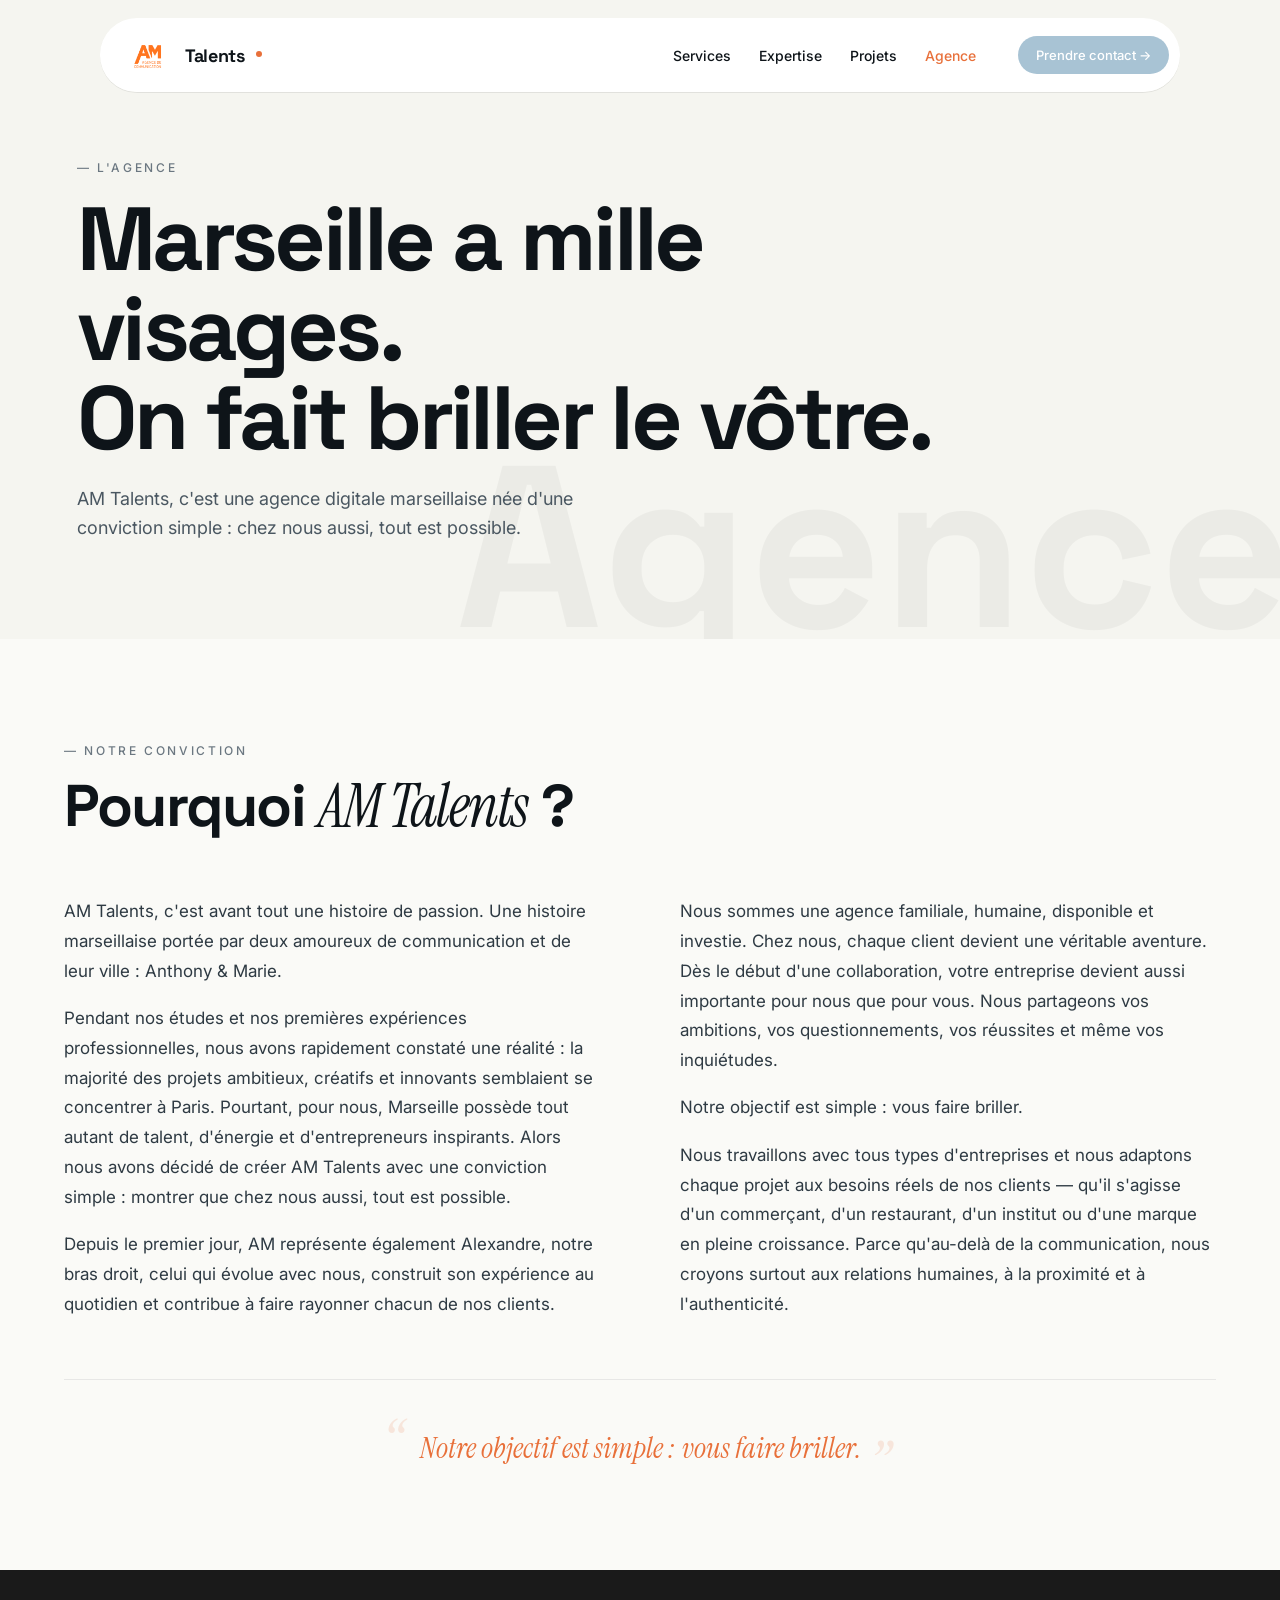
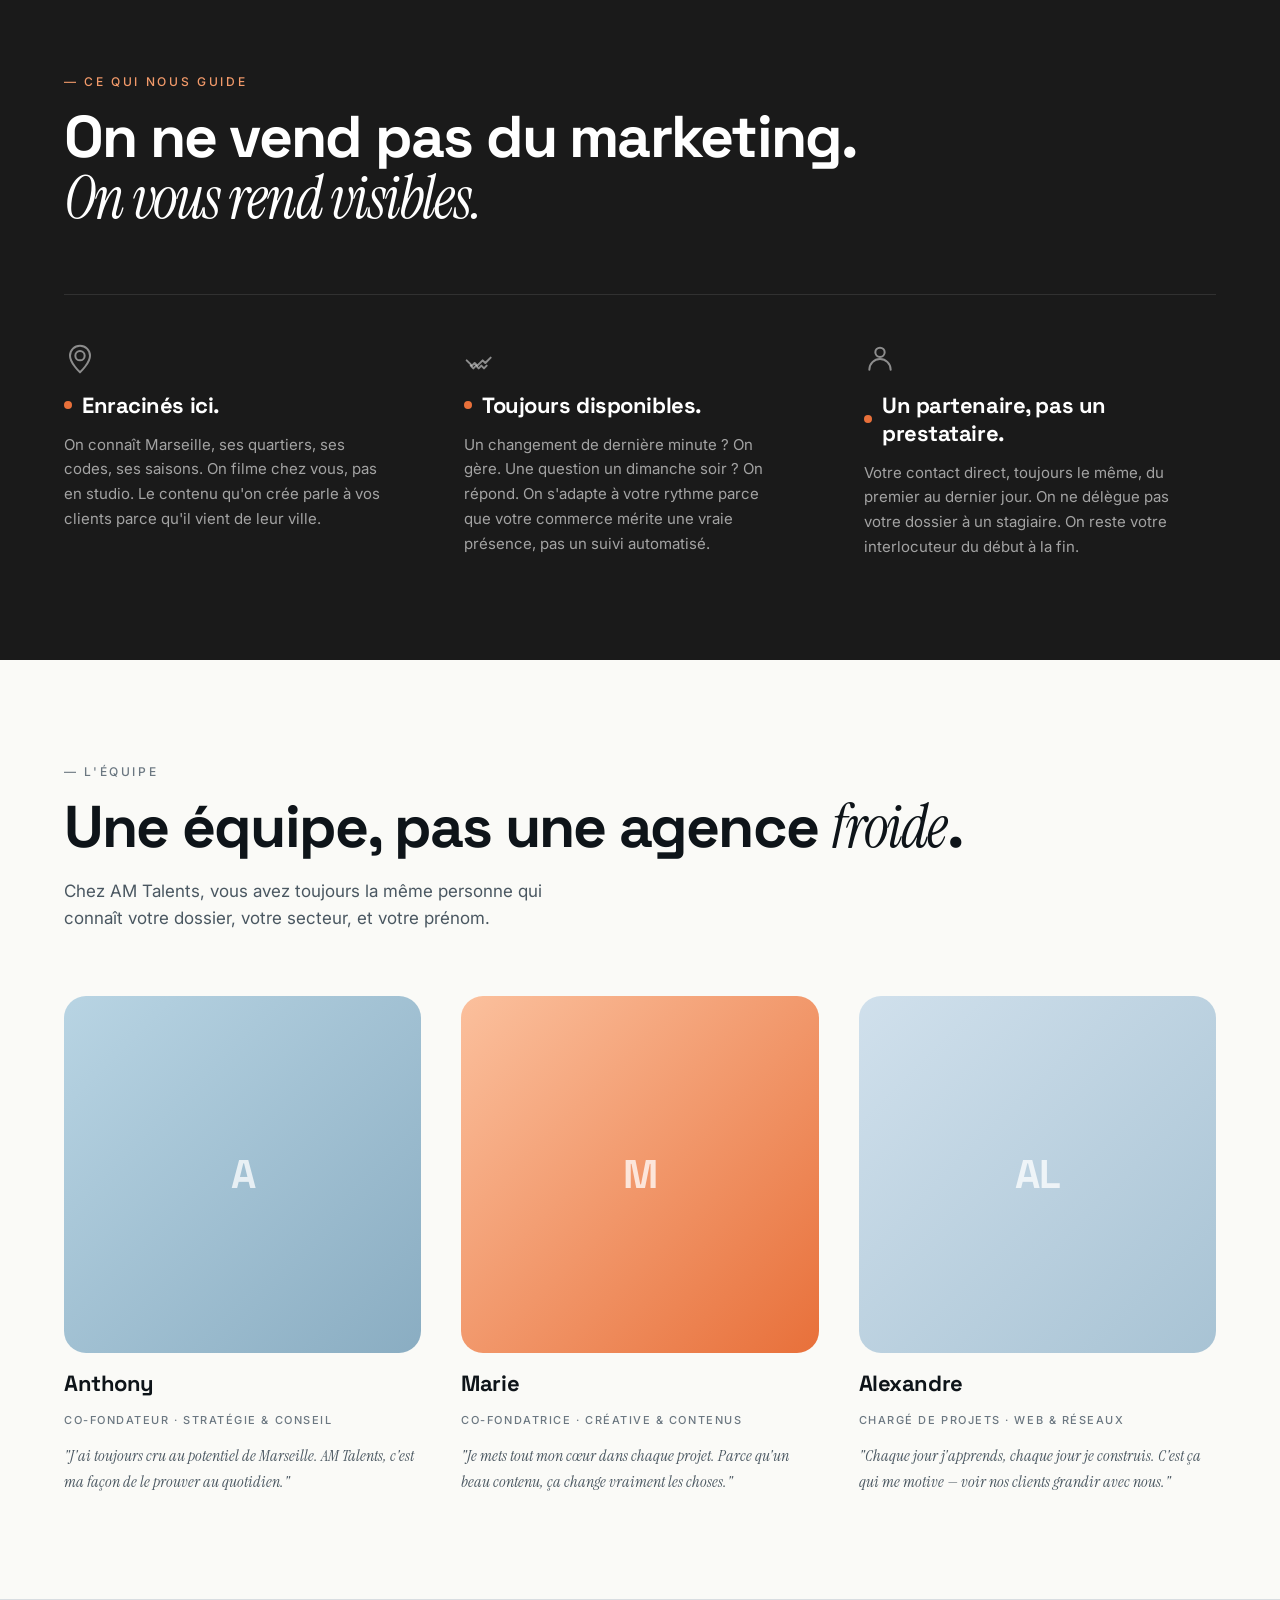
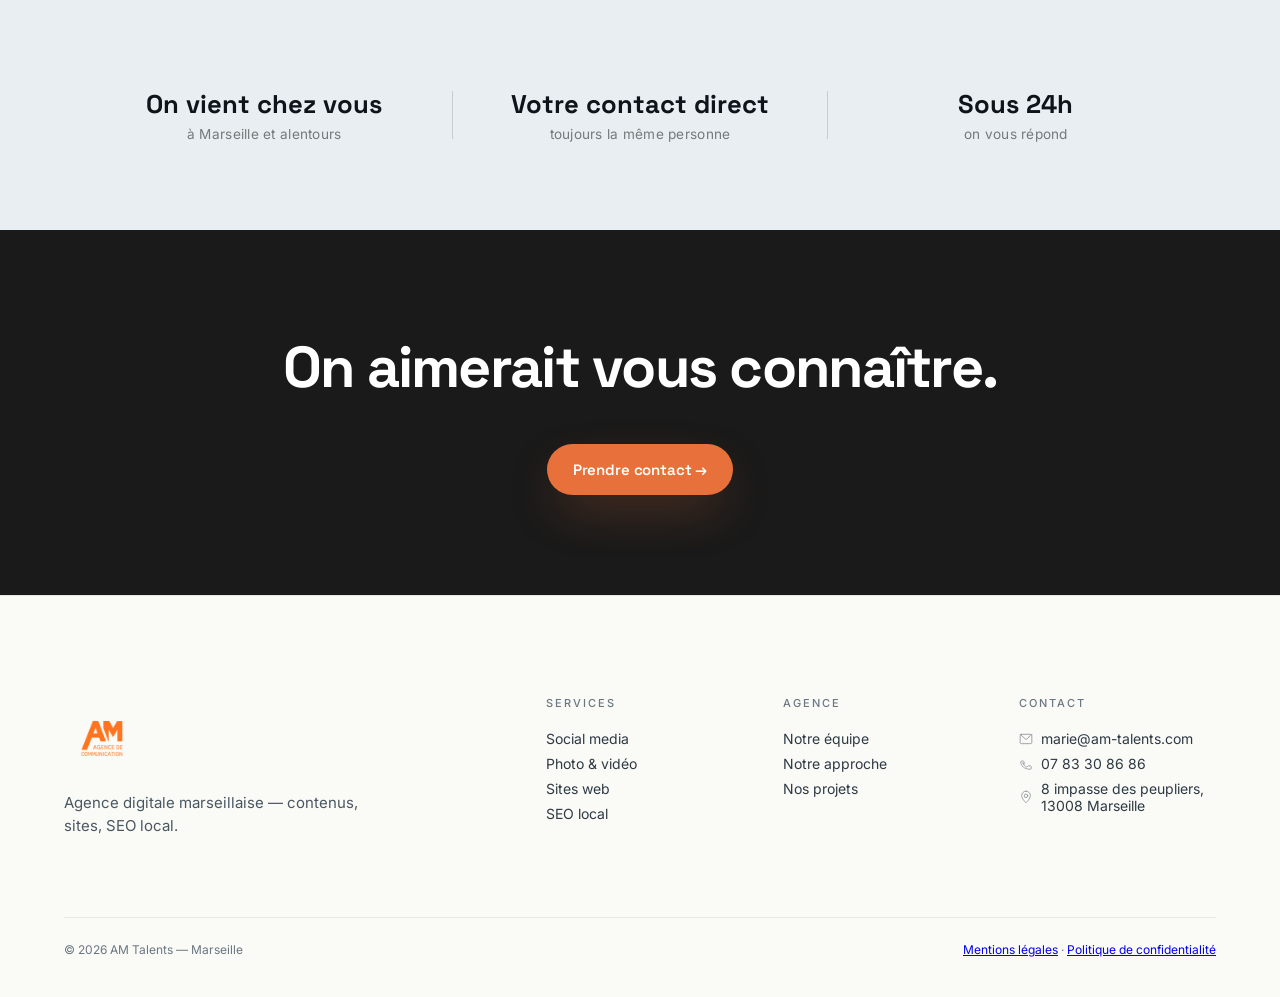
<file: agence.html>
<!DOCTYPE html>
<html lang="fr">
<head>
  <meta charset="UTF-8">
  <meta name="viewport" content="width=device-width, initial-scale=1.0">

  <!-- SEO -->
  <title>L'Agence — AM Talents | Qui sommes-nous ?</title>
  <meta name="description" content="AM Talents, agence digitale née à Marseille. Une équipe proche, investie, qui connaît votre ville et vos clients autant que vous.">
  <meta name="robots" content="index, follow">
  <link rel="canonical" href="https://amtalents.com/agence">
  <link rel="icon" type="image/png" href="./assets/logo_am.png">

  <!-- Open Graph -->
  <meta property="og:type"        content="website">
  <meta property="og:url"         content="https://amtalents.com/agence">
  <meta property="og:title"       content="L'Agence — AM Talents | Marseille">
  <meta property="og:description" content="Une équipe proche, investie, qui connaît votre ville et vos clients autant que vous.">
  <meta property="og:image"       content="https://amtalents.com/og-image.jpg">
  <meta property="og:locale"      content="fr_FR">
  <meta property="og:site_name"   content="AM Talents">

  <!-- Polices Google Fonts -->
  <link rel="preconnect" href="https://fonts.googleapis.com">
  <link rel="preconnect" href="https://fonts.gstatic.com" crossorigin>
  <link href="https://fonts.googleapis.com/css2?family=Space+Grotesk:wght@400;500;600;700&family=Inter:wght@300;400;500;600&family=Instrument+Serif:ital@0;1&display=swap" rel="stylesheet">

  <!-- Feuilles de style -->
  <link rel="stylesheet" href="./css/main.css">
  <link rel="stylesheet" href="./css/animations.css">
  <link rel="stylesheet" href="./css/layout.css">
  <link rel="stylesheet" href="./css/stats.css">
  <link rel="stylesheet" href="./css/pages.css">
</head>

<body>

  <!-- NAV -->
  <nav class="am-nav am-nav--static" id="am-nav" aria-label="Navigation principale">
    <a href="/" class="am-nav__brand" aria-label="AM Talents — accueil">
      <img src="./assets/logo_am.png" alt="AM Talents" class="am-nav__logo-img">
      <span class="am-nav__word">Talents</span>
      <span class="am-nav__dot" aria-hidden="true"></span>
    </a>
    <div class="am-nav__links">
      <a href="services">Services</a>
      <a href="expertise">Expertise</a>
      <a href="projets">Projets</a>
      <a href="agence" class="am-nav__link--active">Agence</a>
    </div>
    <a href="contact" class="am-nav__cta">Prendre contact →</a>
    <button class="am-nav__burger" aria-label="Menu" aria-expanded="false">
      <span></span>
      <span></span>
      <span></span>
    </button>
  </nav>

  <div class="am-nav__mobile" aria-hidden="true">
    <button class="am-nav__mobile-close" aria-label="Fermer le menu">✕</button>
    <div class="am-nav__mobile-links">
      <a href="/services">Services</a>
      <a href="/expertise">Expertise</a>
      <a href="/projets">Projets</a>
      <a href="/agence">Agence</a>
      <a href="/contact" class="am-nav__mobile-cta">Prendre contact →</a>
    </div>
  </div>

  <main>

    <!-- HERO SECONDAIRE -->
    <section class="am-page-hero" data-watermark="Agence" aria-labelledby="agence-hero-title">
      <span class="am-page-hero__badge">— L'agence</span>
      <h1 class="am-page-hero__title" id="agence-hero-title">
        Marseille a mille visages.<br>On fait briller le vôtre.
      </h1>
      <p class="am-page-hero__sub">
        AM Talents, c'est une agence digitale marseillaise née d'une conviction simple&nbsp;:
        chez nous aussi, tout est possible.
      </p>
    </section>

    <!-- MANIFESTE -->
    <section class="am-manifesto" aria-labelledby="manifesto-title">
      <div class="am-manifesto__head">
        <span class="am-eyebrow">— Notre conviction</span>
        <h2 class="am-h2" id="manifesto-title">
          Pourquoi <span class="am-serif-italic">AM Talents</span> ?
        </h2>
      </div>
      <div class="am-manifesto__grid" data-reveal>
        <div class="am-manifesto__col">
          <p>AM Talents, c'est avant tout une histoire de passion. Une histoire marseillaise
          portée par deux amoureux de communication et de leur ville&nbsp;: Anthony &amp; Marie.</p>
          <p>Pendant nos études et nos premières expériences professionnelles, nous avons rapidement
          constaté une réalité&nbsp;: la majorité des projets ambitieux, créatifs et innovants
          semblaient se concentrer à Paris. Pourtant, pour nous, Marseille possède tout autant
          de talent, d'énergie et d'entrepreneurs inspirants. Alors nous avons décidé de créer
          AM Talents avec une conviction simple&nbsp;: montrer que chez nous aussi, tout est possible.</p>
          <p>Depuis le premier jour, AM représente également Alexandre, notre bras droit, celui
          qui évolue avec nous, construit son expérience au quotidien et contribue à faire
          rayonner chacun de nos clients.</p>
        </div>
        <div class="am-manifesto__col">
          <p>Nous sommes une agence familiale, humaine, disponible et investie. Chez nous, chaque
          client devient une véritable aventure. Dès le début d'une collaboration, votre entreprise
          devient aussi importante pour nous que pour vous. Nous partageons vos ambitions, vos
          questionnements, vos réussites et même vos inquiétudes.</p>
          <p>Notre objectif est simple&nbsp;: vous faire briller.</p>
          <p>Nous travaillons avec tous types d'entreprises et nous adaptons chaque projet
          aux besoins réels de nos clients — qu'il s'agisse d'un commerçant, d'un restaurant,
          d'un institut ou d'une marque en pleine croissance. Parce qu'au-delà de la communication,
          nous croyons surtout aux relations humaines, à la proximité et à l'authenticité.</p>
        </div>
      </div>

      <figure class="am-manifesto__pull-quote" data-reveal>
        <blockquote>
          Notre objectif est simple&nbsp;: vous faire briller.
        </blockquote>
      </figure>
    </section>

    <!-- VALEURS — 3 piliers enrichis -->
    <section id="expertise" class="am-values am-values--dark" aria-labelledby="values-title">
      <div class="am-values__head">
        <span class="am-eyebrow">— Ce qui nous guide</span>
        <h2 class="am-h2" id="values-title">
          On ne vend pas du marketing.<br>
          <span class="am-serif-italic">On vous rend visibles.</span>
        </h2>
      </div>
      <div class="am-values__grid">

        <div class="am-value-card" data-reveal>
          <div class="am-value-card__icon" aria-hidden="true">
            <!-- Icône pin / local -->
            <svg width="32" height="32" viewBox="0 0 24 24" fill="none" stroke="currentColor" stroke-width="1.5" stroke-linecap="round" stroke-linejoin="round">
              <circle cx="12" cy="9.5" r="3.5"/>
              <path d="M12 2C7.86 2 4.5 5.36 4.5 9.5c0 5.5 7.5 12.5 7.5 12.5s7.5-7 7.5-12.5C19.5 5.36 16.14 2 12 2z"/>
            </svg>
          </div>
          <h3 class="am-value-card__title">
            <span class="am-value-card__dot" aria-hidden="true"></span>
            Enracinés ici.
          </h3>
          <p class="am-value-card__desc">
            On connaît Marseille, ses quartiers, ses codes, ses saisons. On filme chez vous,
            pas en studio. Le contenu qu'on crée parle à vos clients parce qu'il vient de leur ville.
          </p>
        </div>

        <div class="am-value-card" data-reveal data-reveal-delay="200">
          <div class="am-value-card__icon" aria-hidden="true">
            <!-- Icône proches / poignée de main simplifiée -->
            <svg width="32" height="32" viewBox="0 0 24 24" fill="none" stroke="currentColor" stroke-width="1.5" stroke-linecap="round" stroke-linejoin="round">
              <path d="M2 13l4 4 2-2m0 0l2 2 4-4m0 0l2 2 4-4"/>
              <path d="M5 17l2 2 2-2 2 2 2-2 2 2 2-2"/>
            </svg>
          </div>
          <h3 class="am-value-card__title">
            <span class="am-value-card__dot" aria-hidden="true"></span>
            Toujours disponibles.
          </h3>
          <p class="am-value-card__desc">
            Un changement de dernière minute&nbsp;? On gère. Une question un dimanche soir&nbsp;?
            On répond. On s'adapte à votre rythme parce que votre commerce mérite une vraie
            présence, pas un suivi automatisé.
          </p>
        </div>

        <div class="am-value-card" data-reveal data-reveal-delay="400">
          <div class="am-value-card__icon" aria-hidden="true">
            <!-- Icône personne / humain -->
            <svg width="32" height="32" viewBox="0 0 24 24" fill="none" stroke="currentColor" stroke-width="1.5" stroke-linecap="round" stroke-linejoin="round">
              <circle cx="12" cy="7" r="3.5"/>
              <path d="M4 20c0-4.42 3.58-8 8-8s8 3.58 8 8"/>
            </svg>
          </div>
          <h3 class="am-value-card__title">
            <span class="am-value-card__dot" aria-hidden="true"></span>
            Un partenaire, pas un prestataire.
          </h3>
          <p class="am-value-card__desc">
            Votre contact direct, toujours le même, du premier au dernier jour. On ne délègue
            pas votre dossier à un stagiaire. On reste votre interlocuteur du début à la fin.
          </p>
        </div>

      </div>
    </section>

    <!-- ÉQUIPE -->
    <section class="am-team" aria-labelledby="team-title">
      <div class="am-team__head">
        <span class="am-eyebrow">— L'équipe</span>
        <h2 class="am-h2" id="team-title">Une équipe, pas une agence <span class="am-serif-italic">froide</span>.</h2>
      </div>
      <p class="am-team__intro">
        Chez AM Talents, vous avez toujours la même personne qui connaît votre dossier,
        votre secteur, et votre prénom.
      </p>
      <div class="am-team__grid">

        <div class="am-team-card" data-reveal>
          <div class="am-team-card__photo am-team-card__photo--a" aria-hidden="true">A</div>
          <h3 class="am-team-card__name">Anthony</h3>
          <p class="am-team-card__role">Co-fondateur · Stratégie &amp; Conseil</p>
          <p class="am-team-card__bio">
            "J'ai toujours cru au potentiel de Marseille. AM Talents, c'est ma façon
            de le prouver au quotidien."
          </p>
        </div>

        <div class="am-team-card" data-reveal>
          <div class="am-team-card__photo am-team-card__photo--b" aria-hidden="true">M</div>
          <h3 class="am-team-card__name">Marie</h3>
          <p class="am-team-card__role">Co-fondatrice · Créative &amp; Contenus</p>
          <p class="am-team-card__bio">
            "Je mets tout mon cœur dans chaque projet. Parce qu'un beau contenu,
            ça change vraiment les choses."
          </p>
        </div>

        <div class="am-team-card" data-reveal>
          <div class="am-team-card__photo am-team-card__photo--c" aria-hidden="true">AL</div>
          <h3 class="am-team-card__name">Alexandre</h3>
          <p class="am-team-card__role">Chargé de projets · Web &amp; Réseaux</p>
          <p class="am-team-card__bio">
            "Chaque jour j'apprends, chaque jour je construis. C'est ça qui me motive —
            voir nos clients grandir avec nous."
          </p>
        </div>

      </div>
    </section>

    <!-- ENGAGEMENTS -->
    <div class="am-engagements">
      <div class="am-engagement">
        <div class="am-engagement__title">On vient chez vous</div>
        <div class="am-engagement__sub">à Marseille et alentours</div>
      </div>
      <div class="am-engagement__sep" aria-hidden="true"></div>
      <div class="am-engagement">
        <div class="am-engagement__title">Votre contact direct</div>
        <div class="am-engagement__sub">toujours la même personne</div>
      </div>
      <div class="am-engagement__sep" aria-hidden="true"></div>
      <div class="am-engagement">
        <div class="am-engagement__title">Sous 24h</div>
        <div class="am-engagement__sub">on vous répond</div>
      </div>
    </div>

    <!-- CTA FINAL -->
    <section class="am-cta-dark" aria-label="Prendre contact">
      <h2 class="am-cta-dark__title">On aimerait vous connaître.</h2>
      <a href="contact" class="am-btn am-btn--primary">Prendre contact →</a>
    </section>

  </main>

  <!-- FOOTER -->
  <footer class="am-footer" aria-label="Pied de page AM Talents">
    <div class="am-footer__top">
      <div class="am-footer__brand">
        <img src="./assets/logo_am.png" alt="AM Talents" class="am-footer__logo-img">
        <p>Agence digitale marseillaise — contenus, sites, SEO local.</p>
      </div>
      <div class="am-footer__cols">
        <div>
          <div class="am-footer__h">Services</div>
          <a href="services#social-media">Social media</a>
          <a href="services#photo-video">Photo &amp; vidéo</a>
          <a href="services#sites-web">Sites web</a>
          <a href="services#seo-local">SEO local</a>
        </div>
        <div>
          <div class="am-footer__h">Agence</div>
          <a href="agence">Notre équipe</a>
          <a href="expertise">Notre approche</a>
          <a href="projets">Nos projets</a>
        </div>
        <div>
          <div class="am-footer__h">Contact</div>
          <a href="mailto:marie@am-talents.com" class="am-footer__contact-link"><svg width="14" height="14" viewBox="0 0 24 24" fill="none" stroke="currentColor" stroke-width="1.5" stroke-linecap="round" stroke-linejoin="round" aria-hidden="true"><rect x="2" y="4" width="20" height="16" rx="2"/><polyline points="2,4 12,13 22,4"/></svg>marie@am-talents.com</a>
          <a href="tel:0783308686" class="am-footer__contact-link"><svg width="14" height="14" viewBox="0 0 24 24" fill="none" stroke="currentColor" stroke-width="1.5" stroke-linecap="round" stroke-linejoin="round" aria-hidden="true"><path d="M6.6 10.8c1.4 2.8 3.8 5.1 6.6 6.6l2.2-2.2c.27-.27.68-.35 1.02-.22 1.09.4 2.27.62 3.52.62.55 0 1 .45 1 1V20c0 .55-.45 1-1 1C8.82 21 3 15.18 3 8c0-.55.45-1 1-1h3.5c.55 0 1 .45 1 1 0 1.25.2 2.45.57 3.57.11.35.03.74-.22 1.01L6.6 10.8z"/></svg>07 83 30 86 86</a>
          <a href="contact" class="am-footer__contact-link"><svg width="14" height="14" viewBox="0 0 24 24" fill="none" stroke="currentColor" stroke-width="1.5" stroke-linecap="round" stroke-linejoin="round" aria-hidden="true"><circle cx="12" cy="10" r="3"/><path d="M12 2C7.86 2 4.5 5.36 4.5 9.5c0 5.5 7.5 12.5 7.5 12.5s7.5-7 7.5-12.5C19.5 5.36 16.14 2 12 2z"/></svg>8 impasse des peupliers, 13008 Marseille</a>
        </div>
      </div>
    </div>
    <div class="am-footer__bottom">
      <span>© 2026 AM Talents — Marseille</span>
      <span><a href="/mentions-legales">Mentions légales</a> · <a href="/politique-de-confidentialite">Politique de confidentialité</a></span>
    </div>
  </footer>

  <!-- JS -->
  <script type="module" src="./js/main.js"></script>

</body>
</html>
</file>
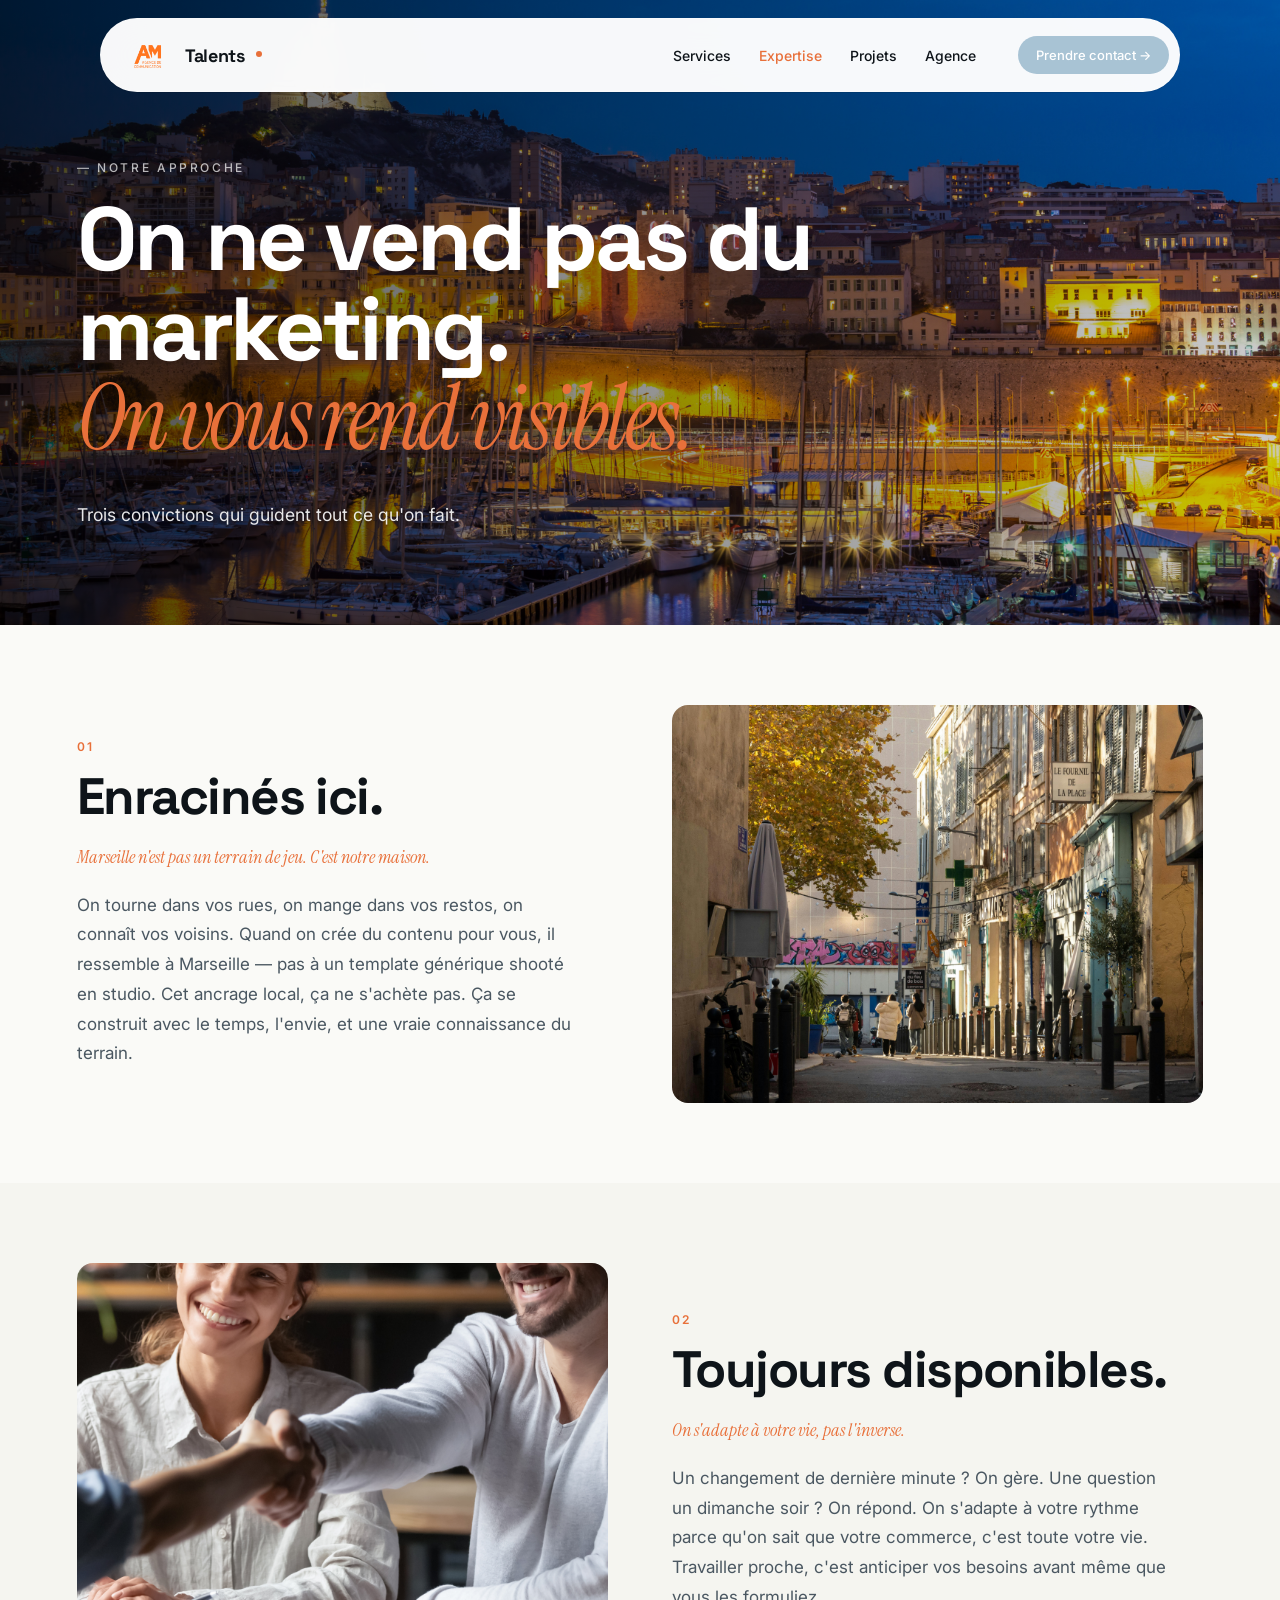
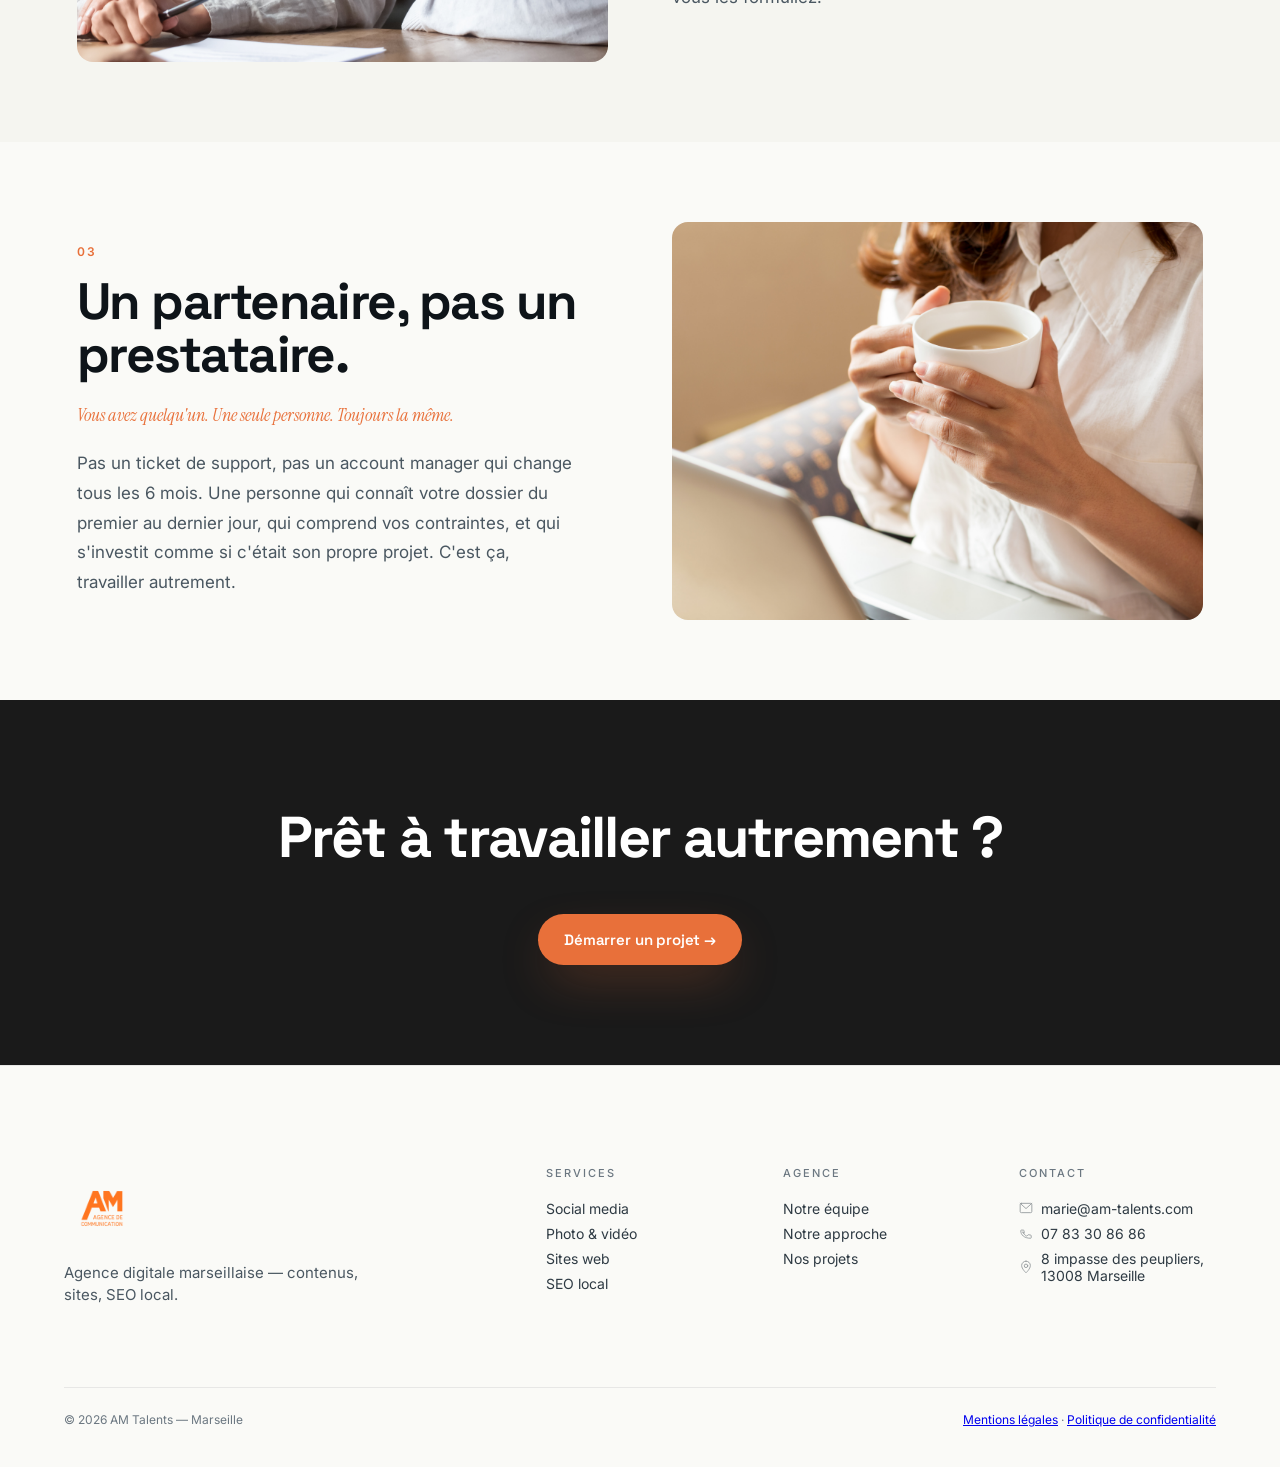
<file: expertise.html>
<!DOCTYPE html>
<html lang="fr">
<head>
  <meta charset="UTF-8">
  <meta name="viewport" content="width=device-width, initial-scale=1.0">

  <!-- SEO -->
  <title>Notre Approche — AM Talents | Agence Digitale Marseille</title>
  <meta name="description" content="Local, proches, humains. AM Talents accompagne les commerces marseillais avec une approche de proximité unique. Trois convictions qui guident tout ce qu'on fait.">
  <meta name="robots" content="index, follow">
  <link rel="canonical" href="https://amtalents.com/expertise">
  <link rel="icon" type="image/png" href="./assets/logo_am.png">

  <!-- Open Graph -->
  <meta property="og:type"        content="website">
  <meta property="og:url"         content="https://amtalents.com/expertise">
  <meta property="og:title"       content="Notre Approche — AM Talents | Marseille">
  <meta property="og:description" content="Local, proches, humains. Trois convictions qui guident chaque projet qu'on accompagne.">
  <meta property="og:image"       content="https://amtalents.com/og-image.jpg">
  <meta property="og:locale"      content="fr_FR">
  <meta property="og:site_name"   content="AM Talents">

  <!-- Polices Google Fonts -->
  <link rel="preconnect" href="https://fonts.googleapis.com">
  <link rel="preconnect" href="https://fonts.gstatic.com" crossorigin>
  <link href="https://fonts.googleapis.com/css2?family=Space+Grotesk:wght@400;500;600;700&family=Inter:wght@300;400;500;600&family=Instrument+Serif:ital@0;1&display=swap" rel="stylesheet">

  <!-- Feuilles de style -->
  <link rel="stylesheet" href="./css/main.css">
  <link rel="stylesheet" href="./css/animations.css">
  <link rel="stylesheet" href="./css/layout.css">
  <link rel="stylesheet" href="./css/pages.css">
</head>

<body>

  <!-- NAV -->
  <nav class="am-nav am-nav--static" id="am-nav" aria-label="Navigation principale">
    <a href="/" class="am-nav__brand" aria-label="AM Talents — accueil">
      <img src="./assets/logo_am.png" alt="AM Talents" class="am-nav__logo-img">
      <span class="am-nav__word">Talents</span>
      <span class="am-nav__dot" aria-hidden="true"></span>
    </a>
    <div class="am-nav__links">
      <a href="services">Services</a>
      <a href="expertise" class="am-nav__link--active">Expertise</a>
      <a href="projets">Projets</a>
      <a href="agence">Agence</a>
    </div>
    <a href="contact" class="am-nav__cta">Prendre contact →</a>
    <button class="am-nav__burger" aria-label="Menu" aria-expanded="false">
      <span></span>
      <span></span>
      <span></span>
    </button>
  </nav>

  <div class="am-nav__mobile" aria-hidden="true">
    <button class="am-nav__mobile-close" aria-label="Fermer le menu">✕</button>
    <div class="am-nav__mobile-links">
      <a href="/services">Services</a>
      <a href="/expertise">Expertise</a>
      <a href="/projets">Projets</a>
      <a href="/agence">Agence</a>
      <a href="/contact" class="am-nav__mobile-cta">Prendre contact →</a>
    </div>
  </div>

  <main>

    <!-- HERO SECONDAIRE -->
    <section class="am-page-hero am-page-hero--photo" data-watermark="Approche" aria-labelledby="expertise-hero-title">
      <img src="./assets/header_expertise.png" alt="Marseille — AM Talents" class="am-page-hero__bg">
      <span class="am-page-hero__badge">— Notre approche</span>
      <h1 class="am-page-hero__title" id="expertise-hero-title">
        On ne vend pas du marketing.<br>
        <span class="am-serif-italic">On vous rend visibles.</span>
      </h1>
      <p class="am-page-hero__sub">
        Trois convictions qui guident tout ce qu'on fait.
      </p>
    </section>

    <!-- PILIERS ALTERNÉS -->
    <section class="am-expertise-detail" aria-label="Nos trois piliers">

      <!-- 01 — LOCAL -->
      <div class="am-expertise-detail__row am-expertise-block" data-num="01" data-reveal>
        <div class="am-expertise-detail__content">
          <span class="am-expertise-detail__num">01</span>
          <h2 class="am-expertise-detail__title">Enracinés ici.</h2>
          <p class="am-expertise-detail__tagline">
            Marseille n'est pas un terrain de jeu. C'est notre maison.
          </p>
          <p class="am-expertise-detail__text">
            On tourne dans vos rues, on mange dans vos restos, on connaît vos voisins.
            Quand on crée du contenu pour vous, il ressemble à Marseille —
            pas à un template générique shooté en studio.
            Cet ancrage local, ça ne s'achète pas.
            Ça se construit avec le temps, l'envie, et une vraie connaissance du terrain.
          </p>
        </div>
        <div class="am-expertise-block__visual">
          <img src="./assets/photo_expertise_1.png" alt="Marseille locale — AM Talents">
        </div>
      </div>

      <!-- 02 — PROCHES -->
      <div class="am-expertise-detail__row am-expertise-block" data-num="02" data-reveal>
        <div class="am-expertise-block__visual">
          <img src="./assets/photo_expertise_2.png" alt="Proximité client — AM Talents">
        </div>
        <div class="am-expertise-detail__content">
          <span class="am-expertise-detail__num">02</span>
          <h2 class="am-expertise-detail__title">Toujours disponibles.</h2>
          <p class="am-expertise-detail__tagline">
            On s'adapte à votre vie, pas l'inverse.
          </p>
          <p class="am-expertise-detail__text">
            Un changement de dernière minute&nbsp;? On gère.
            Une question un dimanche soir&nbsp;? On répond.
            On s'adapte à votre rythme parce qu'on sait que votre commerce, c'est toute votre vie.
            Travailler proche, c'est anticiper vos besoins avant même que vous les formuliez.
          </p>
        </div>
      </div>

      <!-- 03 — HUMAIN -->
      <div class="am-expertise-detail__row am-expertise-block" data-num="03" data-reveal>
        <div class="am-expertise-detail__content">
          <span class="am-expertise-detail__num">03</span>
          <h2 class="am-expertise-detail__title">Un partenaire, pas un prestataire.</h2>
          <p class="am-expertise-detail__tagline">
            Vous avez quelqu'un. Une seule personne. Toujours la même.
          </p>
          <p class="am-expertise-detail__text">
            Pas un ticket de support, pas un account manager qui change tous les 6&nbsp;mois.
            Une personne qui connaît votre dossier du premier au dernier jour,
            qui comprend vos contraintes, et qui s'investit comme si c'était son propre projet.
            C'est ça, travailler autrement.
          </p>
        </div>
        <div class="am-expertise-block__visual">
          <img src="./assets/photo_expertise_3.png" alt="Équipe AM Talents">
        </div>
      </div>

    </section>

    <!-- CTA FINAL -->
    <section class="am-cta-dark" aria-label="Démarrer un projet">
      <h2 class="am-cta-dark__title">Prêt à travailler autrement&nbsp;?</h2>
      <a href="contact" class="am-btn am-btn--primary">Démarrer un projet →</a>
    </section>

  </main>

  <!-- FOOTER -->
  <footer class="am-footer" aria-label="Pied de page AM Talents">
    <div class="am-footer__top">
      <div class="am-footer__brand">
        <img src="./assets/logo_am.png" alt="AM Talents" class="am-footer__logo-img">
        <p>Agence digitale marseillaise — contenus, sites, SEO local.</p>
      </div>
      <div class="am-footer__cols">
        <div>
          <div class="am-footer__h">Services</div>
          <a href="services#social-media">Social media</a>
          <a href="services#photo-video">Photo &amp; vidéo</a>
          <a href="services#sites-web">Sites web</a>
          <a href="services#seo-local">SEO local</a>
        </div>
        <div>
          <div class="am-footer__h">Agence</div>
          <a href="agence">Notre équipe</a>
          <a href="expertise">Notre approche</a>
          <a href="projets">Nos projets</a>
        </div>
        <div>
          <div class="am-footer__h">Contact</div>
          <a href="mailto:marie@am-talents.com" class="am-footer__contact-link"><svg width="14" height="14" viewBox="0 0 24 24" fill="none" stroke="currentColor" stroke-width="1.5" stroke-linecap="round" stroke-linejoin="round" aria-hidden="true"><rect x="2" y="4" width="20" height="16" rx="2"/><polyline points="2,4 12,13 22,4"/></svg>marie@am-talents.com</a>
          <a href="tel:0783308686" class="am-footer__contact-link"><svg width="14" height="14" viewBox="0 0 24 24" fill="none" stroke="currentColor" stroke-width="1.5" stroke-linecap="round" stroke-linejoin="round" aria-hidden="true"><path d="M6.6 10.8c1.4 2.8 3.8 5.1 6.6 6.6l2.2-2.2c.27-.27.68-.35 1.02-.22 1.09.4 2.27.62 3.52.62.55 0 1 .45 1 1V20c0 .55-.45 1-1 1C8.82 21 3 15.18 3 8c0-.55.45-1 1-1h3.5c.55 0 1 .45 1 1 0 1.25.2 2.45.57 3.57.11.35.03.74-.22 1.01L6.6 10.8z"/></svg>07 83 30 86 86</a>
          <a href="contact" class="am-footer__contact-link"><svg width="14" height="14" viewBox="0 0 24 24" fill="none" stroke="currentColor" stroke-width="1.5" stroke-linecap="round" stroke-linejoin="round" aria-hidden="true"><circle cx="12" cy="10" r="3"/><path d="M12 2C7.86 2 4.5 5.36 4.5 9.5c0 5.5 7.5 12.5 7.5 12.5s7.5-7 7.5-12.5C19.5 5.36 16.14 2 12 2z"/></svg>8 impasse des peupliers, 13008 Marseille</a>
        </div>
      </div>
    </div>
    <div class="am-footer__bottom">
      <span>© 2026 AM Talents — Marseille</span>
      <span><a href="/mentions-legales">Mentions légales</a> · <a href="/politique-de-confidentialite">Politique de confidentialité</a></span>
    </div>
  </footer>

  <!-- JS -->
  <script type="module" src="./js/main.js"></script>

</body>
</html>
</file>
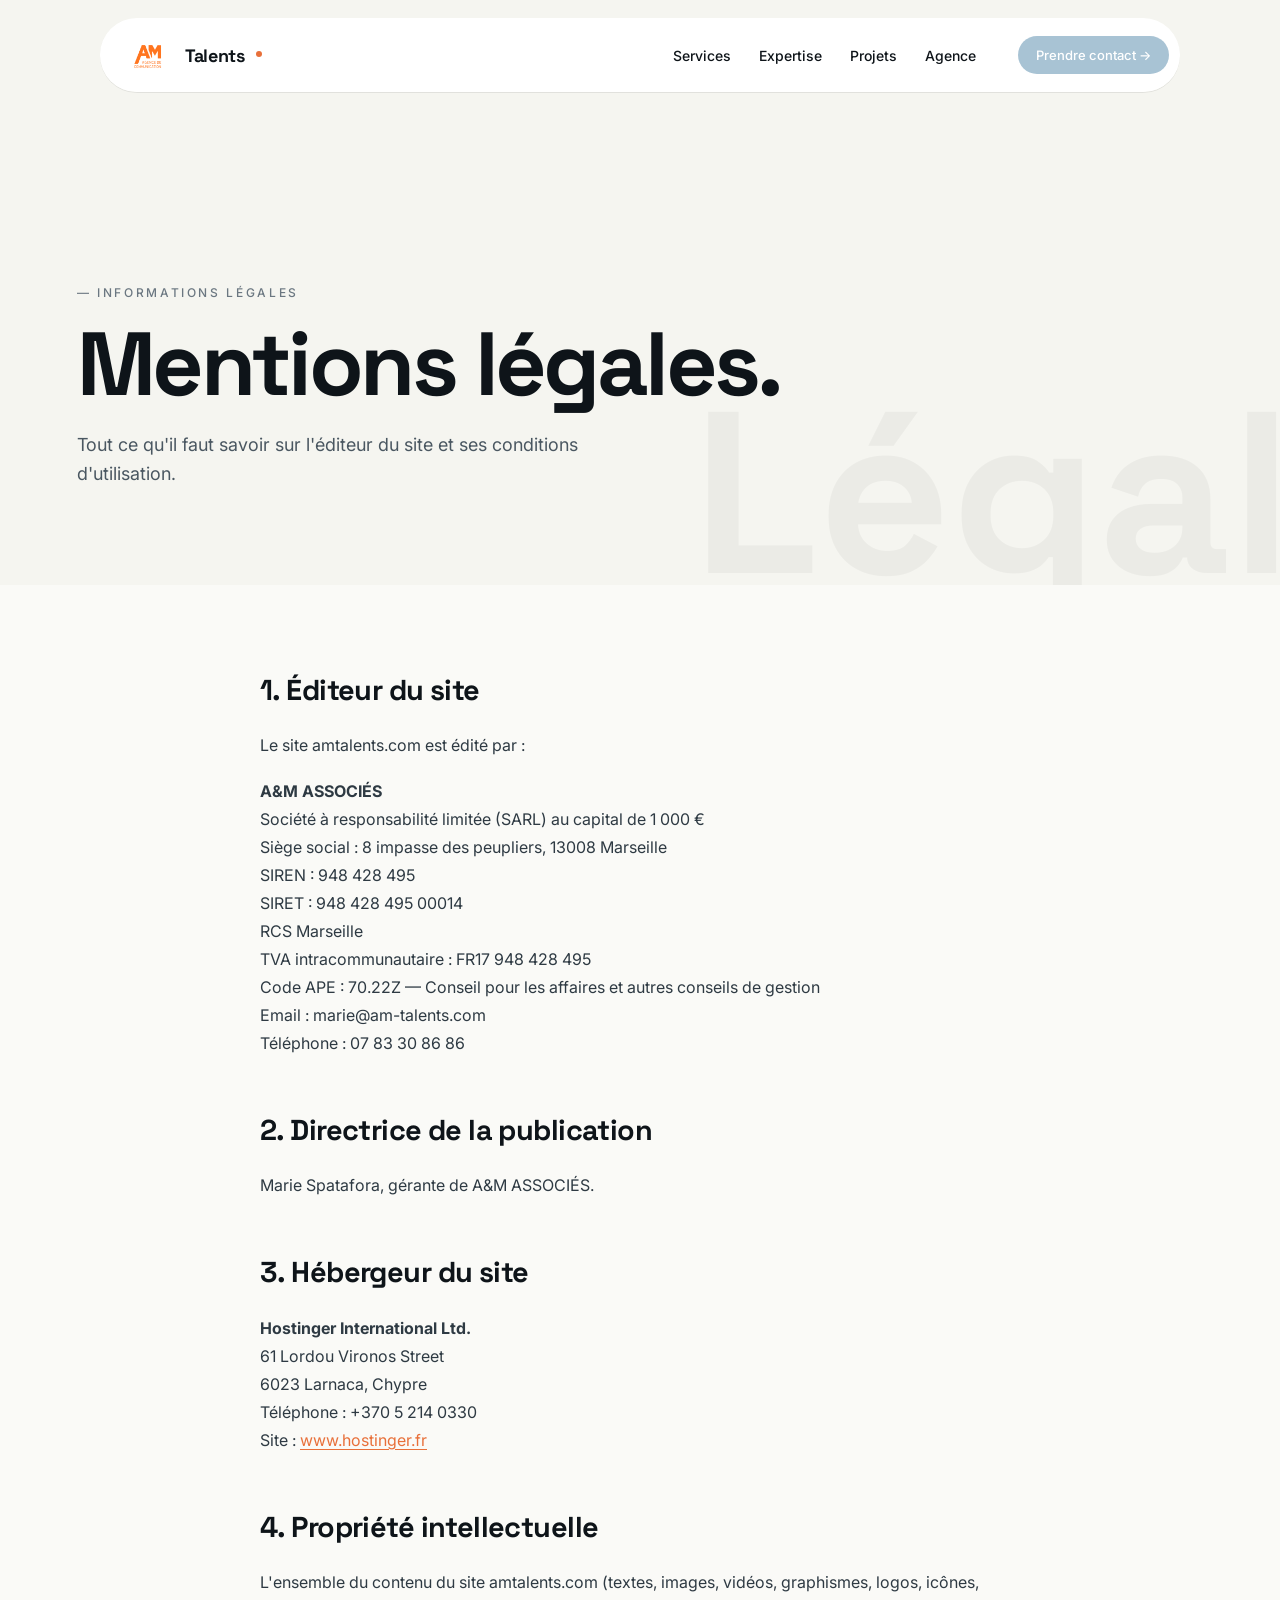
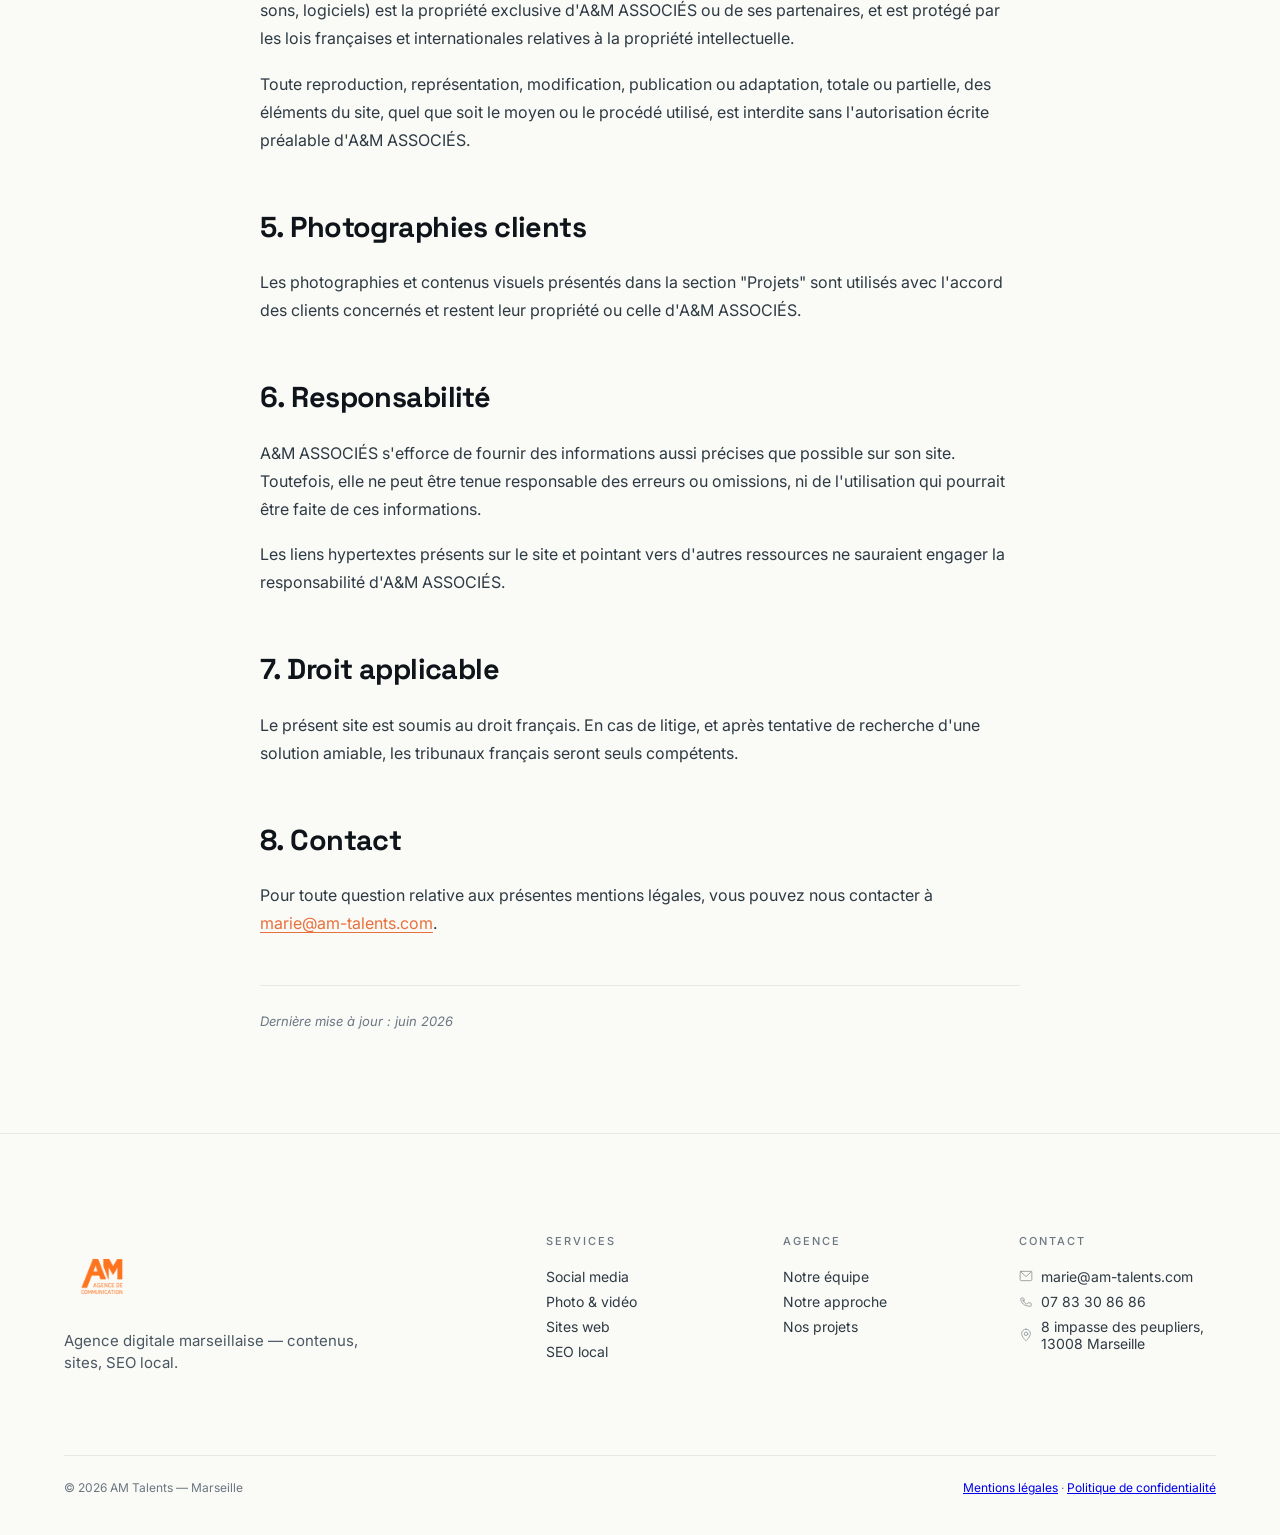
<file: mentions-legales.html>
<!DOCTYPE html>
<html lang="fr">
<head>
  <meta charset="UTF-8">
  <meta name="viewport" content="width=device-width, initial-scale=1.0">

  <!-- SEO -->
  <title>Mentions légales — AM Talents</title>
  <meta name="description" content="Mentions légales du site AM Talents, agence digitale marseillaise. Éditeur, hébergeur et informations légales.">
  <meta name="robots" content="index, follow">
  <link rel="canonical" href="https://amtalents.com/mentions-legales">
  <link rel="icon" type="image/png" href="./assets/logo_am.png">

  <!-- Open Graph -->
  <meta property="og:type"        content="website">
  <meta property="og:url"         content="https://amtalents.com/mentions-legales">
  <meta property="og:title"       content="Mentions légales — AM Talents">
  <meta property="og:description" content="Mentions légales du site AM Talents, agence digitale marseillaise.">
  <meta property="og:image"       content="https://amtalents.com/og-image.jpg">
  <meta property="og:locale"      content="fr_FR">
  <meta property="og:site_name"   content="AM Talents">

  <!-- Polices Google Fonts -->
  <link rel="preconnect" href="https://fonts.googleapis.com">
  <link rel="preconnect" href="https://fonts.gstatic.com" crossorigin>
  <link href="https://fonts.googleapis.com/css2?family=Space+Grotesk:wght@400;500;600;700&family=Inter:wght@300;400;500;600&family=Instrument+Serif:ital@0;1&display=swap" rel="stylesheet">

  <!-- Feuilles de style -->
  <link rel="stylesheet" href="./css/main.css">
  <link rel="stylesheet" href="./css/animations.css">
  <link rel="stylesheet" href="./css/layout.css">
  <link rel="stylesheet" href="./css/pages.css">
</head>

<body>

  <!-- NAV -->
  <nav class="am-nav am-nav--static" id="am-nav" aria-label="Navigation principale">
    <a href="/" class="am-nav__brand" aria-label="AM Talents — accueil">
      <img src="./assets/logo_am.png" alt="AM Talents" class="am-nav__logo-img">
      <span class="am-nav__word">Talents</span>
      <span class="am-nav__dot" aria-hidden="true"></span>
    </a>
    <div class="am-nav__links">
      <a href="services">Services</a>
      <a href="expertise">Expertise</a>
      <a href="projets">Projets</a>
      <a href="agence">Agence</a>
    </div>
    <a href="contact" class="am-nav__cta">Prendre contact →</a>
    <button class="am-nav__burger" aria-label="Menu" aria-expanded="false">
      <span></span>
      <span></span>
      <span></span>
    </button>
  </nav>

  <div class="am-nav__mobile" aria-hidden="true">
    <button class="am-nav__mobile-close" aria-label="Fermer le menu">✕</button>
    <div class="am-nav__mobile-links">
      <a href="/services">Services</a>
      <a href="/expertise">Expertise</a>
      <a href="/projets">Projets</a>
      <a href="/agence">Agence</a>
      <a href="/contact" class="am-nav__mobile-cta">Prendre contact →</a>
    </div>
  </div>

  <main>

    <!-- HERO SECONDAIRE -->
    <section class="am-page-hero" data-watermark="Légal" aria-labelledby="legal-hero-title">
      <span class="am-page-hero__badge">— Informations légales</span>
      <h1 class="am-page-hero__title" id="legal-hero-title">
        Mentions légales.
      </h1>
      <p class="am-page-hero__sub">
        Tout ce qu'il faut savoir sur l'éditeur du site et ses conditions d'utilisation.
      </p>
    </section>

    <!-- CONTENU LÉGAL -->
    <section class="am-legal" aria-labelledby="legal-hero-title">
      <div class="am-legal__inner">

        <h2>1. Éditeur du site</h2>
        <p>Le site amtalents.com est édité par :</p>
        <p>
          <strong>A&amp;M ASSOCIÉS</strong><br>
          Société à responsabilité limitée (SARL) au capital de 1 000 €<br>
          Siège social : 8 impasse des peupliers, 13008 Marseille<br>
          SIREN : 948 428 495<br>
          SIRET : 948 428 495 00014<br>
          RCS Marseille<br>
          TVA intracommunautaire : FR17 948 428 495<br>
          Code APE : 70.22Z — Conseil pour les affaires et autres conseils de gestion<br>
          Email : marie@am-talents.com<br>
          Téléphone : 07 83 30 86 86
        </p>

        <h2>2. Directrice de la publication</h2>
        <p>Marie Spatafora, gérante de A&amp;M ASSOCIÉS.</p>

        <h2>3. Hébergeur du site</h2>
        <p>
          <strong>Hostinger International Ltd.</strong><br>
          61 Lordou Vironos Street<br>
          6023 Larnaca, Chypre<br>
          Téléphone : +370 5 214 0330<br>
          Site : <a href="https://www.hostinger.fr" target="_blank" rel="noopener">www.hostinger.fr</a>
        </p>

        <h2>4. Propriété intellectuelle</h2>
        <p>L'ensemble du contenu du site amtalents.com (textes, images, vidéos, graphismes, logos, icônes,
        sons, logiciels) est la propriété exclusive d'A&amp;M ASSOCIÉS ou de ses partenaires, et est protégé
        par les lois françaises et internationales relatives à la propriété intellectuelle.</p>
        <p>Toute reproduction, représentation, modification, publication ou adaptation, totale ou partielle,
        des éléments du site, quel que soit le moyen ou le procédé utilisé, est interdite sans l'autorisation
        écrite préalable d'A&amp;M ASSOCIÉS.</p>

        <h2>5. Photographies clients</h2>
        <p>Les photographies et contenus visuels présentés dans la section "Projets" sont utilisés avec
        l'accord des clients concernés et restent leur propriété ou celle d'A&amp;M ASSOCIÉS.</p>

        <h2>6. Responsabilité</h2>
        <p>A&amp;M ASSOCIÉS s'efforce de fournir des informations aussi précises que possible sur son site.
        Toutefois, elle ne peut être tenue responsable des erreurs ou omissions, ni de l'utilisation qui
        pourrait être faite de ces informations.</p>
        <p>Les liens hypertextes présents sur le site et pointant vers d'autres ressources ne sauraient
        engager la responsabilité d'A&amp;M ASSOCIÉS.</p>

        <h2>7. Droit applicable</h2>
        <p>Le présent site est soumis au droit français. En cas de litige, et après tentative de recherche
        d'une solution amiable, les tribunaux français seront seuls compétents.</p>

        <h2>8. Contact</h2>
        <p>Pour toute question relative aux présentes mentions légales, vous pouvez nous contacter à
        <a href="mailto:marie@am-talents.com">marie@am-talents.com</a>.</p>

        <span class="am-legal__updated">
          Dernière mise à jour : juin 2026
        </span>

      </div>
    </section>

  </main>

  <!-- FOOTER -->
  <footer class="am-footer" aria-label="Pied de page AM Talents">
    <div class="am-footer__top">
      <div class="am-footer__brand">
        <img src="./assets/logo_am.png" alt="AM Talents" class="am-footer__logo-img">
        <p>Agence digitale marseillaise — contenus, sites, SEO local.</p>
      </div>
      <div class="am-footer__cols">
        <div>
          <div class="am-footer__h">Services</div>
          <a href="services#social-media">Social media</a>
          <a href="services#photo-video">Photo &amp; vidéo</a>
          <a href="services#sites-web">Sites web</a>
          <a href="services#seo-local">SEO local</a>
        </div>
        <div>
          <div class="am-footer__h">Agence</div>
          <a href="agence">Notre équipe</a>
          <a href="expertise">Notre approche</a>
          <a href="projets">Nos projets</a>
        </div>
        <div>
          <div class="am-footer__h">Contact</div>
          <a href="mailto:marie@am-talents.com" class="am-footer__contact-link"><svg width="14" height="14" viewBox="0 0 24 24" fill="none" stroke="currentColor" stroke-width="1.5" stroke-linecap="round" stroke-linejoin="round" aria-hidden="true"><rect x="2" y="4" width="20" height="16" rx="2"/><polyline points="2,4 12,13 22,4"/></svg>marie@am-talents.com</a>
          <a href="tel:0783308686" class="am-footer__contact-link"><svg width="14" height="14" viewBox="0 0 24 24" fill="none" stroke="currentColor" stroke-width="1.5" stroke-linecap="round" stroke-linejoin="round" aria-hidden="true"><path d="M6.6 10.8c1.4 2.8 3.8 5.1 6.6 6.6l2.2-2.2c.27-.27.68-.35 1.02-.22 1.09.4 2.27.62 3.52.62.55 0 1 .45 1 1V20c0 .55-.45 1-1 1C8.82 21 3 15.18 3 8c0-.55.45-1 1-1h3.5c.55 0 1 .45 1 1 0 1.25.2 2.45.57 3.57.11.35.03.74-.22 1.01L6.6 10.8z"/></svg>07 83 30 86 86</a>
          <a href="contact" class="am-footer__contact-link"><svg width="14" height="14" viewBox="0 0 24 24" fill="none" stroke="currentColor" stroke-width="1.5" stroke-linecap="round" stroke-linejoin="round" aria-hidden="true"><circle cx="12" cy="10" r="3"/><path d="M12 2C7.86 2 4.5 5.36 4.5 9.5c0 5.5 7.5 12.5 7.5 12.5s7.5-7 7.5-12.5C19.5 5.36 16.14 2 12 2z"/></svg>8 impasse des peupliers, 13008 Marseille</a>
        </div>
      </div>
    </div>
    <div class="am-footer__bottom">
      <span>© 2026 AM Talents — Marseille</span>
      <span><a href="/mentions-legales">Mentions légales</a> · <a href="/politique-de-confidentialite">Politique de confidentialité</a></span>
    </div>
  </footer>

  <!-- JS -->
  <script type="module" src="./js/main.js"></script>

</body>
</html>
</file>
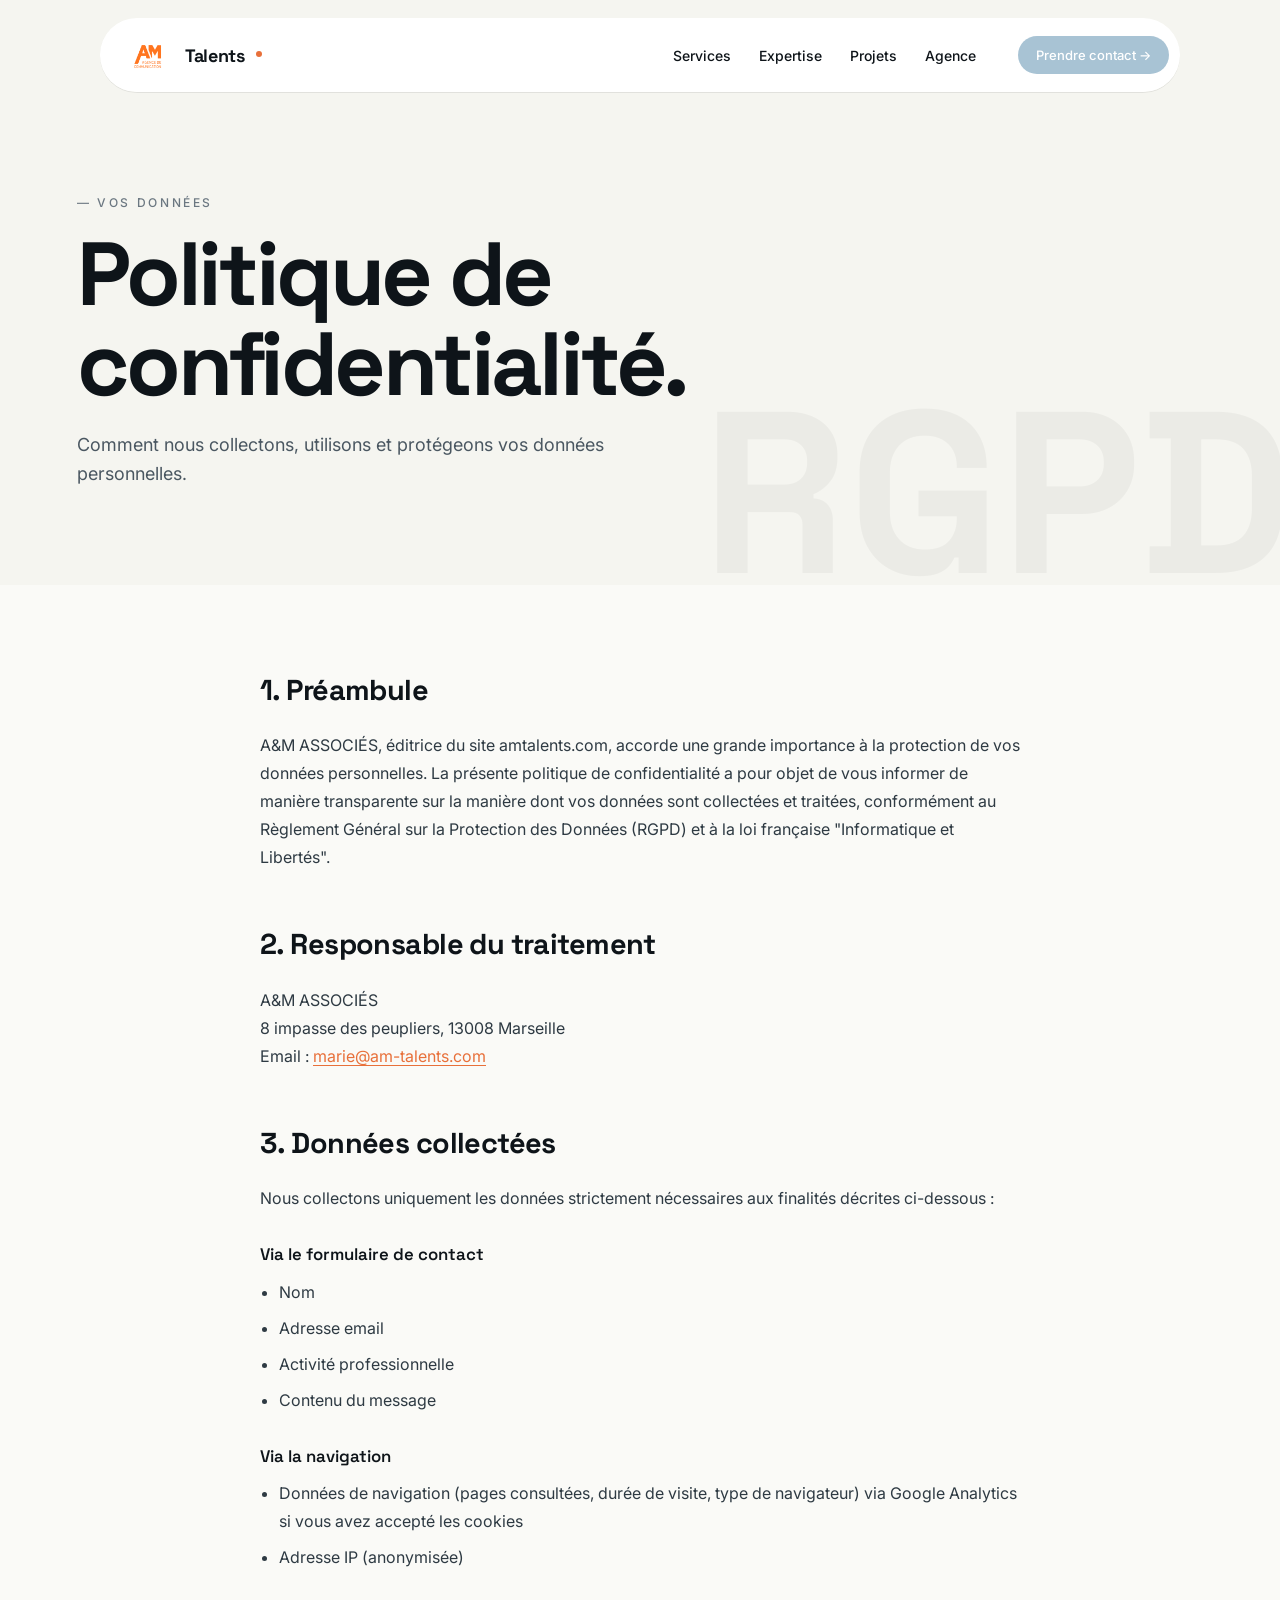
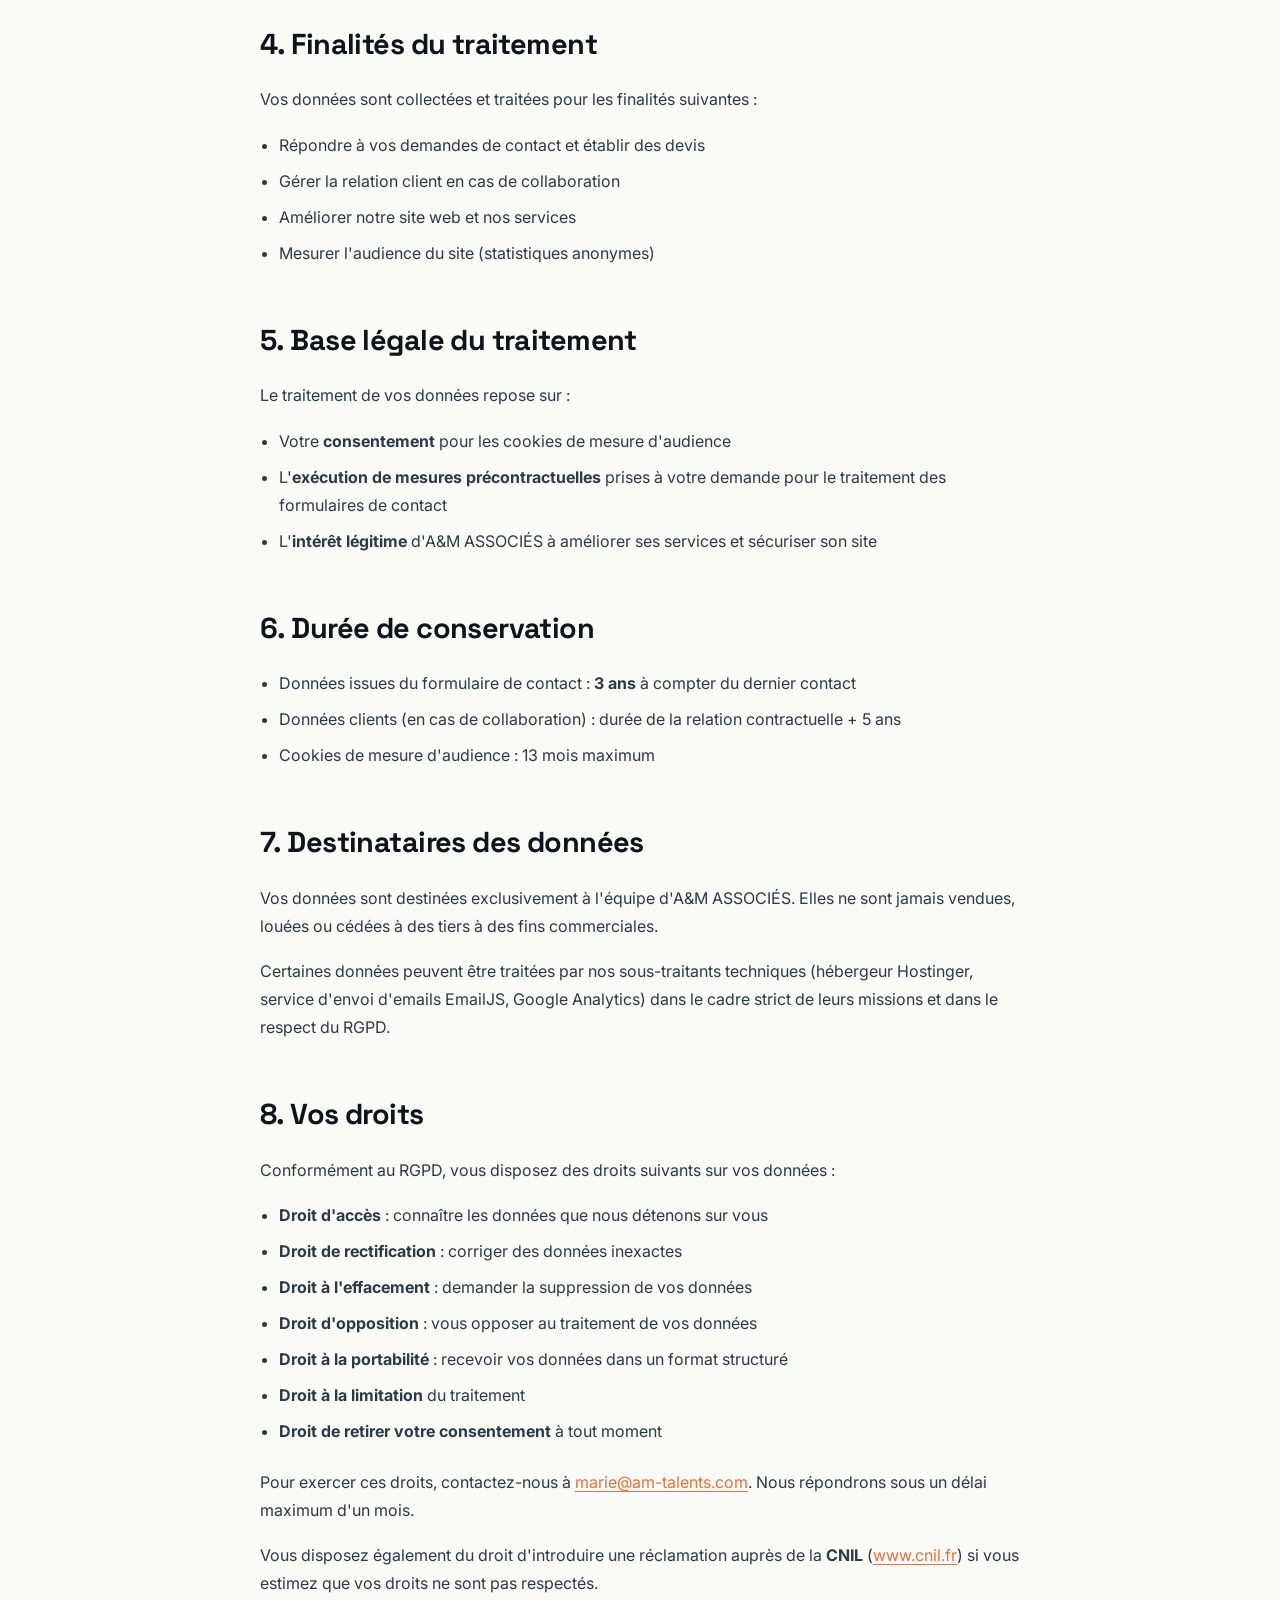
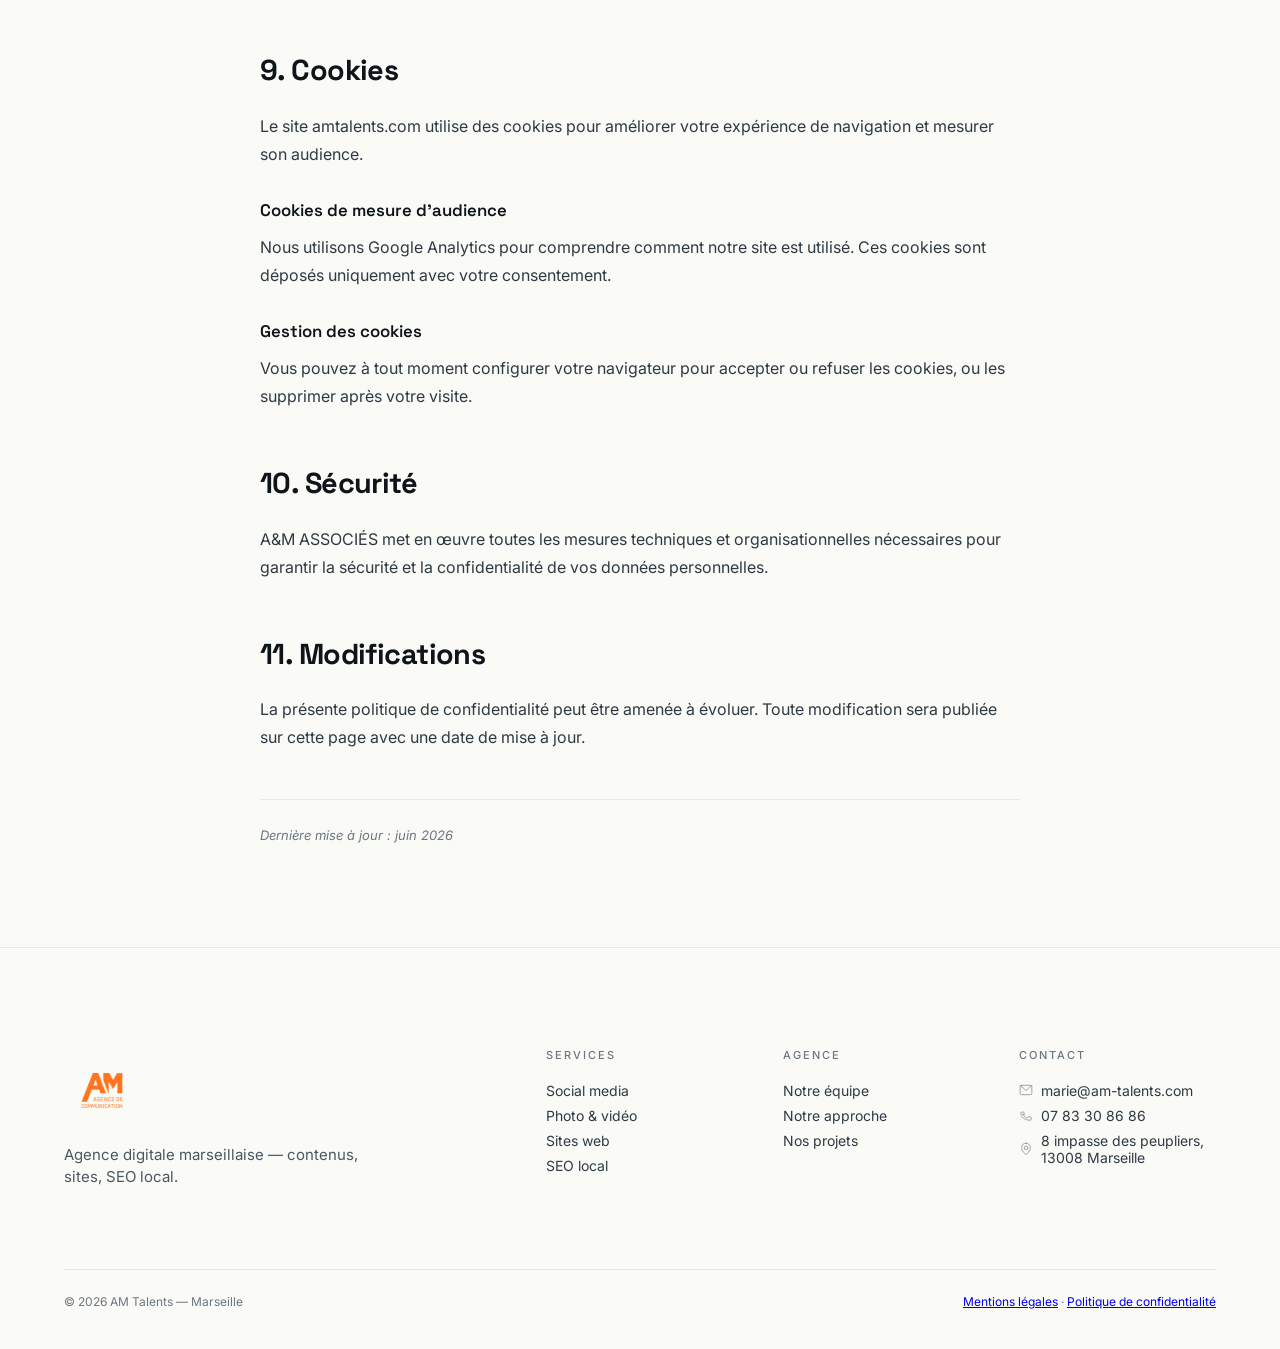
<file: politique-de-confidentialite.html>
<!DOCTYPE html>
<html lang="fr">
<head>
  <meta charset="UTF-8">
  <meta name="viewport" content="width=device-width, initial-scale=1.0">

  <!-- SEO -->
  <title>Politique de confidentialité — AM Talents</title>
  <meta name="description" content="Politique de confidentialité et de traitement des données personnelles d'AM Talents, agence digitale marseillaise.">
  <meta name="robots" content="index, follow">
  <link rel="canonical" href="https://amtalents.com/politique-de-confidentialite">
  <link rel="icon" type="image/png" href="./assets/logo_am.png">

  <!-- Open Graph -->
  <meta property="og:type"        content="website">
  <meta property="og:url"         content="https://amtalents.com/politique-de-confidentialite">
  <meta property="og:title"       content="Politique de confidentialité — AM Talents">
  <meta property="og:description" content="Politique de confidentialité et de traitement des données personnelles d'AM Talents.">
  <meta property="og:image"       content="https://amtalents.com/og-image.jpg">
  <meta property="og:locale"      content="fr_FR">
  <meta property="og:site_name"   content="AM Talents">

  <!-- Polices Google Fonts -->
  <link rel="preconnect" href="https://fonts.googleapis.com">
  <link rel="preconnect" href="https://fonts.gstatic.com" crossorigin>
  <link href="https://fonts.googleapis.com/css2?family=Space+Grotesk:wght@400;500;600;700&family=Inter:wght@300;400;500;600&family=Instrument+Serif:ital@0;1&display=swap" rel="stylesheet">

  <!-- Feuilles de style -->
  <link rel="stylesheet" href="./css/main.css">
  <link rel="stylesheet" href="./css/animations.css">
  <link rel="stylesheet" href="./css/layout.css">
  <link rel="stylesheet" href="./css/pages.css">
</head>

<body>

  <!-- NAV -->
  <nav class="am-nav am-nav--static" id="am-nav" aria-label="Navigation principale">
    <a href="/" class="am-nav__brand" aria-label="AM Talents — accueil">
      <img src="./assets/logo_am.png" alt="AM Talents" class="am-nav__logo-img">
      <span class="am-nav__word">Talents</span>
      <span class="am-nav__dot" aria-hidden="true"></span>
    </a>
    <div class="am-nav__links">
      <a href="services">Services</a>
      <a href="expertise">Expertise</a>
      <a href="projets">Projets</a>
      <a href="agence">Agence</a>
    </div>
    <a href="contact" class="am-nav__cta">Prendre contact →</a>
    <button class="am-nav__burger" aria-label="Menu" aria-expanded="false">
      <span></span>
      <span></span>
      <span></span>
    </button>
  </nav>

  <div class="am-nav__mobile" aria-hidden="true">
    <button class="am-nav__mobile-close" aria-label="Fermer le menu">✕</button>
    <div class="am-nav__mobile-links">
      <a href="/services">Services</a>
      <a href="/expertise">Expertise</a>
      <a href="/projets">Projets</a>
      <a href="/agence">Agence</a>
      <a href="/contact" class="am-nav__mobile-cta">Prendre contact →</a>
    </div>
  </div>

  <main>

    <!-- HERO SECONDAIRE -->
    <section class="am-page-hero" data-watermark="RGPD" aria-labelledby="rgpd-hero-title">
      <span class="am-page-hero__badge">— Vos données</span>
      <h1 class="am-page-hero__title" id="rgpd-hero-title">
        Politique de confidentialité.
      </h1>
      <p class="am-page-hero__sub">
        Comment nous collectons, utilisons et protégeons vos données personnelles.
      </p>
    </section>

    <!-- CONTENU LÉGAL -->
    <section class="am-legal" aria-labelledby="rgpd-hero-title">
      <div class="am-legal__inner">

        <h2>1. Préambule</h2>
        <p>A&amp;M ASSOCIÉS, éditrice du site amtalents.com, accorde une grande importance à la protection
        de vos données personnelles. La présente politique de confidentialité a pour objet de vous informer
        de manière transparente sur la manière dont vos données sont collectées et traitées, conformément au
        Règlement Général sur la Protection des Données (RGPD) et à la loi française "Informatique et Libertés".</p>

        <h2>2. Responsable du traitement</h2>
        <p>
          A&amp;M ASSOCIÉS<br>
          8 impasse des peupliers, 13008 Marseille<br>
          Email : <a href="mailto:marie@am-talents.com">marie@am-talents.com</a>
        </p>

        <h2>3. Données collectées</h2>
        <p>Nous collectons uniquement les données strictement nécessaires aux finalités décrites ci-dessous :</p>

        <h3>Via le formulaire de contact</h3>
        <ul>
          <li>Nom</li>
          <li>Adresse email</li>
          <li>Activité professionnelle</li>
          <li>Contenu du message</li>
        </ul>

        <h3>Via la navigation</h3>
        <ul>
          <li>Données de navigation (pages consultées, durée de visite, type de navigateur) via Google Analytics
          si vous avez accepté les cookies</li>
          <li>Adresse IP (anonymisée)</li>
        </ul>

        <h2>4. Finalités du traitement</h2>
        <p>Vos données sont collectées et traitées pour les finalités suivantes :</p>
        <ul>
          <li>Répondre à vos demandes de contact et établir des devis</li>
          <li>Gérer la relation client en cas de collaboration</li>
          <li>Améliorer notre site web et nos services</li>
          <li>Mesurer l'audience du site (statistiques anonymes)</li>
        </ul>

        <h2>5. Base légale du traitement</h2>
        <p>Le traitement de vos données repose sur :</p>
        <ul>
          <li>Votre <strong>consentement</strong> pour les cookies de mesure d'audience</li>
          <li>L'<strong>exécution de mesures précontractuelles</strong> prises à votre demande pour le
          traitement des formulaires de contact</li>
          <li>L'<strong>intérêt légitime</strong> d'A&amp;M ASSOCIÉS à améliorer ses services et sécuriser son site</li>
        </ul>

        <h2>6. Durée de conservation</h2>
        <ul>
          <li>Données issues du formulaire de contact : <strong>3 ans</strong> à compter du dernier contact</li>
          <li>Données clients (en cas de collaboration) : durée de la relation contractuelle + 5 ans</li>
          <li>Cookies de mesure d'audience : 13 mois maximum</li>
        </ul>

        <h2>7. Destinataires des données</h2>
        <p>Vos données sont destinées exclusivement à l'équipe d'A&amp;M ASSOCIÉS. Elles ne sont jamais
        vendues, louées ou cédées à des tiers à des fins commerciales.</p>
        <p>Certaines données peuvent être traitées par nos sous-traitants techniques (hébergeur Hostinger,
        service d'envoi d'emails EmailJS, Google Analytics) dans le cadre strict de leurs missions et dans
        le respect du RGPD.</p>

        <h2>8. Vos droits</h2>
        <p>Conformément au RGPD, vous disposez des droits suivants sur vos données :</p>
        <ul>
          <li><strong>Droit d'accès</strong> : connaître les données que nous détenons sur vous</li>
          <li><strong>Droit de rectification</strong> : corriger des données inexactes</li>
          <li><strong>Droit à l'effacement</strong> : demander la suppression de vos données</li>
          <li><strong>Droit d'opposition</strong> : vous opposer au traitement de vos données</li>
          <li><strong>Droit à la portabilité</strong> : recevoir vos données dans un format structuré</li>
          <li><strong>Droit à la limitation</strong> du traitement</li>
          <li><strong>Droit de retirer votre consentement</strong> à tout moment</li>
        </ul>
        <p>Pour exercer ces droits, contactez-nous à
        <a href="mailto:marie@am-talents.com">marie@am-talents.com</a>.
        Nous répondrons sous un délai maximum d'un mois.</p>
        <p>Vous disposez également du droit d'introduire une réclamation auprès de la <strong>CNIL</strong>
        (<a href="https://www.cnil.fr" target="_blank" rel="noopener">www.cnil.fr</a>)
        si vous estimez que vos droits ne sont pas respectés.</p>

        <h2>9. Cookies</h2>
        <p>Le site amtalents.com utilise des cookies pour améliorer votre expérience de navigation et
        mesurer son audience.</p>

        <h3>Cookies de mesure d'audience</h3>
        <p>Nous utilisons Google Analytics pour comprendre comment notre site est utilisé. Ces cookies sont
        déposés uniquement avec votre consentement.</p>

        <h3>Gestion des cookies</h3>
        <p>Vous pouvez à tout moment configurer votre navigateur pour accepter ou refuser les cookies,
        ou les supprimer après votre visite.</p>

        <h2>10. Sécurité</h2>
        <p>A&amp;M ASSOCIÉS met en œuvre toutes les mesures techniques et organisationnelles nécessaires
        pour garantir la sécurité et la confidentialité de vos données personnelles.</p>

        <h2>11. Modifications</h2>
        <p>La présente politique de confidentialité peut être amenée à évoluer. Toute modification sera
        publiée sur cette page avec une date de mise à jour.</p>

        <span class="am-legal__updated">
          Dernière mise à jour : juin 2026
        </span>

      </div>
    </section>

  </main>

  <!-- FOOTER -->
  <footer class="am-footer" aria-label="Pied de page AM Talents">
    <div class="am-footer__top">
      <div class="am-footer__brand">
        <img src="./assets/logo_am.png" alt="AM Talents" class="am-footer__logo-img">
        <p>Agence digitale marseillaise — contenus, sites, SEO local.</p>
      </div>
      <div class="am-footer__cols">
        <div>
          <div class="am-footer__h">Services</div>
          <a href="services#social-media">Social media</a>
          <a href="services#photo-video">Photo &amp; vidéo</a>
          <a href="services#sites-web">Sites web</a>
          <a href="services#seo-local">SEO local</a>
        </div>
        <div>
          <div class="am-footer__h">Agence</div>
          <a href="agence">Notre équipe</a>
          <a href="expertise">Notre approche</a>
          <a href="projets">Nos projets</a>
        </div>
        <div>
          <div class="am-footer__h">Contact</div>
          <a href="mailto:marie@am-talents.com" class="am-footer__contact-link"><svg width="14" height="14" viewBox="0 0 24 24" fill="none" stroke="currentColor" stroke-width="1.5" stroke-linecap="round" stroke-linejoin="round" aria-hidden="true"><rect x="2" y="4" width="20" height="16" rx="2"/><polyline points="2,4 12,13 22,4"/></svg>marie@am-talents.com</a>
          <a href="tel:0783308686" class="am-footer__contact-link"><svg width="14" height="14" viewBox="0 0 24 24" fill="none" stroke="currentColor" stroke-width="1.5" stroke-linecap="round" stroke-linejoin="round" aria-hidden="true"><path d="M6.6 10.8c1.4 2.8 3.8 5.1 6.6 6.6l2.2-2.2c.27-.27.68-.35 1.02-.22 1.09.4 2.27.62 3.52.62.55 0 1 .45 1 1V20c0 .55-.45 1-1 1C8.82 21 3 15.18 3 8c0-.55.45-1 1-1h3.5c.55 0 1 .45 1 1 0 1.25.2 2.45.57 3.57.11.35.03.74-.22 1.01L6.6 10.8z"/></svg>07 83 30 86 86</a>
          <a href="contact" class="am-footer__contact-link"><svg width="14" height="14" viewBox="0 0 24 24" fill="none" stroke="currentColor" stroke-width="1.5" stroke-linecap="round" stroke-linejoin="round" aria-hidden="true"><circle cx="12" cy="10" r="3"/><path d="M12 2C7.86 2 4.5 5.36 4.5 9.5c0 5.5 7.5 12.5 7.5 12.5s7.5-7 7.5-12.5C19.5 5.36 16.14 2 12 2z"/></svg>8 impasse des peupliers, 13008 Marseille</a>
        </div>
      </div>
    </div>
    <div class="am-footer__bottom">
      <span>© 2026 AM Talents — Marseille</span>
      <span><a href="/mentions-legales">Mentions légales</a> · <a href="/politique-de-confidentialite">Politique de confidentialité</a></span>
    </div>
  </footer>

  <!-- JS -->
  <script type="module" src="./js/main.js"></script>

</body>
</html>
</file>
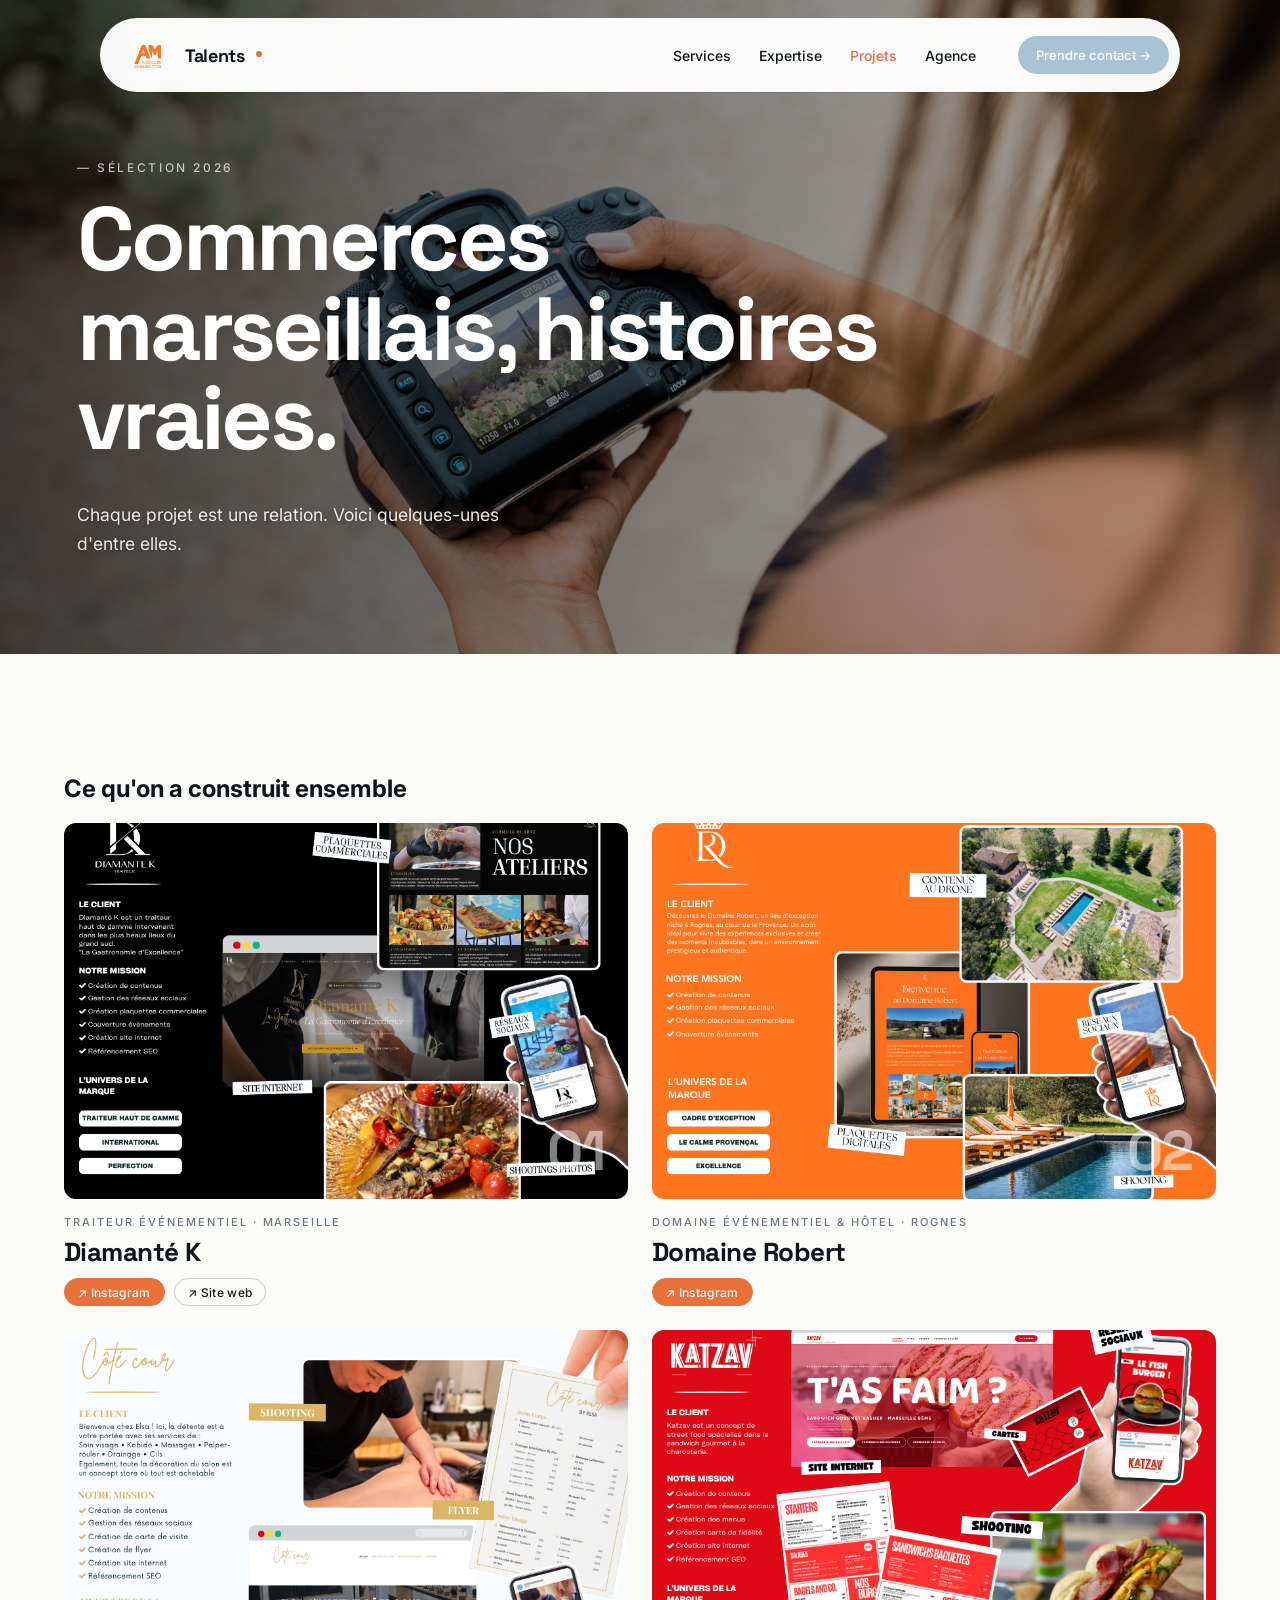
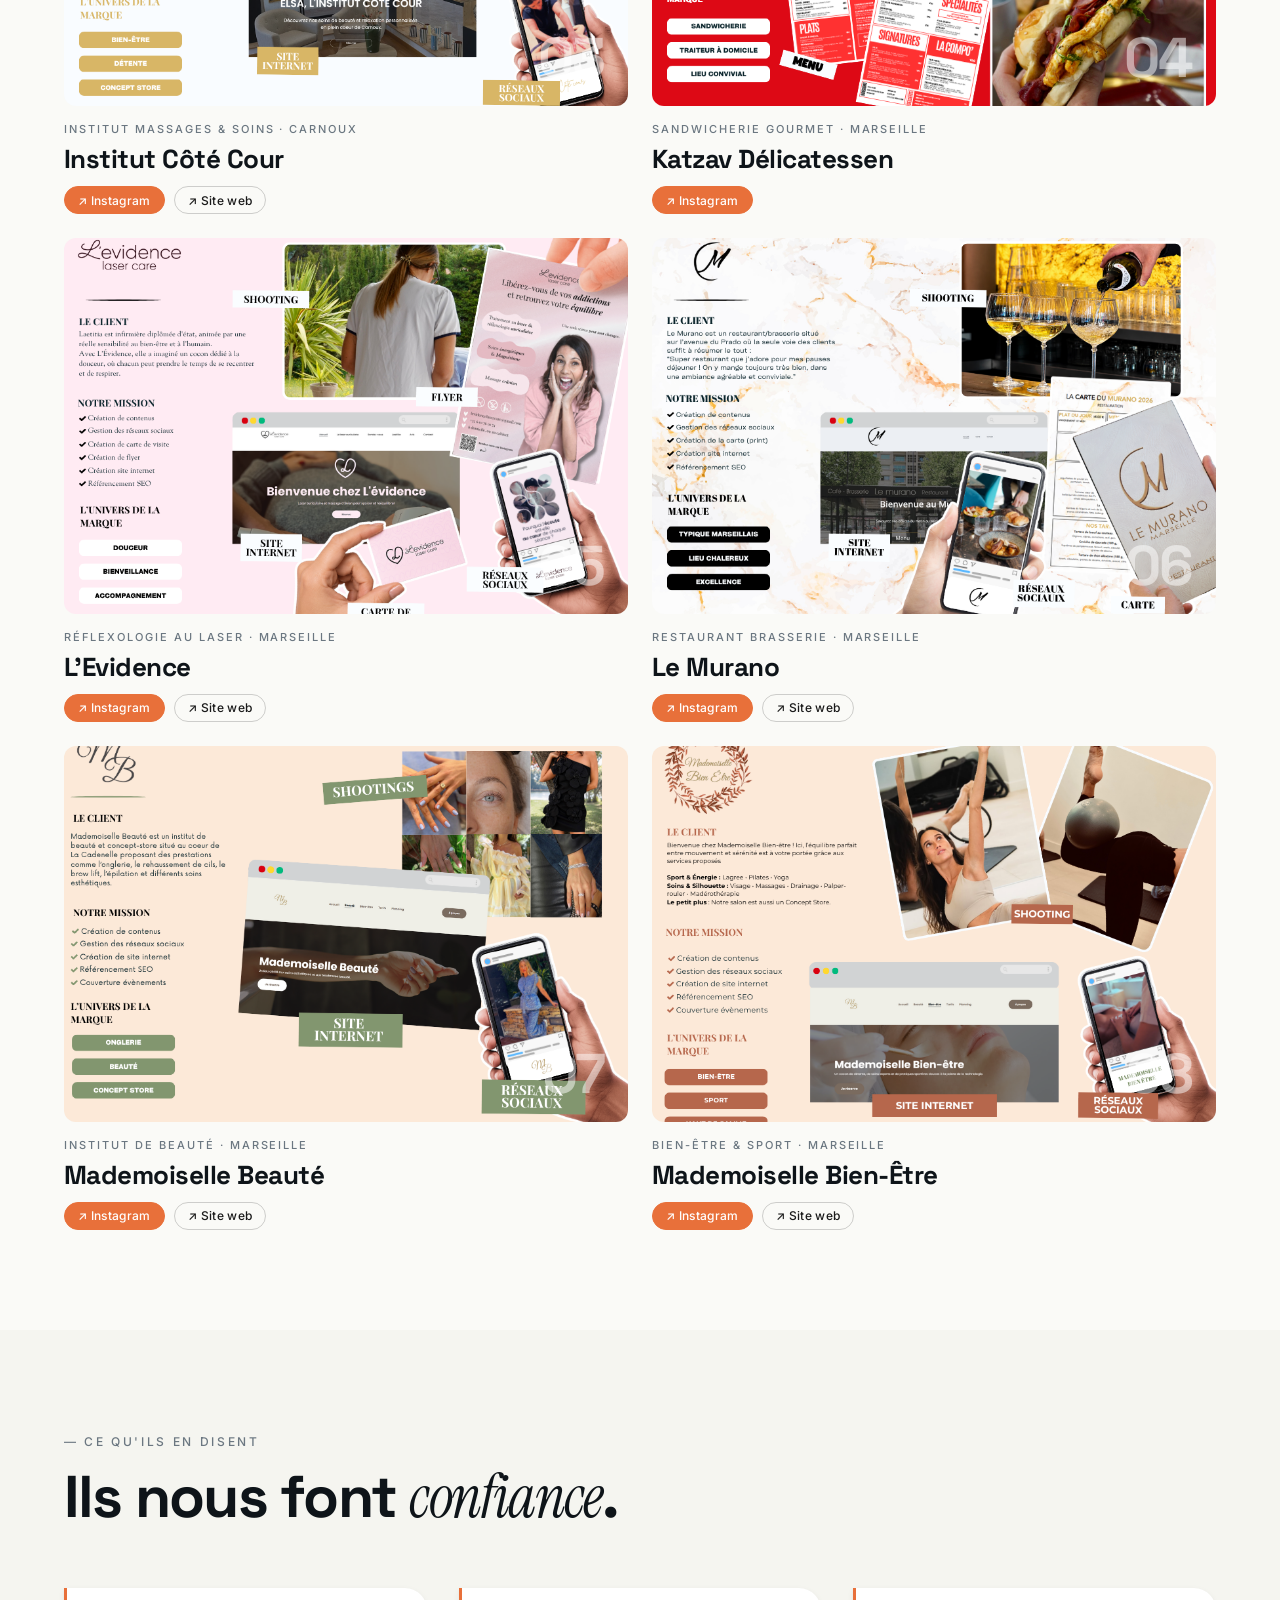
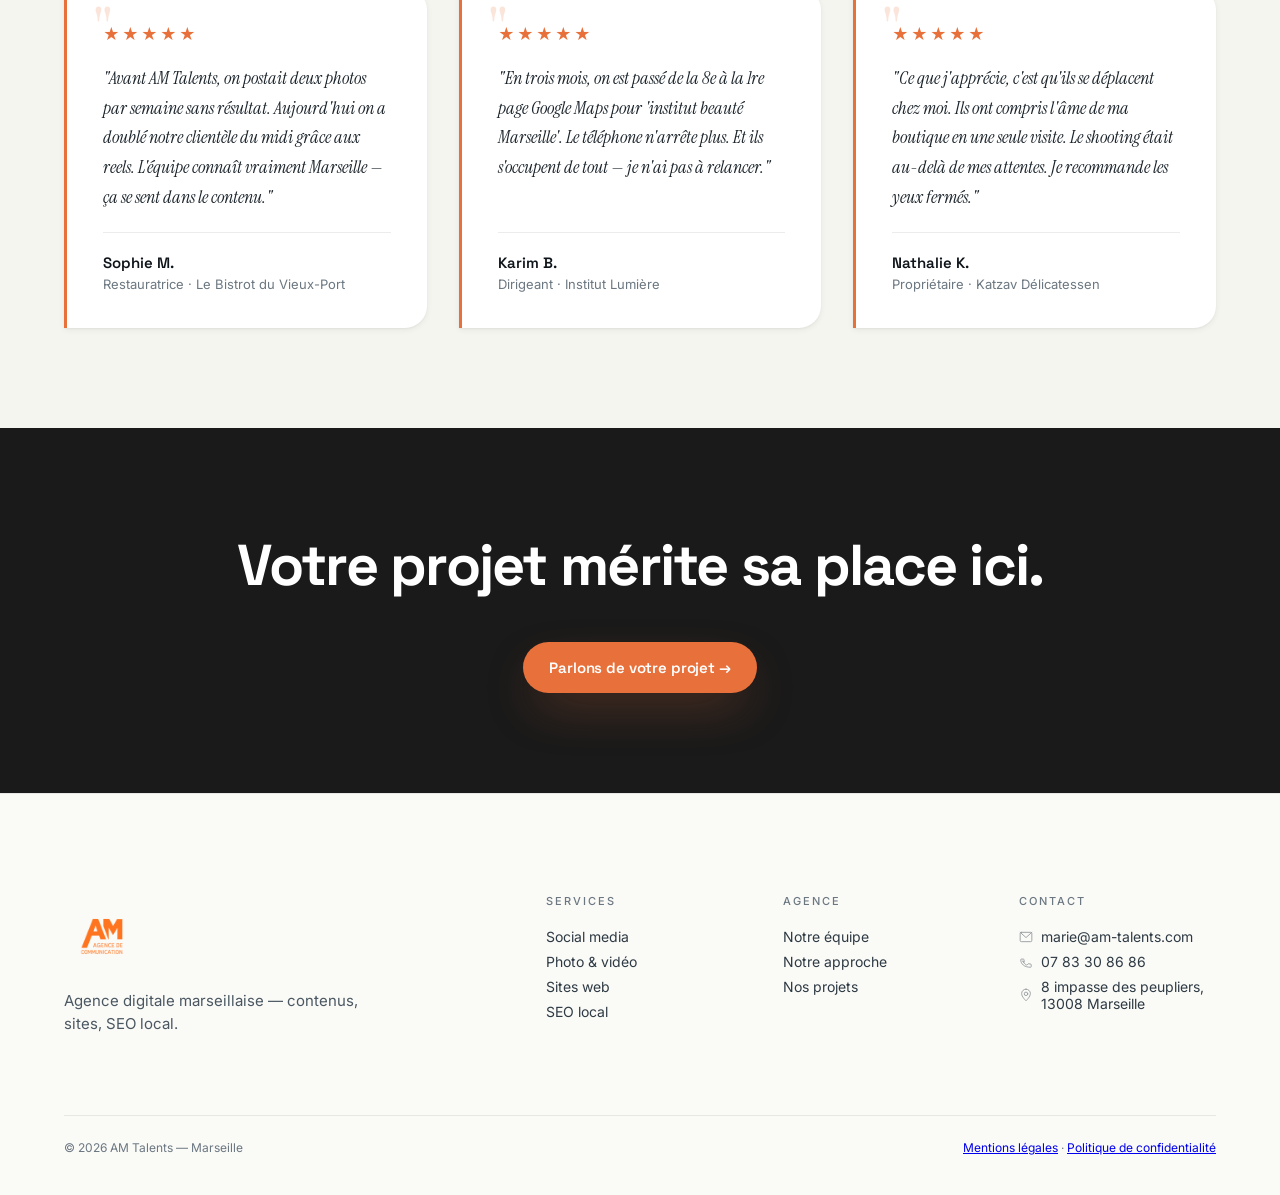
<file: projets.html>
<!DOCTYPE html>
<html lang="fr">
<head>
  <meta charset="UTF-8">
  <meta name="viewport" content="width=device-width, initial-scale=1.0">

  <!-- SEO -->
  <title>Nos Projets — AM Talents | Commerces Marseillais</title>
  <meta name="description" content="Découvrez les projets AM Talents : restaurants, instituts, traiteurs, commerces marseillais accompagnés avec proximité et créativité. Des histoires vraies.">
  <meta name="robots" content="index, follow">
  <link rel="canonical" href="https://amtalents.com/projets">
  <link rel="icon" type="image/png" href="./assets/logo_am.png">

  <!-- Open Graph -->
  <meta property="og:type"        content="website">
  <meta property="og:url"         content="https://amtalents.com/projets">
  <meta property="og:title"       content="Nos Projets — AM Talents | Commerces Marseillais">
  <meta property="og:description" content="Restaurants, instituts, traiteurs, commerces marseillais. Des histoires vraies, une relation humaine.">
  <meta property="og:image"       content="https://amtalents.com/og-image.jpg">
  <meta property="og:locale"      content="fr_FR">
  <meta property="og:site_name"   content="AM Talents">

  <!-- Polices Google Fonts -->
  <link rel="preconnect" href="https://fonts.googleapis.com">
  <link rel="preconnect" href="https://fonts.gstatic.com" crossorigin>
  <link href="https://fonts.googleapis.com/css2?family=Space+Grotesk:wght@400;500;600;700&family=Inter:wght@300;400;500;600&family=Instrument+Serif:ital@0;1&display=swap" rel="stylesheet">

  <!-- Feuilles de style -->
  <link rel="stylesheet" href="./css/main.css">
  <link rel="stylesheet" href="./css/animations.css">
  <link rel="stylesheet" href="./css/layout.css">
  <link rel="stylesheet" href="./css/pages.css">
</head>

<body>

  <!-- NAV -->
  <nav class="am-nav am-nav--static" id="am-nav" aria-label="Navigation principale">
    <a href="/" class="am-nav__brand" aria-label="AM Talents — accueil">
      <img src="./assets/logo_am.png" alt="AM Talents" class="am-nav__logo-img">
      <span class="am-nav__word">Talents</span>
      <span class="am-nav__dot" aria-hidden="true"></span>
    </a>
    <div class="am-nav__links">
      <a href="services">Services</a>
      <a href="expertise">Expertise</a>
      <a href="projets" class="am-nav__link--active">Projets</a>
      <a href="agence">Agence</a>
    </div>
    <a href="contact" class="am-nav__cta">Prendre contact →</a>
    <button class="am-nav__burger" aria-label="Menu" aria-expanded="false">
      <span></span>
      <span></span>
      <span></span>
    </button>
  </nav>

  <div class="am-nav__mobile" aria-hidden="true">
    <button class="am-nav__mobile-close" aria-label="Fermer le menu">✕</button>
    <div class="am-nav__mobile-links">
      <a href="/services">Services</a>
      <a href="/expertise">Expertise</a>
      <a href="/projets">Projets</a>
      <a href="/agence">Agence</a>
      <a href="/contact" class="am-nav__mobile-cta">Prendre contact →</a>
    </div>
  </div>

  <main>

    <!-- HERO SECONDAIRE -->
    <section class="am-page-hero am-page-hero--photo" aria-labelledby="projets-hero-title">
      <img src="./assets/header_projet.png" alt="Projets AM Talents — Marseille" class="am-page-hero__bg">
      <span class="am-page-hero__badge">— Sélection 2026</span>
      <h1 class="am-page-hero__title" id="projets-hero-title">
        Commerces marseillais, histoires vraies.
      </h1>
      <p class="am-page-hero__sub">
        Chaque projet est une relation. Voici quelques-unes d'entre elles.
      </p>
    </section>

    <!-- GRILLE PROJETS COMPLÈTE -->
    <section class="am-projects-page" aria-labelledby="projets-grid-title">
      <h2 class="u-sr-only" id="projets-grid-title">Ce qu'on a construit ensemble</h2>

      <div class="am-portfolio__grid">

        <!-- 01 — Diamanté K -->
        <article class="am-project" data-reveal>
          <div class="am-project__cover am-project__cover--diamantek">
            <img src="./assets/diamanték_card.png" alt="Diamanté K" class="am-project__cover-img">
            <div class="am-project__num" aria-hidden="true">01</div>
            <div class="am-project__hover-overlay">
              <div class="am-project__hover-name">Diamanté K</div>
              <div class="am-project__hover-services">Shooting · Social media · Web · Print</div>
            </div>
          </div>
          <div>
            <div class="am-project__cat">Traiteur événementiel · Marseille</div>
            <h3 class="am-project__title">Diamanté K</h3>
            <div class="am-project__links">
              <a href="https://www.instagram.com/diamantek.traiteur/" target="_blank" rel="noopener" class="am-project__link am-project__link--ig">↗ Instagram</a>
              <a href="https://www.diamantek-traiteur.com/" target="_blank" rel="noopener" class="am-project__link am-project__link--web">↗ Site web</a>
            </div>
          </div>
        </article>

        <!-- 02 — Domaine Robert -->
        <article class="am-project" data-reveal>
          <div class="am-project__cover am-project__cover--domainerobert">
            <img src="./assets/domainerobert_card.png" alt="Domaine Robert" class="am-project__cover-img">
            <div class="am-project__num" aria-hidden="true">02</div>
            <div class="am-project__hover-overlay">
              <div class="am-project__hover-name">Domaine Robert</div>
              <div class="am-project__hover-services">Shooting · Social media · Print</div>
            </div>
          </div>
          <div>
            <div class="am-project__cat">Domaine événementiel &amp; hôtel · Rognes</div>
            <h3 class="am-project__title">Domaine Robert</h3>
            <div class="am-project__links">
              <a href="https://www.instagram.com/domaine_robert/" target="_blank" rel="noopener" class="am-project__link am-project__link--ig">↗ Instagram</a>
            </div>
          </div>
        </article>

        <!-- 03 — Institut Côté Cour -->
        <article class="am-project" data-reveal>
          <div class="am-project__cover am-project__cover--cotecour">
            <img src="./assets/cotécour_card.png" alt="Institut Côté Cour" class="am-project__cover-img">
            <div class="am-project__num" aria-hidden="true">03</div>
            <div class="am-project__hover-overlay">
              <div class="am-project__hover-name">Institut Côté Cour</div>
              <div class="am-project__hover-services">Social media · Web · Shooting</div>
            </div>
          </div>
          <div>
            <div class="am-project__cat">Institut massages &amp; soins · Carnoux</div>
            <h3 class="am-project__title">Institut Côté Cour</h3>
            <div class="am-project__links">
              <a href="https://www.instagram.com/institut.cotecour/" target="_blank" rel="noopener" class="am-project__link am-project__link--ig">↗ Instagram</a>
              <a href="https://institutcotecour.fr/" target="_blank" rel="noopener" class="am-project__link am-project__link--web">↗ Site web</a>
            </div>
          </div>
        </article>

        <!-- 04 — Katzav Délicatessen -->
        <article class="am-project" data-reveal>
          <div class="am-project__cover am-project__cover--katzav">
            <img src="./assets/katzav_card.png" alt="Katzav Délicatessen" class="am-project__cover-img">
            <div class="am-project__num" aria-hidden="true">04</div>
            <div class="am-project__hover-overlay">
              <div class="am-project__hover-name">Katzav Délicatessen</div>
              <div class="am-project__hover-services">Photo/Vidéo · Social media · Web · Print · SEO</div>
            </div>
          </div>
          <div>
            <div class="am-project__cat">Sandwicherie gourmet · Marseille</div>
            <h3 class="am-project__title">Katzav Délicatessen</h3>
            <div class="am-project__links">
              <a href="https://www.instagram.com/katzav_delicatessen/" target="_blank" rel="noopener" class="am-project__link am-project__link--ig">↗ Instagram</a>
            </div>
          </div>
        </article>

        <!-- 05 — L'Evidence -->
        <article class="am-project" data-reveal>
          <div class="am-project__cover am-project__cover--levidence">
            <img src="./assets/LEVIDENCE_card.png" alt="L'Evidence" class="am-project__cover-img">
            <div class="am-project__num" aria-hidden="true">05</div>
            <div class="am-project__hover-overlay">
              <div class="am-project__hover-name">L'Evidence</div>
              <div class="am-project__hover-services">Social media · Web · Shooting · Print · SEO</div>
            </div>
          </div>
          <div>
            <div class="am-project__cat">Réflexologie au laser · Marseille</div>
            <h3 class="am-project__title">L'Evidence</h3>
            <div class="am-project__links">
              <a href="https://www.instagram.com/levidencelasercare/" target="_blank" rel="noopener" class="am-project__link am-project__link--ig">↗ Instagram</a>
              <a href="https://levidence-lasercare.fr/" target="_blank" rel="noopener" class="am-project__link am-project__link--web">↗ Site web</a>
            </div>
          </div>
        </article>

        <!-- 06 — Le Murano -->
        <article class="am-project" data-reveal>
          <div class="am-project__cover am-project__cover--lemurano">
            <img src="./assets/lemurano_card.png" alt="Le Murano" class="am-project__cover-img">
            <div class="am-project__num" aria-hidden="true">06</div>
            <div class="am-project__hover-overlay">
              <div class="am-project__hover-name">Le Murano</div>
              <div class="am-project__hover-services">Social media · Web · Shooting · SEO</div>
            </div>
          </div>
          <div>
            <div class="am-project__cat">Restaurant brasserie · Marseille</div>
            <h3 class="am-project__title">Le Murano</h3>
            <div class="am-project__links">
              <a href="https://www.instagram.com/le.murano/" target="_blank" rel="noopener" class="am-project__link am-project__link--ig">↗ Instagram</a>
              <a href="https://lemurano.fr/" target="_blank" rel="noopener" class="am-project__link am-project__link--web">↗ Site web</a>
            </div>
          </div>
        </article>

        <!-- 07 — Mademoiselle Beauté -->
        <article class="am-project" data-reveal>
          <div class="am-project__cover am-project__cover--mllbeaute">
            <img src="./assets/mademoisellebeaute_card.png" alt="Mademoiselle Beauté" class="am-project__cover-img">
            <div class="am-project__num" aria-hidden="true">07</div>
            <div class="am-project__hover-overlay">
              <div class="am-project__hover-name">Mademoiselle Beauté</div>
              <div class="am-project__hover-services">Social media · Web</div>
            </div>
          </div>
          <div>
            <div class="am-project__cat">Institut de beauté · Marseille</div>
            <h3 class="am-project__title">Mademoiselle Beauté</h3>
            <div class="am-project__links">
              <a href="https://www.instagram.com/mademoiselle__beaute/" target="_blank" rel="noopener" class="am-project__link am-project__link--ig">↗ Instagram</a>
              <a href="https://mlle-b.fr/" target="_blank" rel="noopener" class="am-project__link am-project__link--web">↗ Site web</a>
            </div>
          </div>
        </article>

        <!-- 08 — Mademoiselle Bien-Être -->
        <article class="am-project" data-reveal>
          <div class="am-project__cover am-project__cover--mllbienetre">
            <img src="./assets/mademoisellebienetre_card.png" alt="Mademoiselle Bien-Être" class="am-project__cover-img">
            <div class="am-project__num" aria-hidden="true">08</div>
            <div class="am-project__hover-overlay">
              <div class="am-project__hover-name">Mademoiselle Bien-Être</div>
              <div class="am-project__hover-services">Social media · Web</div>
            </div>
          </div>
          <div>
            <div class="am-project__cat">Bien-être &amp; sport · Marseille</div>
            <h3 class="am-project__title">Mademoiselle Bien-Être</h3>
            <div class="am-project__links">
              <a href="https://www.instagram.com/mademoiselle__bienetre/" target="_blank" rel="noopener" class="am-project__link am-project__link--ig">↗ Instagram</a>
              <a href="https://mlle-b.fr/" target="_blank" rel="noopener" class="am-project__link am-project__link--web">↗ Site web</a>
            </div>
          </div>
        </article>

        <!-- Pharmacie Paradis — card à réintégrer ultérieurement -->
        <!--
        <article class="am-project" data-reveal>
          <div class="am-project__cover am-project__cover--pharmacie">
            <div class="am-project__num" aria-hidden="true">09</div>
            <div class="am-project__hover-overlay">
              <div class="am-project__hover-name">Pharmacie Paradis</div>
              <div class="am-project__hover-services">Social media</div>
            </div>
          </div>
          <div>
            <div class="am-project__cat">Pharmacie · Marseille</div>
            <h3 class="am-project__title">Pharmacie Paradis</h3>
            <div class="am-project__links">
              <a href="https://www.instagram.com/pharmacieparadis/" target="_blank" rel="noopener" class="am-project__link am-project__link--ig">↗ Instagram</a>
            </div>
          </div>
        </article>
        -->

      </div><!-- /.am-portfolio__grid -->
    </section>

    <!-- TÉMOIGNAGES -->
    <section class="am-testimonials" aria-labelledby="testimonials-title">
      <div class="am-testimonials__head">
        <span class="am-eyebrow">— Ce qu'ils en disent</span>
        <h2 class="am-h2" id="testimonials-title">Ils nous font <span class="am-serif-italic">confiance</span>.</h2>
      </div>
      <div class="am-testimonials__grid">

        <article class="am-testimonial-card" data-reveal>
          <div class="am-testimonial-card__stars" aria-label="5 étoiles">★★★★★</div>
          <p class="am-testimonial-card__quote">
            "Avant AM Talents, on postait deux photos par semaine sans résultat. Aujourd'hui
            on a doublé notre clientèle du midi grâce aux reels. L'équipe connaît vraiment
            Marseille — ça se sent dans le contenu."
          </p>
          <div class="am-testimonial-card__author">
            <div class="am-testimonial-card__name">Sophie M.</div>
            <div class="am-testimonial-card__role">Restauratrice · Le Bistrot du Vieux-Port</div>
          </div>
        </article>

        <article class="am-testimonial-card" data-reveal>
          <div class="am-testimonial-card__stars" aria-label="5 étoiles">★★★★★</div>
          <p class="am-testimonial-card__quote">
            "En trois mois, on est passé de la 8e à la 1re page Google Maps pour 'institut
            beauté Marseille'. Le téléphone n'arrête plus. Et ils s'occupent de tout — je
            n'ai pas à relancer."
          </p>
          <div class="am-testimonial-card__author">
            <div class="am-testimonial-card__name">Karim B.</div>
            <div class="am-testimonial-card__role">Dirigeant · Institut Lumière</div>
          </div>
        </article>

        <article class="am-testimonial-card" data-reveal>
          <div class="am-testimonial-card__stars" aria-label="5 étoiles">★★★★★</div>
          <p class="am-testimonial-card__quote">
            "Ce que j'apprécie, c'est qu'ils se déplacent chez moi. Ils ont compris l'âme de
            ma boutique en une seule visite. Le shooting était au-delà de mes attentes. Je
            recommande les yeux fermés."
          </p>
          <div class="am-testimonial-card__author">
            <div class="am-testimonial-card__name">Nathalie K.</div>
            <div class="am-testimonial-card__role">Propriétaire · Katzav Délicatessen</div>
          </div>
        </article>

      </div>
    </section>

    <!-- LIGHTBOX -->
    <div id="am-lightbox" class="am-lightbox" role="dialog" aria-modal="true" aria-label="Détail projet">
      <div class="am-lightbox__inner">
        <div class="am-lightbox__cover"></div>
        <div class="am-lightbox__info">
          <button class="am-lightbox__close" aria-label="Fermer">
            <svg width="14" height="14" viewBox="0 0 14 14" fill="none" stroke="currentColor" stroke-width="2" stroke-linecap="round">
              <path d="M1 1l12 12M13 1L1 13"/>
            </svg>
          </button>
          <div class="am-lightbox__num"></div>
          <div class="am-lightbox__cat"></div>
          <h2 class="am-lightbox__title"></h2>
        </div>
      </div>
    </div>

    <!-- CTA FINAL -->
    <section class="am-cta-dark" aria-label="Démarrer un projet">
      <h2 class="am-cta-dark__title">Votre projet mérite sa place ici.</h2>
      <a href="contact" class="am-btn am-btn--primary">Parlons de votre projet →</a>
    </section>

  </main>

  <!-- FOOTER -->
  <footer class="am-footer" aria-label="Pied de page AM Talents">
    <div class="am-footer__top">
      <div class="am-footer__brand">
        <img src="./assets/logo_am.png" alt="AM Talents" class="am-footer__logo-img">
        <p>Agence digitale marseillaise — contenus, sites, SEO local.</p>
      </div>
      <div class="am-footer__cols">
        <div>
          <div class="am-footer__h">Services</div>
          <a href="services#social-media">Social media</a>
          <a href="services#photo-video">Photo &amp; vidéo</a>
          <a href="services#sites-web">Sites web</a>
          <a href="services#seo-local">SEO local</a>
        </div>
        <div>
          <div class="am-footer__h">Agence</div>
          <a href="agence">Notre équipe</a>
          <a href="expertise">Notre approche</a>
          <a href="projets">Nos projets</a>
        </div>
        <div>
          <div class="am-footer__h">Contact</div>
          <a href="mailto:marie@am-talents.com" class="am-footer__contact-link"><svg width="14" height="14" viewBox="0 0 24 24" fill="none" stroke="currentColor" stroke-width="1.5" stroke-linecap="round" stroke-linejoin="round" aria-hidden="true"><rect x="2" y="4" width="20" height="16" rx="2"/><polyline points="2,4 12,13 22,4"/></svg>marie@am-talents.com</a>
          <a href="tel:0783308686" class="am-footer__contact-link"><svg width="14" height="14" viewBox="0 0 24 24" fill="none" stroke="currentColor" stroke-width="1.5" stroke-linecap="round" stroke-linejoin="round" aria-hidden="true"><path d="M6.6 10.8c1.4 2.8 3.8 5.1 6.6 6.6l2.2-2.2c.27-.27.68-.35 1.02-.22 1.09.4 2.27.62 3.52.62.55 0 1 .45 1 1V20c0 .55-.45 1-1 1C8.82 21 3 15.18 3 8c0-.55.45-1 1-1h3.5c.55 0 1 .45 1 1 0 1.25.2 2.45.57 3.57.11.35.03.74-.22 1.01L6.6 10.8z"/></svg>07 83 30 86 86</a>
          <a href="contact" class="am-footer__contact-link"><svg width="14" height="14" viewBox="0 0 24 24" fill="none" stroke="currentColor" stroke-width="1.5" stroke-linecap="round" stroke-linejoin="round" aria-hidden="true"><circle cx="12" cy="10" r="3"/><path d="M12 2C7.86 2 4.5 5.36 4.5 9.5c0 5.5 7.5 12.5 7.5 12.5s7.5-7 7.5-12.5C19.5 5.36 16.14 2 12 2z"/></svg>8 impasse des peupliers, 13008 Marseille</a>
        </div>
      </div>
    </div>
    <div class="am-footer__bottom">
      <span>© 2026 AM Talents — Marseille</span>
      <span><a href="/mentions-legales">Mentions légales</a> · <a href="/politique-de-confidentialite">Politique de confidentialité</a></span>
    </div>
  </footer>

  <!-- JS -->
  <script type="module" src="./js/main.js"></script>

</body>
</html>
</file>
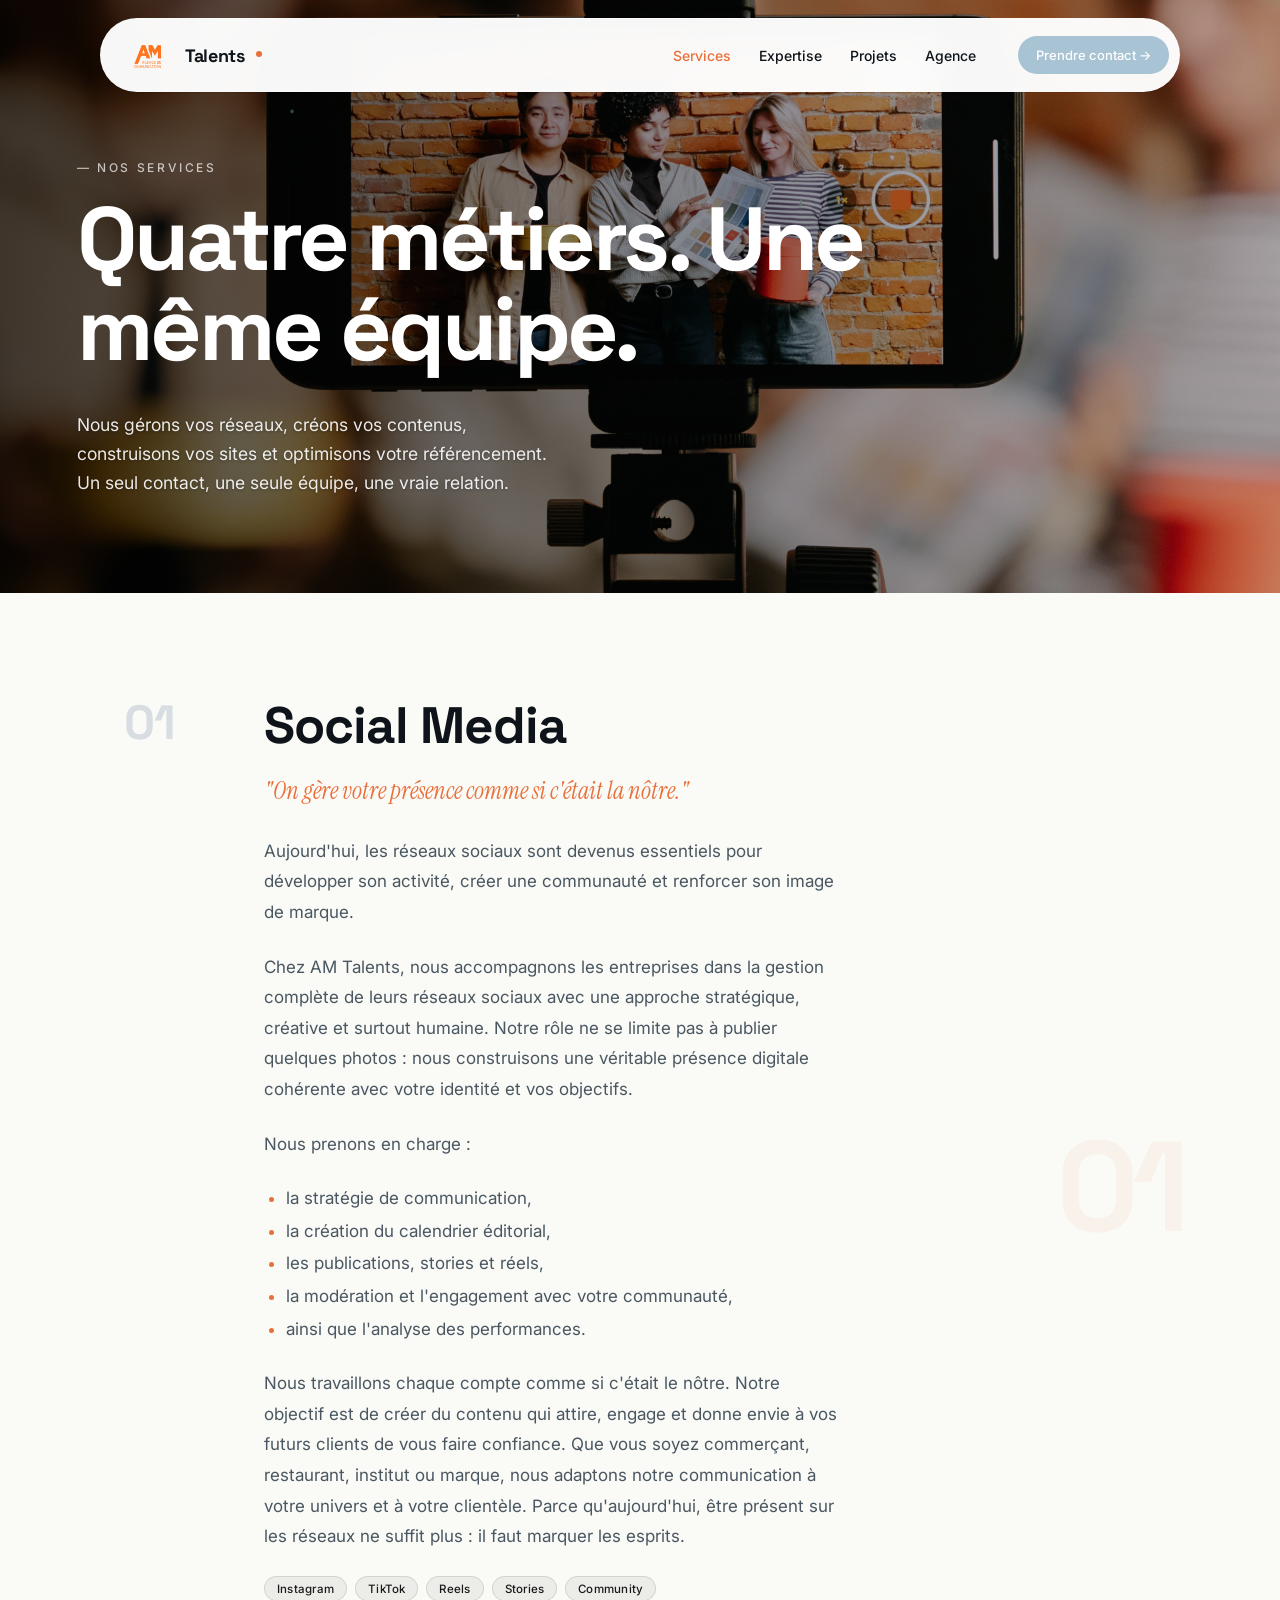
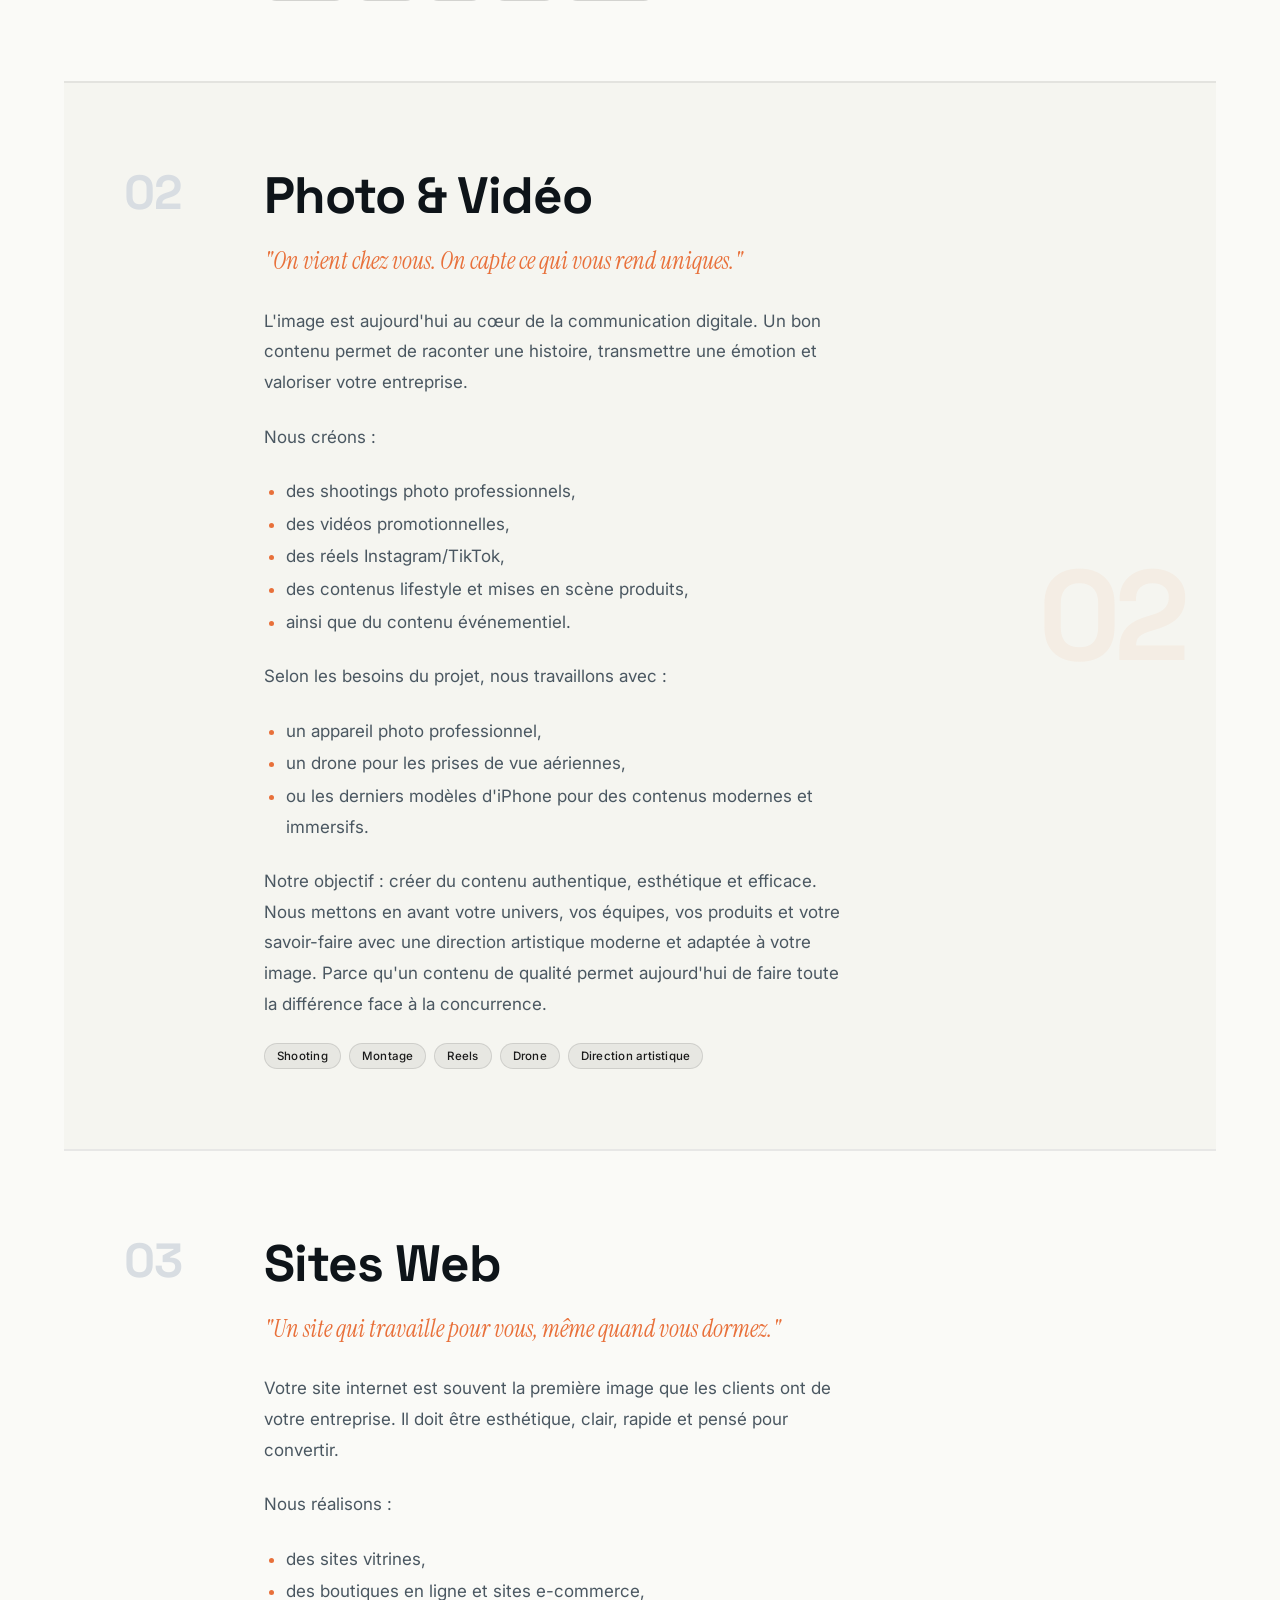
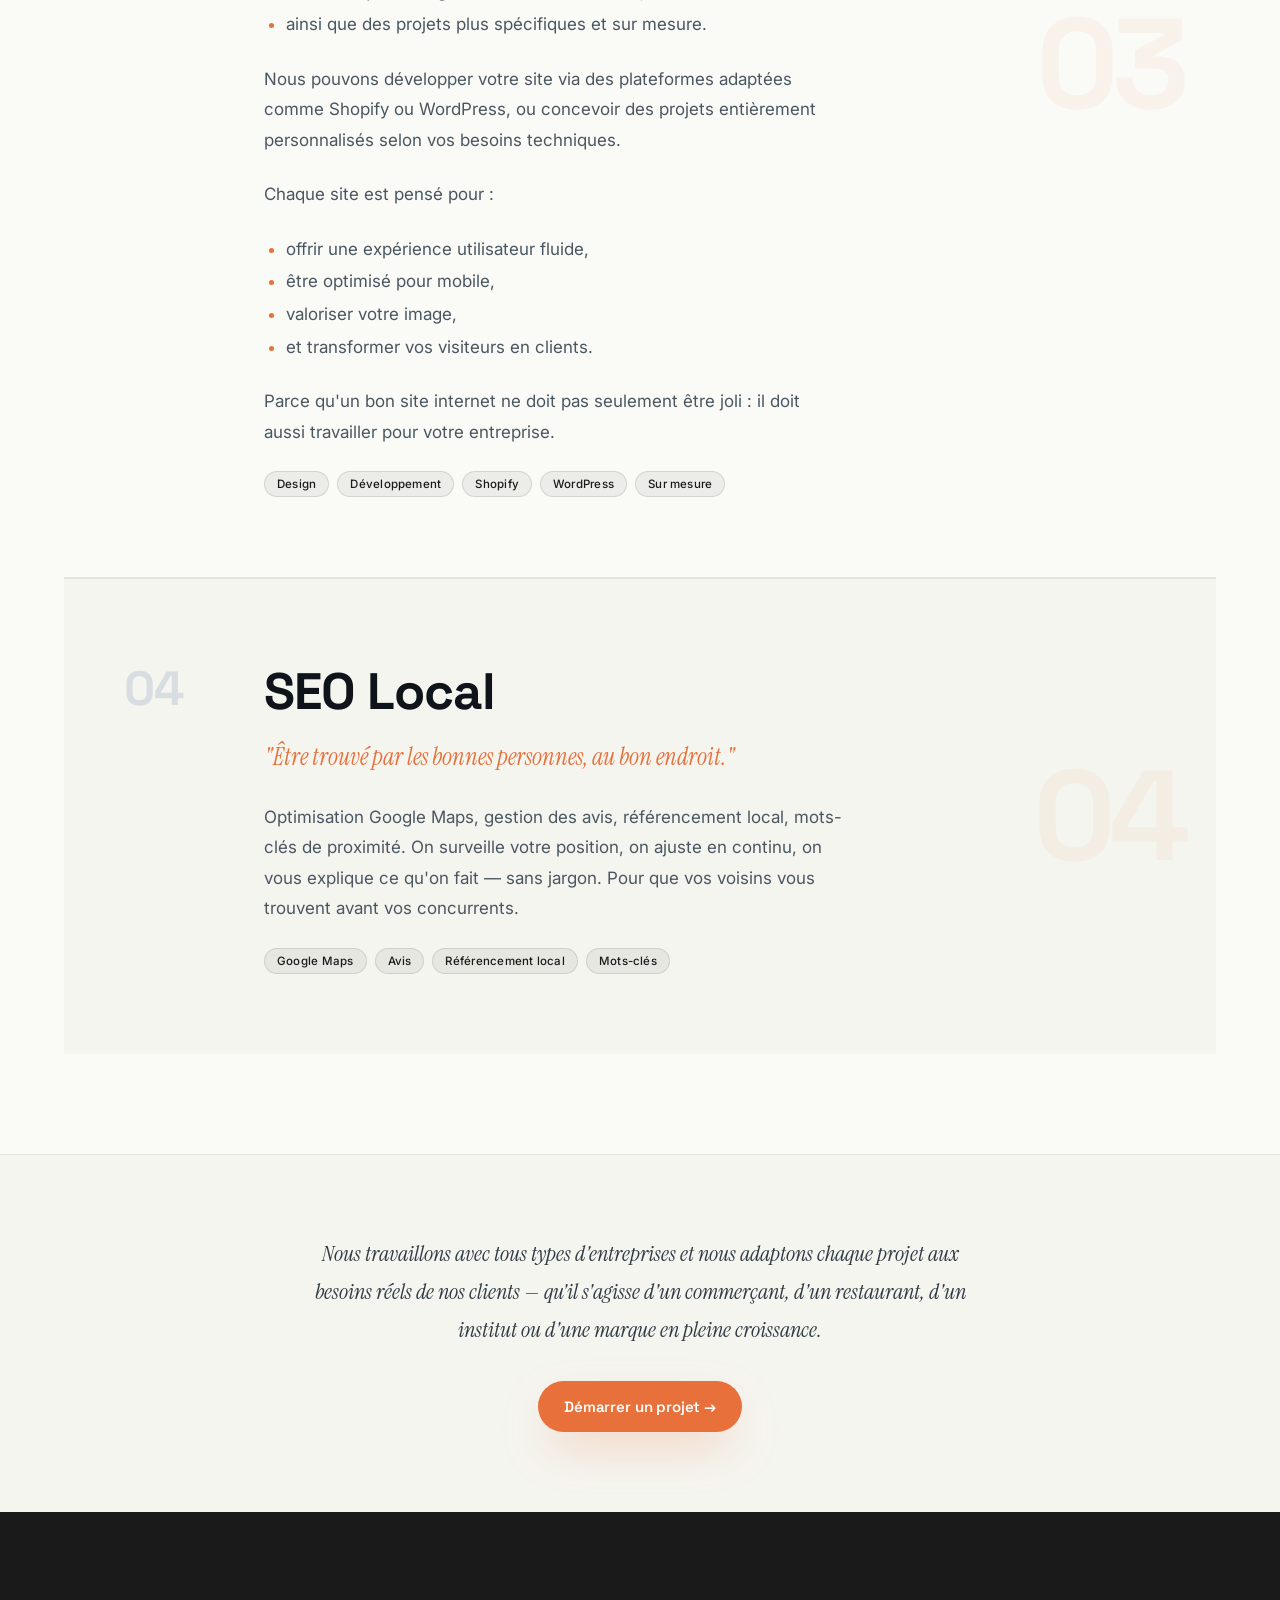
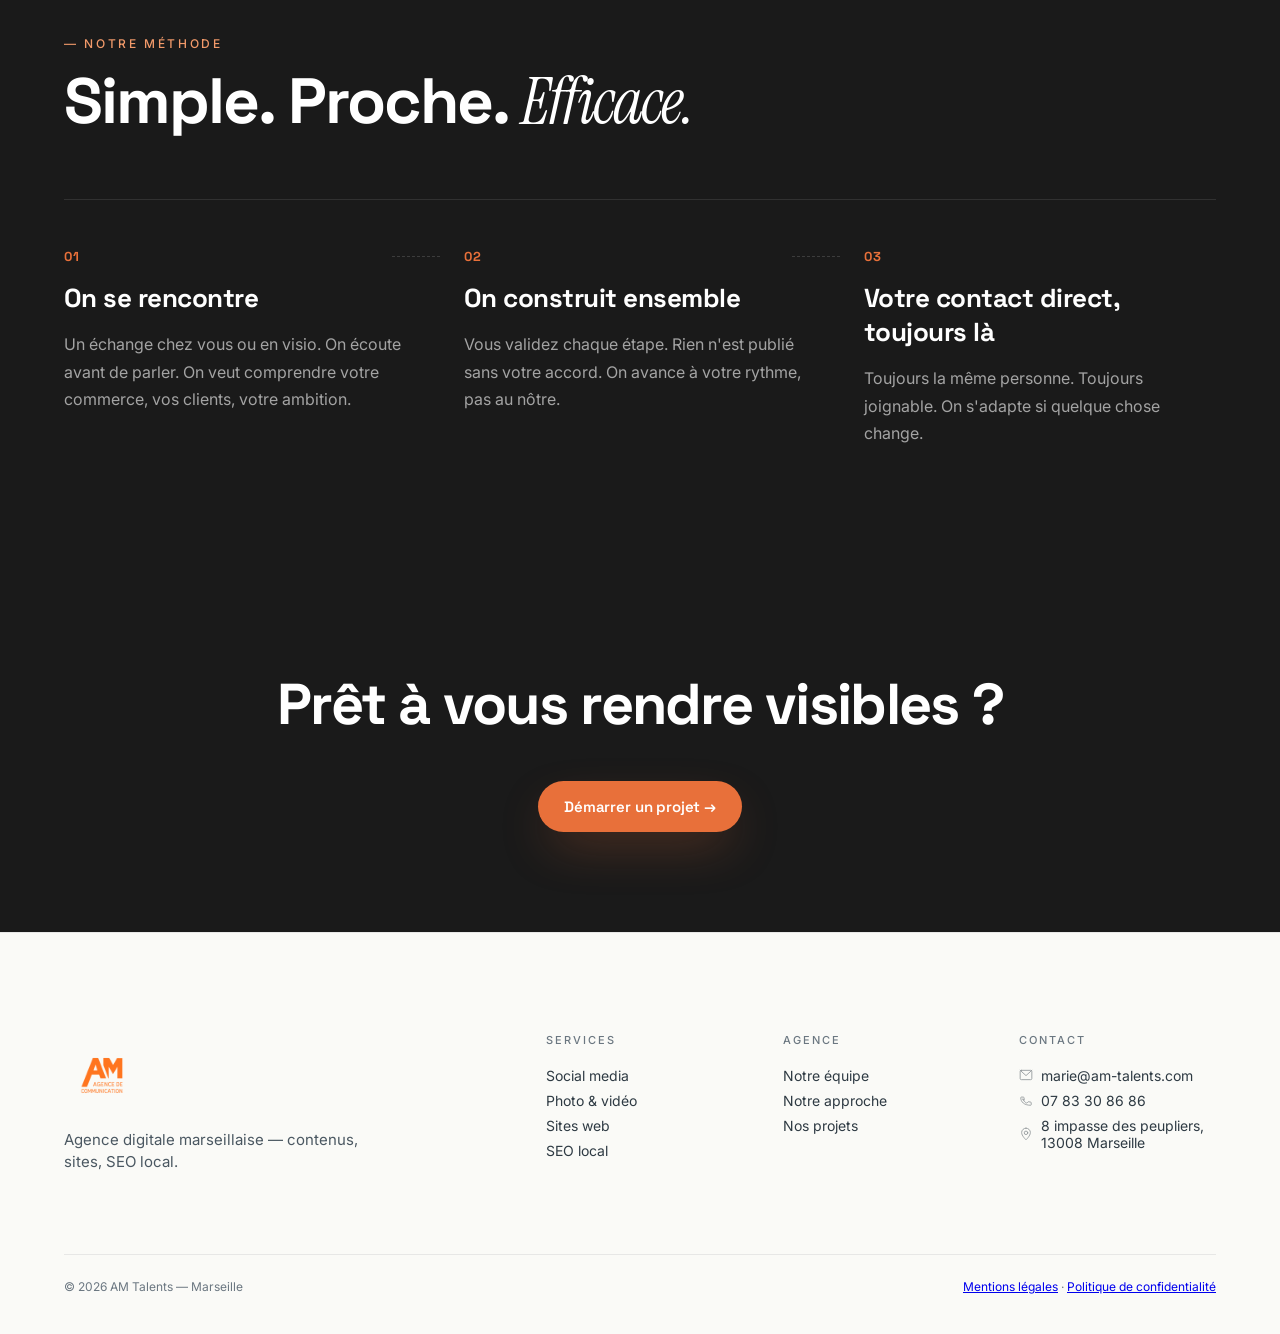
<file: services.html>
<!DOCTYPE html>
<html lang="fr">
<head>
  <meta charset="UTF-8">
  <meta name="viewport" content="width=device-width, initial-scale=1.0">

  <!-- SEO -->
  <title>Nos Services — AM Talents | Social Media, Photo, Web, SEO Marseille</title>
  <meta name="description" content="Social media, photo & vidéo, création de sites web, SEO local. AM Talents accompagne les commerces marseillais avec une approche humaine et sur-mesure.">
  <meta name="robots" content="index, follow">
  <link rel="canonical" href="https://amtalents.com/services">
  <link rel="icon" type="image/png" href="./assets/logo_am.png">

  <!-- Open Graph -->
  <meta property="og:type"        content="website">
  <meta property="og:url"         content="https://amtalents.com/services">
  <meta property="og:title"       content="Nos Services — AM Talents | Marseille">
  <meta property="og:description" content="Social media, photo & vidéo, création de sites web, SEO local. Une approche humaine et sur-mesure.">
  <meta property="og:image"       content="https://amtalents.com/og-image.jpg">
  <meta property="og:locale"      content="fr_FR">
  <meta property="og:site_name"   content="AM Talents">

  <!-- Polices Google Fonts -->
  <link rel="preconnect" href="https://fonts.googleapis.com">
  <link rel="preconnect" href="https://fonts.gstatic.com" crossorigin>
  <link href="https://fonts.googleapis.com/css2?family=Space+Grotesk:wght@400;500;600;700&family=Inter:wght@300;400;500;600&family=Instrument+Serif:ital@0;1&display=swap" rel="stylesheet">

  <!-- Feuilles de style -->
  <link rel="stylesheet" href="./css/main.css">
  <link rel="stylesheet" href="./css/animations.css">
  <link rel="stylesheet" href="./css/layout.css">
  <link rel="stylesheet" href="./css/pages.css">
</head>

<body>

  <!-- NAV — classe scrolled dès le chargement (pas de hero vidéo sombre) -->
  <nav class="am-nav am-nav--static" id="am-nav" aria-label="Navigation principale">
    <a href="/" class="am-nav__brand" aria-label="AM Talents — accueil">
      <img src="./assets/logo_am.png" alt="AM Talents" class="am-nav__logo-img">
      <span class="am-nav__word">Talents</span>
      <span class="am-nav__dot" aria-hidden="true"></span>
    </a>
    <div class="am-nav__links">
      <a href="services" class="am-nav__link--active">Services</a>
      <a href="expertise">Expertise</a>
      <a href="projets">Projets</a>
      <a href="agence">Agence</a>
    </div>
    <a href="contact" class="am-nav__cta">Prendre contact →</a>
    <button class="am-nav__burger" aria-label="Menu" aria-expanded="false">
      <span></span>
      <span></span>
      <span></span>
    </button>
  </nav>

  <div class="am-nav__mobile" aria-hidden="true">
    <button class="am-nav__mobile-close" aria-label="Fermer le menu">✕</button>
    <div class="am-nav__mobile-links">
      <a href="/services">Services</a>
      <a href="/expertise">Expertise</a>
      <a href="/projets">Projets</a>
      <a href="/agence">Agence</a>
      <a href="/contact" class="am-nav__mobile-cta">Prendre contact →</a>
    </div>
  </div>

  <main>

    <!-- HERO SECONDAIRE -->
    <section class="am-page-hero am-page-hero--photo" aria-labelledby="services-hero-title">
      <img src="./assets/hero_nosservices.png" alt="Nos services — AM Talents" class="am-page-hero__bg">
      <span class="am-page-hero__badge">— Nos services</span>
      <h1 class="am-page-hero__title" id="services-hero-title">
        Quatre métiers. Une même équipe.
      </h1>
      <p class="am-page-hero__sub">
        Nous gérons vos réseaux, créons vos contenus, construisons vos sites
        et optimisons votre référencement. Un seul contact, une seule équipe,
        une vraie relation.
      </p>
    </section>

    <!-- SERVICES DÉTAILLÉS -->
    <section class="am-services-detail" aria-labelledby="services-detail-title">

      <!-- SERVICE 01 — Social Media -->
      <article class="am-service-block" id="social-media" data-num="01" data-reveal>
        <div class="am-service-block__num" aria-hidden="true">01</div>
        <div>
          <h2 class="am-service-block__title">Social Media</h2>
          <p class="am-service-block__tagline">"On gère votre présence comme si c'était la nôtre."</p>
          <p class="am-service-block__desc">
            Aujourd'hui, les réseaux sociaux sont devenus essentiels pour développer son activité,
            créer une communauté et renforcer son image de marque.
          </p>
          <p class="am-service-block__desc">
            Chez AM Talents, nous accompagnons les entreprises dans la gestion complète de leurs
            réseaux sociaux avec une approche stratégique, créative et surtout humaine. Notre rôle
            ne se limite pas à publier quelques photos : nous construisons une véritable présence
            digitale cohérente avec votre identité et vos objectifs.
          </p>
          <p class="am-service-block__desc">Nous prenons en charge :</p>
          <ul class="am-service-block__list">
            <li>la stratégie de communication,</li>
            <li>la création du calendrier éditorial,</li>
            <li>les publications, stories et réels,</li>
            <li>la modération et l'engagement avec votre communauté,</li>
            <li>ainsi que l'analyse des performances.</li>
          </ul>
          <p class="am-service-block__desc">
            Nous travaillons chaque compte comme si c'était le nôtre. Notre objectif est de créer
            du contenu qui attire, engage et donne envie à vos futurs clients de vous faire confiance.
            Que vous soyez commerçant, restaurant, institut ou marque, nous adaptons notre
            communication à votre univers et à votre clientèle.
            Parce qu'aujourd'hui, être présent sur les réseaux ne suffit plus&nbsp;: il faut marquer les esprits.
          </p>
          <div class="am-service-block__tags">
            <span class="am-tag">Instagram</span>
            <span class="am-tag">TikTok</span>
            <span class="am-tag">Reels</span>
            <span class="am-tag">Stories</span>
            <span class="am-tag">Community</span>
          </div>
        </div>
      </article>

      <!-- SERVICE 02 — Photo & Vidéo -->
      <article class="am-service-block" id="photo-video" data-num="02" data-reveal data-reveal-delay="100">
        <div class="am-service-block__num" aria-hidden="true">02</div>
        <div>
          <h2 class="am-service-block__title">Photo &amp; Vidéo</h2>
          <p class="am-service-block__tagline">"On vient chez vous. On capte ce qui vous rend uniques."</p>
          <p class="am-service-block__desc">
            L'image est aujourd'hui au cœur de la communication digitale. Un bon contenu permet
            de raconter une histoire, transmettre une émotion et valoriser votre entreprise.
          </p>
          <p class="am-service-block__desc">Nous créons :</p>
          <ul class="am-service-block__list">
            <li>des shootings photo professionnels,</li>
            <li>des vidéos promotionnelles,</li>
            <li>des réels Instagram/TikTok,</li>
            <li>des contenus lifestyle et mises en scène produits,</li>
            <li>ainsi que du contenu événementiel.</li>
          </ul>
          <p class="am-service-block__desc">Selon les besoins du projet, nous travaillons avec :</p>
          <ul class="am-service-block__list">
            <li>un appareil photo professionnel,</li>
            <li>un drone pour les prises de vue aériennes,</li>
            <li>ou les derniers modèles d'iPhone pour des contenus modernes et immersifs.</li>
          </ul>
          <p class="am-service-block__desc">
            Notre objectif&nbsp;: créer du contenu authentique, esthétique et efficace. Nous mettons
            en avant votre univers, vos équipes, vos produits et votre savoir-faire avec une
            direction artistique moderne et adaptée à votre image. Parce qu'un contenu de qualité
            permet aujourd'hui de faire toute la différence face à la concurrence.
          </p>
          <div class="am-service-block__tags">
            <span class="am-tag">Shooting</span>
            <span class="am-tag">Montage</span>
            <span class="am-tag">Reels</span>
            <span class="am-tag">Drone</span>
            <span class="am-tag">Direction artistique</span>
          </div>
        </div>
      </article>

      <!-- SERVICE 03 — Sites Web -->
      <article class="am-service-block" id="sites-web" data-num="03" data-reveal data-reveal-delay="100">
        <div class="am-service-block__num" aria-hidden="true">03</div>
        <div>
          <h2 class="am-service-block__title">Sites Web</h2>
          <p class="am-service-block__tagline">"Un site qui travaille pour vous, même quand vous dormez."</p>
          <p class="am-service-block__desc">
            Votre site internet est souvent la première image que les clients ont de votre
            entreprise. Il doit être esthétique, clair, rapide et pensé pour convertir.
          </p>
          <p class="am-service-block__desc">Nous réalisons :</p>
          <ul class="am-service-block__list">
            <li>des sites vitrines,</li>
            <li>des boutiques en ligne et sites e-commerce,</li>
            <li>ainsi que des projets plus spécifiques et sur mesure.</li>
          </ul>
          <p class="am-service-block__desc">
            Nous pouvons développer votre site via des plateformes adaptées comme Shopify ou
            WordPress, ou concevoir des projets entièrement personnalisés selon vos besoins techniques.
          </p>
          <p class="am-service-block__desc">Chaque site est pensé pour :</p>
          <ul class="am-service-block__list">
            <li>offrir une expérience utilisateur fluide,</li>
            <li>être optimisé pour mobile,</li>
            <li>valoriser votre image,</li>
            <li>et transformer vos visiteurs en clients.</li>
          </ul>
          <p class="am-service-block__desc">
            Parce qu'un bon site internet ne doit pas seulement être joli&nbsp;:
            il doit aussi travailler pour votre entreprise.
          </p>
          <div class="am-service-block__tags">
            <span class="am-tag">Design</span>
            <span class="am-tag">Développement</span>
            <span class="am-tag">Shopify</span>
            <span class="am-tag">WordPress</span>
            <span class="am-tag">Sur mesure</span>
          </div>
        </div>
      </article>

      <!-- SERVICE 04 — SEO Local -->
      <article class="am-service-block" id="seo-local" data-num="04" data-reveal data-reveal-delay="100">
        <div class="am-service-block__num" aria-hidden="true">04</div>
        <div>
          <h2 class="am-service-block__title">SEO Local</h2>
          <p class="am-service-block__tagline">"Être trouvé par les bonnes personnes, au bon endroit."</p>
          <p class="am-service-block__desc">
            Optimisation Google Maps, gestion des avis, référencement local, mots-clés de proximité.
            On surveille votre position, on ajuste en continu, on vous explique ce qu'on fait —
            sans jargon. Pour que vos voisins vous trouvent avant vos concurrents.
          </p>
          <div class="am-service-block__tags">
            <span class="am-tag">Google Maps</span>
            <span class="am-tag">Avis</span>
            <span class="am-tag">Référencement local</span>
            <span class="am-tag">Mots-clés</span>
          </div>
        </div>
      </article>

    </section>

    <!-- NOTE ÉDITORIALE -->
    <section class="am-services-note">
      <div class="am-services-note__inner">
        <p class="am-services-note__text">
          Nous travaillons avec tous types d'entreprises et nous adaptons chaque projet
          aux besoins réels de nos clients — qu'il s'agisse d'un commerçant, d'un restaurant,
          d'un institut ou d'une marque en pleine croissance.
        </p>
        <a href="contact" class="am-btn am-btn--primary">Démarrer un projet →</a>
      </div>
    </section>

    <!-- COMMENT ON TRAVAILLE -->
    <section class="am-process am-process--dark" aria-labelledby="process-title">
      <div class="am-process__head">
        <span class="am-eyebrow">— Notre méthode</span>
        <h2 class="am-h2" id="process-title">
          Simple. Proche. <span class="am-serif-italic">Efficace.</span>
        </h2>
      </div>
      <div class="am-process__steps">
        <div class="am-process__step">
          <div class="am-process__step-num">01</div>
          <h3 class="am-process__step-title">On se rencontre</h3>
          <p class="am-process__step-desc">
            Un échange chez vous ou en visio. On écoute avant de parler.
            On veut comprendre votre commerce, vos clients, votre ambition.
          </p>
        </div>
        <div class="am-process__step">
          <div class="am-process__step-num">02</div>
          <h3 class="am-process__step-title">On construit ensemble</h3>
          <p class="am-process__step-desc">
            Vous validez chaque étape. Rien n'est publié sans votre accord.
            On avance à votre rythme, pas au nôtre.
          </p>
        </div>
        <div class="am-process__step">
          <div class="am-process__step-num">03</div>
          <h3 class="am-process__step-title">Votre contact direct, toujours là</h3>
          <p class="am-process__step-desc">
            Toujours la même personne. Toujours joignable.
            On s'adapte si quelque chose change.
          </p>
        </div>
      </div>
    </section>

    <!-- CTA FINAL -->
    <section class="am-cta-dark" aria-label="Démarrer un projet">
      <h2 class="am-cta-dark__title">Prêt à vous rendre visibles ?</h2>
      <a href="contact" class="am-btn am-btn--primary">Démarrer un projet →</a>
    </section>

  </main>

  <!-- FOOTER -->
  <footer class="am-footer" aria-label="Pied de page AM Talents">
    <div class="am-footer__top">
      <div class="am-footer__brand">
        <img src="./assets/logo_am.png" alt="AM Talents" class="am-footer__logo-img">
        <p>Agence digitale marseillaise — contenus, sites, SEO local.</p>
      </div>
      <div class="am-footer__cols">
        <div>
          <div class="am-footer__h">Services</div>
          <a href="services#social-media">Social media</a>
          <a href="services#photo-video">Photo &amp; vidéo</a>
          <a href="services#sites-web">Sites web</a>
          <a href="services#seo-local">SEO local</a>
        </div>
        <div>
          <div class="am-footer__h">Agence</div>
          <a href="agence">Notre équipe</a>
          <a href="expertise">Notre approche</a>
          <a href="projets">Nos projets</a>
        </div>
        <div>
          <div class="am-footer__h">Contact</div>
          <a href="mailto:marie@am-talents.com" class="am-footer__contact-link"><svg width="14" height="14" viewBox="0 0 24 24" fill="none" stroke="currentColor" stroke-width="1.5" stroke-linecap="round" stroke-linejoin="round" aria-hidden="true"><rect x="2" y="4" width="20" height="16" rx="2"/><polyline points="2,4 12,13 22,4"/></svg>marie@am-talents.com</a>
          <a href="tel:0783308686" class="am-footer__contact-link"><svg width="14" height="14" viewBox="0 0 24 24" fill="none" stroke="currentColor" stroke-width="1.5" stroke-linecap="round" stroke-linejoin="round" aria-hidden="true"><path d="M6.6 10.8c1.4 2.8 3.8 5.1 6.6 6.6l2.2-2.2c.27-.27.68-.35 1.02-.22 1.09.4 2.27.62 3.52.62.55 0 1 .45 1 1V20c0 .55-.45 1-1 1C8.82 21 3 15.18 3 8c0-.55.45-1 1-1h3.5c.55 0 1 .45 1 1 0 1.25.2 2.45.57 3.57.11.35.03.74-.22 1.01L6.6 10.8z"/></svg>07 83 30 86 86</a>
          <a href="contact" class="am-footer__contact-link"><svg width="14" height="14" viewBox="0 0 24 24" fill="none" stroke="currentColor" stroke-width="1.5" stroke-linecap="round" stroke-linejoin="round" aria-hidden="true"><circle cx="12" cy="10" r="3"/><path d="M12 2C7.86 2 4.5 5.36 4.5 9.5c0 5.5 7.5 12.5 7.5 12.5s7.5-7 7.5-12.5C19.5 5.36 16.14 2 12 2z"/></svg>8 impasse des peupliers, 13008 Marseille</a>
        </div>
      </div>
    </div>
    <div class="am-footer__bottom">
      <span>© 2026 AM Talents — Marseille</span>
      <span><a href="/mentions-legales">Mentions légales</a> · <a href="/politique-de-confidentialite">Politique de confidentialité</a></span>
    </div>
  </footer>

  <!-- JS -->
  <script type="module" src="./js/main.js"></script>

</body>
</html>
</file>
<file: css/main.css>
/* =========================================================
   AM TALENTS — main.css
   Variables CSS, reset, base, utilitaires partagés
========================================================= */

/* --- Tokens de design --- */
:root {
  /* Palette steel */
  --am-steel-50:  #F2F7FB;
  --am-steel-100: #E4EEF5;
  --am-steel-200: #D0E0EC;
  --am-steel-300: #B8D4E3;
  --am-steel-400: #A8C3D4;
  --am-steel-500: #8AADC2;
  --am-steel-600: #5C8AA5;
  --am-steel-700: #3E6884;

  /* Palette orange */
  --am-orange-50:  #FFF3EC;
  --am-orange-100: #FFE0CD;
  --am-orange-200: #FBC09D;
  --am-orange-300: #F29A6A;
  --am-orange-400: #E8703A;
  --am-orange-500: #D25A24;
  --am-orange-600: #B0441A;

  /* Palette ink */
  --am-ink-900: #0E1419;
  --am-ink-800: #1B242B;
  --am-ink-700: #2E3A43;
  --am-ink-600: #4A5761;
  --am-ink-500: #6B7781;
  --am-ink-400: #8D98A1;
  --am-ink-300: #B6BEC5;
  --am-ink-200: #D8DDE2;
  --am-ink-100: #ECEFF2;
  --am-ink-50:  #F6F8FA;
  --am-white:   #FFFFFF;
  --am-paper:   #FAFAF7;

  /* Couleurs sémantiques */
  --am-bg:        var(--am-paper);
  --am-bg-alt:    var(--am-white);
  --am-bg-soft:   var(--am-steel-50);
  --am-bg-invert: var(--am-ink-900);

  --am-fg:        var(--am-ink-900);
  --am-fg-muted:  var(--am-ink-600);
  --am-fg-soft:   var(--am-ink-400);
  --am-fg-invert: var(--am-white);

  --am-border:        rgba(14, 20, 25, 0.08);
  --am-border-strong: rgba(14, 20, 25, 0.16);

  --am-accent:       var(--am-orange-400);
  --am-accent-hover: var(--am-orange-500);
  --am-primary:      var(--am-steel-400);
  --am-primary-soft: var(--am-steel-100);

  /* Typographies — NE JAMAIS MODIFIER */
  --am-font-display: 'Space Grotesk', ui-sans-serif, system-ui, sans-serif;
  --am-font-body:    'Inter', ui-sans-serif, system-ui, sans-serif;
  --am-font-serif:   'Instrument Serif', ui-serif, Georgia, serif;

  /* Échelle typographique */
  --am-text-xs:   12px;
  --am-text-sm:   14px;
  --am-text-base: 16px;
  --am-text-md:   18px;
  --am-text-lg:   22px;
  --am-text-xl:   28px;
  --am-text-2xl:  36px;
  --am-text-3xl:  48px;
  --am-text-4xl:  64px;

  /* Interlignage */
  --am-leading-tight:   1.02;
  --am-leading-snug:    1.15;
  --am-leading-normal:  1.45;
  --am-leading-relaxed: 1.6;

  /* Espacement des lettres */
  --am-tracking-tight: -0.03em;
  --am-tracking-mega:   0.22em;

  /* Bordures arrondies */
  --am-radius-sm:  8px;
  --am-radius-md:  14px;
  --am-radius-lg:  22px;
  --am-radius-xl:  32px;
  --am-radius-pill: 999px;

  /* Ombres */
  --am-shadow-xs: 0 1px 2px rgba(14,20,25,.05);
  --am-shadow-sm: 0 2px 6px rgba(14,20,25,.06), 0 1px 2px rgba(14,20,25,.04);
  --am-shadow-md: 0 10px 24px -8px rgba(14,20,25,.14), 0 2px 6px rgba(14,20,25,.05);
  --am-shadow-lg: 0 28px 60px -20px rgba(14,20,25,.22), 0 6px 14px -6px rgba(14,20,25,.08);
  --am-shadow-glow: 0 20px 50px -12px rgba(232,112,58,.35);

  /* Courbes d'animation */
  --am-ease-out:    cubic-bezier(0.22, 1, 0.36, 1);
  --am-ease-spring: cubic-bezier(0.34, 1.56, 0.64, 1);
  --am-dur-fast:    160ms;
  --am-dur-base:    280ms;
}

/* --- Reset --- */
*, *::before, *::after { box-sizing: border-box; }

html, body {
  margin: 0;
  padding: 0;
  scroll-behavior: smooth;
}

body {
  font-family: var(--am-font-body);
  color: var(--am-fg);
  background: var(--am-bg);
  -webkit-font-smoothing: antialiased;
  text-rendering: optimizeLegibility;
}

/* --- Utilitaires partagés --- */

.am-eyebrow {
  font-size: 12px;
  letter-spacing: 0.22em;
  text-transform: uppercase;
  color: var(--am-ink-500);
  font-weight: 500;
  font-family: var(--am-font-body);
}

.am-h2 {
  font-family: var(--am-font-display);
  font-weight: 700;
  font-size: clamp(36px, 4.6vw, 68px);
  line-height: 1.04;
  letter-spacing: -0.03em;
  color: var(--am-ink-900);
  margin: 16px 0 0;
  text-wrap: balance;
}

.am-serif-italic {
  font-family: var(--am-font-serif);
  font-style: italic;
  font-weight: 400;
}

/* --- Boutons --- */

.am-btn {
  display: inline-flex;
  align-items: center;
  gap: 8px;
  font-family: var(--am-font-display);
  font-weight: 600;
  font-size: 15px;
  letter-spacing: -0.01em;
  text-decoration: none;
  cursor: pointer;
  border: 0;
  border-radius: 999px;
  padding: 16px 26px;
  transition: all var(--am-dur-base) var(--am-ease-out);
}

.am-btn--primary {
  background: var(--am-orange-400);
  color: #fff;
  box-shadow: var(--am-shadow-glow);
}

.am-btn--primary:hover {
  background: var(--am-orange-500);
  transform: translateY(-2px);
}

.am-btn--outline {
  background: transparent;
  color: var(--am-ink-900);
  border: 1.5px solid var(--am-ink-900);
}

.am-btn--outline:hover {
  background: var(--am-ink-900);
  color: var(--am-paper);
}

.am-btn--ghost {
  background: transparent;
  color: var(--am-ink-900);
  padding: 14px 4px;
}

.am-btn--ghost:hover {
  color: var(--am-orange-400);
}

/* --- Tag --- */

.am-tag {
  display: inline-flex;
  align-items: center;
  background: rgba(26,26,26,0.06);
  color: #1a1a1a;
  border: 1px solid rgba(26,26,26,0.12);
  font-size: 0.72rem;
  font-weight: 500;
  padding: 0.3rem 0.75rem;
  border-radius: 99px;
  letter-spacing: 0.02em;
}

/* =========================================================
   RÈGLES GLOBALES ANTI-DÉBORDEMENT MOBILE
========================================================= */

html, body { overflow-x: hidden; }

img, video { max-width: 100%; height: auto; }

@media (max-width: 640px) {
  body { font-size: 15px; }

  input, textarea, select { font-size: 16px !important; }

  .am-h2 {
    font-size: clamp(1.8rem, 7vw, 2.5rem) !important;
    line-height: 1.15;
  }

  .am-eyebrow { font-size: 11px; }

  .am-btn {
    padding: 14px 24px;
    font-size: 15px;
    min-height: 44px;
  }
}
</file>
<file: css/animations.css>
/* =========================================================
   AM TALENTS — animations.css
   Toutes les keyframes et transitions CSS du site
========================================================= */

/* --- Pulsation orange (eyebrow hero) --- */
@keyframes am-pulse {
  0%   { box-shadow: 0 0 0 0 rgba(232,112,58,0.6); }
  70%  { box-shadow: 0 0 0 10px rgba(232,112,58,0); }
  100% { box-shadow: 0 0 0 0 rgba(232,112,58,0); }
}

/* --- Flottement des chips --- */
@keyframes am-float {
  0%, 100% { translate: 0 0; }
  50%       { translate: 0 -8px; }
}

/* --- Feed téléphone (section services) --- */
@keyframes am-scroll-feed {
  0%   { transform: translateY(0); }
  100% { transform: translateY(-50%); }
}

/* =========================================================
   Animations d'entrée hero
========================================================= */

@keyframes am-fade-in-up {
  from { opacity: 0; transform: translateY(24px); }
  to   { opacity: 1; transform: translateY(0); }
}

@keyframes am-fade-in-down {
  from { opacity: 0; transform: translateY(-16px); }
  to   { opacity: 1; transform: translateY(0); }
}

@keyframes am-slide-in-right {
  from { opacity: 0; transform: translateX(48px); }
  to   { opacity: 1; transform: translateX(0); }
}

/* --- Barre de scroll verticale animée --- */
@keyframes am-slide-down {
  0%   { transform: translateY(-100%); }
  100% { transform: translateY(250%); }
}

/* --- Point live vert sur les chips (scale + opacity) --- */
@keyframes am-live-pulse {
  0%, 100% { transform: scale(1);   opacity: 1; }
  50%       { transform: scale(1.4); opacity: 0.4; }
}

/* =========================================================
   Scroll reveal — état initial et état révélé
   L'IntersectionObserver dans animations.js ajoute .is-revealed
========================================================= */

[data-reveal] {
  opacity: 0;
  transform: translateY(28px);
  transition: opacity 0.65s ease, transform 0.65s ease;
}

[data-reveal="fade-left"] {
  transform: translateX(32px);
}

[data-reveal="fade-right"] {
  transform: translateX(-32px);
}

[data-reveal="fade-up"] {
  transform: translateY(28px);
}

[data-reveal].is-revealed {
  opacity: 1;
  transform: translate(0, 0);
}

[data-reveal-delay="100"] { transition-delay: 0.10s; }
[data-reveal-delay="200"] { transition-delay: 0.20s; }
[data-reveal-delay="300"] { transition-delay: 0.30s; }
[data-reveal-delay="400"] { transition-delay: 0.40s; }
[data-reveal-delay="500"] { transition-delay: 0.50s; }
</file>
<file: css/layout.css>
/* =========================================================
   AM TALENTS — layout.css
   Navbar flottante et footer
========================================================= */

/* --- Navbar --- */

.am-nav {
  position: fixed;
  top: 18px;
  left: 50%;
  transform: translateX(-50%);
  z-index: 50;
  display: flex;
  align-items: center;
  gap: 28px;
  /* Glassmorphism renforcé — lisible sur la vidéo sombre */
  background: rgba(255, 255, 255, 0.12);
  backdrop-filter: blur(20px) saturate(180%);
  -webkit-backdrop-filter: blur(20px) saturate(180%);
  border: 1px solid rgba(255, 255, 255, 0.20);
  box-shadow: 0 4px 24px rgba(0, 0, 0, 0.15);
  border-radius: 999px;
  padding: 10px 10px 10px 22px;
  transition: all var(--am-dur-base) var(--am-ease-out);
  width: min(92vw, 1080px);
}

/* Liens blancs sur fond sombre (hero vidéo) */
.am-nav .am-nav__links a { color: rgba(255, 255, 255, 0.85); }
.am-nav .am-nav__links a:hover { color: var(--am-orange-400); }
.am-nav .am-nav__word { color: rgba(255, 255, 255, 0.9); }

/* Au scroll : fond blanc opaque, texte sombre */
.am-nav.scrolled {
  background: rgba(255, 255, 255, 0.95);
  backdrop-filter: blur(20px) saturate(180%);
  -webkit-backdrop-filter: blur(20px) saturate(180%);
  border-color: var(--am-border);
  box-shadow: var(--am-shadow-md);
  width: min(88vw, 980px);
}

.am-nav.scrolled .am-nav__links a { color: var(--am-ink-700); }
.am-nav.scrolled .am-nav__links a:hover { color: var(--am-orange-400); }
.am-nav.scrolled .am-nav__word { color: var(--am-steel-700); }

/* Pages intérieures — navbar toujours visible, fond blanc forcé */
.am-nav--static {
  background: rgba(255, 255, 255, 0.97) !important;
  backdrop-filter: blur(20px);
  box-shadow: 0 1px 0 rgba(0,0,0,0.08);
}
.am-nav--static .am-nav__links a,
.am-nav--static .am-nav__word {
  color: var(--am-ink-900) !important;
}
.am-nav--static .am-nav__links a:hover {
  color: var(--am-orange-400) !important;
}

.am-nav__brand {
  display: flex;
  align-items: center;
  gap: 10px;
  text-decoration: none;
  color: var(--am-ink-900);
}

.am-nav__logo-img {
  height: 52px;
  width: auto;
  display: block;
}

.am-nav__word {
  font-family: var(--am-font-display);
  font-weight: 700;
  font-size: 18px;
  letter-spacing: -0.02em;
  color: var(--am-steel-700);
}

.am-nav__dot {
  width: 6px;
  height: 6px;
  border-radius: 50%;
  background: var(--am-orange-400);
  vertical-align: middle;
  margin-left: 2px;
  position: relative;
  top: -1px;
}

.am-nav__links {
  display: flex;
  gap: 28px;
  margin-left: auto;
  margin-right: 14px;
}

.am-nav__links a {
  font-size: 14px;
  color: var(--am-ink-700);
  text-decoration: none;
  font-weight: 500;
  transition: color var(--am-dur-fast) var(--am-ease-out);
}

.am-nav__links a:hover {
  color: var(--am-orange-400);
}

.am-nav__cta {
  background: var(--am-steel-400);
  color: #fff;
  padding: 11px 18px;
  border-radius: 999px;
  font-size: 13px;
  font-weight: 500;
  text-decoration: none;
  display: inline-flex;
  align-items: center;
  gap: 6px;
  transition: all var(--am-dur-fast) var(--am-ease-out);
}

.am-nav__cta:hover {
  background: var(--am-orange-400);
  transform: translateY(-1px);
}

/* --- Footer --- */

.am-footer {
  background: var(--am-paper);
  padding: 100px 64px 40px;
  border-top: 1px solid var(--am-border);
}

.am-footer__top {
  display: grid;
  grid-template-columns: 1.2fr 2fr;
  gap: 80px;
  margin-bottom: 80px;
}

.am-footer__mega {
  font-family: var(--am-font-display);
  font-weight: 700;
  font-size: clamp(56px, 7vw, 96px);
  letter-spacing: -0.04em;
  line-height: 1;
  color: var(--am-ink-900);
  margin-bottom: 16px;
}

/* Point orange dans le mega titre */
.am-footer__mega-dot {
  color: var(--am-orange-400);
}

.am-footer__logo-img {
  height: 80px;
  width: auto;
  display: block;
  margin-bottom: 1rem;
}

.am-footer__brand p {
  color: var(--am-ink-600);
  font-size: 15px;
  line-height: 1.5;
  margin: 0;
  max-width: 300px;
}

.am-footer__cols {
  display: grid;
  grid-template-columns: repeat(3, 1fr);
  gap: 40px;
}

.am-footer__h {
  font-size: 11px;
  letter-spacing: 0.18em;
  text-transform: uppercase;
  color: var(--am-ink-500);
  font-weight: 500;
  margin-bottom: 16px;
}

.am-footer__cols a {
  display: block;
  color: var(--am-ink-700);
  text-decoration: none;
  font-size: 14px;
  padding: 4px 0;
  transition: color var(--am-dur-fast);
  cursor: pointer;
}

.am-footer__cols a:hover {
  color: var(--am-orange-400);
}

.am-footer__cols .am-footer__contact-link {
  display: flex;
  align-items: center;
  gap: 8px;
}
.am-footer__contact-link svg {
  flex-shrink: 0;
  opacity: 0.5;
  transition: opacity var(--am-dur-fast);
}
.am-footer__contact-link:hover svg {
  opacity: 1;
}

.am-footer__bottom {
  display: flex;
  justify-content: space-between;
  padding-top: 24px;
  border-top: 1px solid var(--am-border);
  font-size: 12px;
  color: var(--am-ink-500);
}

/* --- Burger menu mobile --- */

.am-nav__burger {
  display: none;
  background: none;
  border: none;
  cursor: pointer;
  width: 44px;
  height: 44px;
  padding: 10px;
  position: relative;
  z-index: 10001;
  flex-shrink: 0;
}

.am-nav__burger span {
  display: block;
  width: 24px;
  height: 2px;
  background: var(--am-ink-900);
  margin: 5px auto;
  transition: all 0.3s ease;
  /* Empêche flexbox de réduire les barres à 0px (flex-shrink par défaut) */
  flex-shrink: 0;
}

/* Barres blanches sur le hero sombre (accueil avant scroll) */
.am-nav:not(.am-nav--static):not(.scrolled) .am-nav__burger span {
  background: rgba(255, 255, 255, 0.9);
}

/* Le menu ouvert a toujours un fond clair : la croix reste sombre pour rester visible,
   même sur le hero avant scroll (sinon croix blanche sur fond blanc = invisible) */
.am-nav:not(.am-nav--static):not(.scrolled) .am-nav__burger.is-active span {
  background: var(--am-ink-900);
}

.am-nav__burger.is-active span:nth-child(1) {
  transform: translateY(7px) rotate(45deg);
}
.am-nav__burger.is-active span:nth-child(2) {
  opacity: 0;
}
.am-nav__burger.is-active span:nth-child(3) {
  transform: translateY(-7px) rotate(-45deg);
}

/* Menu plein-écran mobile */

.am-nav__mobile {
  position: fixed;
  top: 0;
  left: 0;
  width: 100%;
  height: 100vh;
  background: rgba(255, 255, 255, 0.98);
  backdrop-filter: blur(20px);
  -webkit-backdrop-filter: blur(20px);
  display: flex;
  align-items: center;
  justify-content: center;
  opacity: 0;
  pointer-events: none;
  transition: opacity 0.3s ease;
  z-index: 10000;
}

.am-nav__mobile.is-open {
  opacity: 1;
  pointer-events: auto;
}

.am-nav__mobile-links {
  display: flex;
  flex-direction: column;
  gap: 1.5rem;
  text-align: center;
}

.am-nav__mobile-links a {
  font-family: var(--am-font-display);
  font-size: 2rem;
  font-weight: 700;
  color: var(--am-ink-900);
  text-decoration: none;
  letter-spacing: -0.02em;
  transition: color 0.2s ease;
}

.am-nav__mobile-links a:hover {
  color: var(--am-orange-400);
}

.am-nav__mobile-cta {
  margin-top: 1rem;
  padding: 14px 32px;
  background: var(--am-orange-400);
  color: white !important;
  border-radius: 99px;
  font-size: 1.1rem !important;
}

/* --- Responsive --- */

@media (max-width: 1024px) {
  .am-nav__links  { display: none; }
  .am-nav__cta    { display: none; }
  .am-nav__burger { display: flex; flex-direction: column; align-items: center; justify-content: center; margin-left: auto; }
}

.am-nav__mobile-close {
  position: absolute;
  top: 20px;
  right: 20px;
  width: 52px;
  height: 52px;
  border-radius: 50%;
  background: rgba(14, 20, 25, 0.07);
  border: 1.5px solid rgba(14, 20, 25, 0.12);
  cursor: pointer;
  display: flex;
  align-items: center;
  justify-content: center;
  font-size: 20px;
  color: var(--am-ink-900);
  transition: background 0.2s ease;
  flex-shrink: 0;
}

.am-nav__mobile-close:hover {
  background: rgba(14, 20, 25, 0.14);
}

@media (max-width: 960px) {
  .am-footer__top { grid-template-columns: 1fr; gap: 48px; }
  .am-footer__cols { grid-template-columns: repeat(2, 1fr); }
}

@media (max-width: 640px) {
  .am-nav { width: 92vw; padding: 8px 8px 8px 16px; }

  .am-footer { padding: 0; }

  .am-footer__top {
    display: flex;
    flex-direction: column;
    gap: 40px;
    padding: 60px 24px 40px;
    margin-bottom: 0;
  }

  .am-footer__cols {
    grid-template-columns: 1fr 1fr;
    gap: 32px;
  }

  .am-footer__bottom {
    flex-direction: column;
    text-align: center;
    gap: 12px;
    padding: 20px 24px;
  }
}
</file>
<file: css/stats.css>
/* =========================================================
   AM TALENTS — stats.css
   Compteurs 23 / 180+ / 10j / 4.9
========================================================= */

.am-expertise__stats {
  display: grid;
  grid-template-columns: repeat(4, 1fr);
  gap: 24px;
  border-top: 1px solid rgba(14,20,25,0.1);
  padding-top: 48px;
}

.am-stat__n {
  font-family: var(--am-font-display);
  font-weight: 700;
  font-size: clamp(48px, 5.5vw, 88px);
  line-height: 1;
  letter-spacing: -0.03em;
  color: var(--am-ink-900);
}

/* 2e et 4e compteurs en orange */
.am-stat:nth-child(2) .am-stat__n,
.am-stat:nth-child(4) .am-stat__n {
  color: var(--am-orange-400);
}

.am-stat__l {
  font-size: 13px;
  color: var(--am-ink-600);
  margin-top: 8px;
  letter-spacing: 0.02em;
}

/* --- Responsive --- */

@media (max-width: 960px) {
  .am-expertise__stats { grid-template-columns: repeat(2, 1fr); }
}

@media (max-width: 640px) {
  .am-expertise__stats { grid-template-columns: repeat(2, 1fr); }
}
</file>
<file: css/pages.css>
/* =========================================================
   AM TALENTS — pages.css
   Styles communs aux pages secondaires (hors index.html)
========================================================= */

/* --- Hero secondaire (toutes les pages intérieures) --- */

.am-page-hero {
  min-height: 65vh;
  display: flex;
  flex-direction: column;
  justify-content: flex-end;
  padding: 10rem 6% 6rem;
  position: relative;
  overflow: hidden;
  background: #F5F5F0;
}

/* Texte filigrane en arrière-plan via data-watermark */
.am-page-hero::before {
  content: attr(data-watermark);
  position: absolute;
  bottom: -0.1em;
  right: -0.05em;
  font-size: clamp(8rem, 18vw, 16rem);
  font-weight: 700;
  color: rgba(0,0,0,0.04);
  line-height: 1;
  pointer-events: none;
  font-family: var(--am-font-display);
  white-space: nowrap;
  user-select: none;
}

/* Variante courte (contact) */
.am-page-hero--short {
  min-height: 40vh;
}

.am-page-hero__badge {
  font-size: 12px;
  letter-spacing: 0.22em;
  text-transform: uppercase;
  color: var(--am-ink-500);
  font-weight: 500;
  font-family: var(--am-font-body);
  display: block;
  margin-bottom: 20px;
}

.am-page-hero__title {
  font-family: var(--am-font-display);
  font-weight: 700;
  font-size: clamp(3rem, 7vw, 6rem);
  line-height: 1.0;
  letter-spacing: -0.04em;
  color: var(--am-ink-900);
  margin: 0 0 20px;
  max-width: 860px;
  position: relative;
  z-index: 1;
}

.am-page-hero__sub {
  font-size: 18px;
  line-height: 1.65;
  color: var(--am-ink-600);
  max-width: 580px;
  margin: 0;
  position: relative;
  z-index: 1;
}

/* --- Navbar : état scrolled renforcé pour pages intérieures --- */

.am-nav.scrolled {
  background: rgba(255, 255, 255, 0.97);
  backdrop-filter: blur(20px);
  box-shadow: 0 1px 0 rgba(0,0,0,0.08);
}
.am-nav.scrolled .am-nav__links a,
.am-nav.scrolled .am-nav__word {
  color: var(--am-ink-900);
}

/* --- État actif dans la navbar --- */

.am-nav.scrolled .am-nav__links .am-nav__link--active,
.am-nav--static .am-nav__links .am-nav__link--active {
  color: var(--am-orange-400) !important;
}

/* =========================================================
   PAGE SERVICES
========================================================= */

/* --- Blocs services détaillés --- */

.am-services-detail {
  background: var(--am-paper);
  padding: 100px 64px;
}

.am-service-block {
  display: grid;
  grid-template-columns: 80px 1fr;
  gap: 60px;
  padding: 80px 60px;
  border-top: 2px solid var(--am-border);
  position: relative;
  overflow: hidden;
  transition: border-top-color 0.3s ease;
}

.am-service-block:first-child {
  border-top: none;
  padding-top: 0;
}

.am-service-block:hover {
  border-top-color: var(--am-orange-400);
}

/* Fond alternant blanc / crème */
.am-service-block:nth-child(even) {
  background: #F5F5F0;
}

/* Numéro géant en filigrane derrière le bloc */
.am-service-block::before {
  content: attr(data-num);
  position: absolute;
  top: 50%;
  right: 32px;
  transform: translateY(-50%);
  font-size: 8rem;
  font-weight: 700;
  color: rgba(232,112,58,0.06);
  font-family: var(--am-font-display);
  pointer-events: none;
  line-height: 1;
  letter-spacing: -0.05em;
  user-select: none;
}

.am-service-block__num {
  font-family: var(--am-font-display);
  font-weight: 700;
  font-size: 48px;
  color: var(--am-ink-200);
  letter-spacing: -0.03em;
  line-height: 1;
  padding-top: 6px;
}

.am-service-block__title {
  font-family: var(--am-font-display);
  font-weight: 700;
  font-size: clamp(32px, 4vw, 52px);
  letter-spacing: -0.02em;
  margin: 0 0 16px;
  color: var(--am-ink-900);
}

.am-service-block__tagline {
  font-family: var(--am-font-serif);
  font-style: italic;
  font-size: 24px;
  color: var(--am-orange-400);
  margin: 0 0 28px;
  line-height: 1.4;
}

.am-service-block__desc {
  font-size: 17px;
  line-height: 1.8;
  color: var(--am-ink-600);
  margin: 0 0 24px;
  max-width: 580px;
}

.am-service-block__tags {
  display: flex;
  flex-wrap: wrap;
  gap: 8px;
}

/* --- Section "Comment on travaille" --- */

.am-process {
  background: var(--am-steel-50);
  padding: 120px 64px;
}

/* Variante sombre (services.html) */
.am-process--dark {
  background: #1a1a1a;
}

.am-process--dark .am-h2,
.am-process--dark .am-process__head .am-h2 {
  color: #fff;
  font-size: clamp(2.5rem, 5vw, 4rem);
}

.am-process--dark .am-eyebrow {
  color: var(--am-orange-300);
}

.am-process--dark .am-process__step-title {
  color: #fff;
}

.am-process--dark .am-process__step-desc {
  color: rgba(255,255,255,0.6);
}

.am-process--dark .am-process__steps {
  border-top-color: rgba(255,255,255,0.1);
  position: relative;
}

/* Ligne de connexion pointillée entre les étapes */
.am-process--dark .am-process__step {
  position: relative;
}

.am-process--dark .am-process__step:not(:last-child)::after {
  content: '';
  position: absolute;
  top: 8px;
  right: -24px;
  width: 48px;
  border-top: 1px dashed rgba(255,255,255,0.15);
  pointer-events: none;
}

.am-process__head {
  margin-bottom: 64px;
}

.am-process__steps {
  display: grid;
  grid-template-columns: repeat(3, 1fr);
  gap: 48px;
  border-top: 1px solid var(--am-border);
  padding-top: 48px;
}

.am-process__step-num {
  font-family: var(--am-font-display);
  font-weight: 700;
  font-size: 13px;
  letter-spacing: 0.1em;
  color: var(--am-orange-400);
  margin-bottom: 16px;
}

.am-process__step-title {
  font-family: var(--am-font-display);
  font-weight: 700;
  font-size: 26px;
  letter-spacing: -0.02em;
  color: var(--am-ink-900);
  margin: 0 0 16px;
}

.am-process__step-desc {
  font-size: 16px;
  line-height: 1.7;
  color: var(--am-ink-700);
  margin: 0;
}

/* --- Note éditoriale inter-sections (services) --- */

.am-services-note {
  background: #F5F5F0;
  padding: 80px 64px;
  text-align: center;
  border-top: 1px solid rgba(26,26,26,0.08);
}

.am-services-note__inner {
  max-width: 680px;
  margin: 0 auto;
  display: flex;
  flex-direction: column;
  align-items: center;
  gap: 2rem;
}

.am-services-note__text {
  font-family: var(--am-font-serif);
  font-style: italic;
  font-size: clamp(1.1rem, 2vw, 1.4rem);
  line-height: 1.7;
  color: var(--am-ink-700);
  margin: 0;
}

/* --- Listes dans les blocs services --- */

.am-service-block__list {
  font-size: 17px;
  line-height: 1.8;
  color: var(--am-ink-600);
  margin: 0 0 24px;
  max-width: 580px;
  padding-left: 1.4rem;
}

.am-service-block__list li {
  margin-bottom: 2px;
}

.am-service-block__list li::marker {
  color: var(--am-orange-400);
}

/* --- Paragraphes multiples dans le manifeste --- */

.am-manifesto__col p {
  margin: 0 0 1.1rem;
}

.am-manifesto__col p:last-child {
  margin-bottom: 0;
}

/* --- CTA sombre (services + projets) --- */

.am-cta-dark {
  background: #1a1a1a;
  padding: 100px 64px;
  text-align: center;
}

.am-cta-dark__title {
  font-family: var(--am-font-display);
  font-weight: 700;
  font-size: clamp(36px, 4.5vw, 68px);
  letter-spacing: -0.03em;
  color: #fff;
  margin: 0 0 40px;
}

/* =========================================================
   PAGE PROJETS
========================================================= */

.am-projects-page {
  background: var(--am-paper);
  padding: 100px 64px;
}

/* --- Grille 2 colonnes égales --- */

.am-portfolio__grid {
  display: grid;
  grid-template-columns: repeat(2, 1fr);
  gap: 1.5rem;
}

.am-project {
  display: flex;
  flex-direction: column;
  gap: 16px;
  cursor: pointer;
  transition: transform 0.3s cubic-bezier(0.34, 1.56, 0.64, 1);
}

.am-project:hover {
  transform: translateY(-6px);
}

.am-project__cover {
  width: 100%;
  aspect-ratio: 3 / 2;
  border-radius: 12px;
  position: relative;
  overflow: hidden;
}

.am-project__cover-img {
  width: 100%;
  height: 100%;
  object-fit: cover;
  display: block;
}

/* Mademoiselle Beauté — pas de PNG, gradient de substitution */
.am-project__cover--mllbeaute {
  background: linear-gradient(135deg, #C4A0B0, #E8C4D0);
  aspect-ratio: 3/2;
}

/* Numéro filigrane dans la cover */
.am-project__num {
  position: absolute;
  bottom: 20px;
  right: 24px;
  font-family: var(--am-font-display);
  font-weight: 700;
  font-size: 56px;
  color: rgba(255,255,255,0.5);
  letter-spacing: -0.04em;
  line-height: 1;
  z-index: 1;
  pointer-events: none;
  user-select: none;
}

/* Texte sous la cover */
.am-project__cat {
  font-size: 11px;
  letter-spacing: 0.18em;
  text-transform: uppercase;
  color: var(--am-ink-500);
  font-weight: 500;
}

.am-project__title {
  font-family: var(--am-font-display);
  font-weight: 700;
  font-size: 26px;
  letter-spacing: -0.02em;
  margin: 6px 0 0;
  color: var(--am-ink-900);
}

/* --- Hover overlay --- */

.am-project__hover-overlay {
  position: absolute;
  inset: 0;
  background: rgba(26,26,26,0.85);
  display: flex;
  flex-direction: column;
  justify-content: center;
  align-items: center;
  text-align: center;
  padding: 2rem;
  opacity: 0;
  transition: opacity 0.3s ease;
  border-radius: inherit;
  z-index: 3;
}

.am-project__cover:hover .am-project__hover-overlay {
  opacity: 1;
}

.am-project__hover-name {
  font-family: var(--am-font-display);
  font-size: 1.4rem;
  font-weight: 700;
  color: white;
  margin-bottom: 0.6rem;
}

.am-project__hover-services {
  font-size: 0.8rem;
  color: rgba(255,255,255,0.65);
  letter-spacing: 0.05em;
}

/* --- Témoignages --- */

.am-testimonials {
  background: #F5F5F0;
  padding: 100px 64px;
}

.am-testimonials__head {
  margin-bottom: 60px;
}

.am-testimonials__grid {
  display: grid;
  grid-template-columns: repeat(3, 1fr);
  gap: 32px;
}

.am-testimonial-card {
  background: #fff;
  border-radius: 0 22px 22px 0;
  border-left: 3px solid var(--am-orange-400);
  padding: 36px;
  box-shadow: var(--am-shadow-sm);
  display: flex;
  flex-direction: column;
  gap: 20px;
  position: relative;
}

/* Guillemet décoratif */
.am-testimonial-card::before {
  content: '"';
  position: absolute;
  top: 12px;
  left: 24px;
  font-size: 4rem;
  line-height: 1;
  color: rgba(232,112,58,0.18);
  font-family: var(--am-font-serif);
  pointer-events: none;
  user-select: none;
}

.am-testimonial-card__stars {
  color: var(--am-orange-400);
  font-size: 16px;
  letter-spacing: 2px;
}

.am-testimonial-card__quote {
  font-family: var(--am-font-serif);
  font-style: italic;
  font-size: 18px;
  line-height: 1.65;
  color: var(--am-ink-800);
  margin: 0;
  flex: 1;
}

.am-testimonial-card__author {
  border-top: 1px solid var(--am-border);
  padding-top: 20px;
}

.am-testimonial-card__name {
  font-family: var(--am-font-display);
  font-weight: 600;
  font-size: 15px;
  color: var(--am-ink-900);
}

.am-testimonial-card__role {
  font-size: 13px;
  color: var(--am-ink-500);
  margin-top: 4px;
}

/* =========================================================
   PAGE AGENCE
========================================================= */

/* --- Manifeste 2 colonnes --- */

.am-manifesto {
  background: var(--am-paper);
  padding: 100px 64px;
}

.am-manifesto__head {
  margin-bottom: 60px;
}

.am-manifesto__grid {
  display: grid;
  grid-template-columns: 1fr 1fr;
  gap: 80px;
}

.am-manifesto__col {
  font-size: 17px;
  line-height: 1.75;
  color: var(--am-ink-700);
  margin: 0;
}

/* Citation mise en avant sous la grille */
.am-manifesto__pull-quote {
  margin: 60px 0 0;
  padding: 48px 0 0;
  border-top: 1px solid var(--am-border);
  text-align: center;
}

.am-manifesto__pull-quote blockquote {
  font-family: var(--am-font-serif);
  font-style: italic;
  font-size: clamp(1.3rem, 2.5vw, 1.8rem);
  color: var(--am-orange-400);
  margin: 0;
  line-height: 1.45;
  position: relative;
  display: inline-block;
  max-width: 680px;
}

.am-manifesto__pull-quote blockquote::before,
.am-manifesto__pull-quote blockquote::after {
  font-family: var(--am-font-serif);
  font-size: 4rem;
  color: rgba(232,112,58,0.15);
  position: absolute;
  line-height: 1;
  pointer-events: none;
}

.am-manifesto__pull-quote blockquote::before {
  content: '\201C';
  top: -12px;
  left: -36px;
}

.am-manifesto__pull-quote blockquote::after {
  content: '\201D';
  bottom: -28px;
  right: -28px;
}

/* --- Valeurs enrichies (3 piliers avec icône) --- */

.am-values {
  background: linear-gradient(180deg, var(--am-steel-50) 0%, var(--am-steel-200) 100%);
  padding: 100px 64px;
}

/* Variante sombre — page Agence */
.am-values--dark {
  background: #1a1a1a;
}

.am-values--dark .am-h2,
.am-values--dark .am-values__head .am-h2 {
  color: #fff;
}

.am-values--dark .am-values__head .am-eyebrow {
  color: var(--am-orange-300);
}

.am-values--dark .am-values__grid {
  border-top-color: rgba(255,255,255,0.1);
}

.am-values--dark .am-value-card__title {
  color: #fff;
  transition: color 0.2s ease;
}

.am-values--dark .am-value-card:hover .am-value-card__title {
  color: var(--am-orange-400);
}

.am-values--dark .am-value-card__desc {
  color: rgba(255,255,255,0.6);
}

/* Icônes SVG inline — héritent la couleur via currentColor */
.am-value-card__icon {
  width: 32px;
  height: 32px;
  margin-bottom: 20px;
  color: var(--am-orange-400);
}

.am-values--dark .am-value-card__icon {
  color: rgba(255,255,255,0.5);
}

.am-values--dark .am-value-card:hover .am-value-card__icon {
  color: var(--am-orange-400);
}

.am-values__head {
  margin-bottom: 64px;
}

.am-values__grid {
  display: grid;
  grid-template-columns: repeat(3, 1fr);
  gap: 48px;
  border-top: 1px solid rgba(14,20,25,0.1);
  padding-top: 48px;
}

.am-value-card__icon {
  font-size: 28px;
  margin-bottom: 16px;
  line-height: 1;
}

.am-value-card__title {
  display: flex;
  align-items: center;
  gap: 10px;
  font-family: var(--am-font-display);
  font-weight: 700;
  font-size: 22px;
  letter-spacing: -0.02em;
  color: var(--am-ink-900);
  margin: 0 0 14px;
}

.am-value-card__dot {
  width: 8px;
  height: 8px;
  border-radius: 50%;
  background: var(--am-orange-400);
  flex-shrink: 0;
}

.am-value-card__desc {
  font-size: 15px;
  line-height: 1.65;
  color: var(--am-ink-700);
  margin: 0;
  max-width: 320px;
}

/* --- Équipe --- */

.am-team {
  background: var(--am-paper);
  padding: 100px 64px;
}

.am-team__head {
  margin-bottom: 20px;
}

.am-team__intro {
  font-size: 17px;
  line-height: 1.6;
  color: var(--am-ink-600);
  max-width: 540px;
  margin: 0 0 64px;
}

.am-team__grid {
  display: grid;
  grid-template-columns: repeat(3, 1fr);
  gap: 40px;
}

.am-team-card {
  display: flex;
  flex-direction: column;
  gap: 16px;
  cursor: default;
  transition: transform 0.3s ease;
  position: relative;
  padding-bottom: 4px;
}

.am-team-card::after {
  content: '';
  position: absolute;
  bottom: 0;
  left: 0;
  right: 0;
  height: 3px;
  background: var(--am-orange-400);
  transform: scaleX(0);
  transform-origin: left;
  transition: transform 0.3s ease;
  border-radius: 0 0 2px 2px;
}

.am-team-card:hover {
  transform: translateY(-4px);
}

.am-team-card:hover::after {
  transform: scaleX(1);
}

.am-team-card__photo {
  width: 100%;
  aspect-ratio: 1;
  border-radius: 22px;
  display: flex;
  align-items: center;
  justify-content: center;
  font-family: var(--am-font-display);
  font-weight: 700;
  font-size: 40px;
  color: rgba(255,255,255,0.75);
  letter-spacing: -0.02em;
}

.am-team-card__photo--a {
  background: linear-gradient(135deg, var(--am-steel-300), var(--am-steel-500));
}

.am-team-card__photo--b {
  background: linear-gradient(135deg, var(--am-orange-200), var(--am-orange-400));
}

.am-team-card__photo--c {
  background: linear-gradient(135deg, var(--am-steel-200), var(--am-steel-400));
}

.am-team-card__name {
  font-family: var(--am-font-display);
  font-weight: 700;
  font-size: 22px;
  letter-spacing: -0.02em;
  color: var(--am-ink-900);
  margin: 0;
}

.am-team-card__role {
  font-size: 11px;
  letter-spacing: 0.14em;
  text-transform: uppercase;
  color: var(--am-ink-500);
  font-weight: 500;
  margin: 0;
}

.am-team-card__bio {
  font-family: var(--am-font-serif);
  font-style: italic;
  font-size: 16px;
  line-height: 1.6;
  color: var(--am-ink-600);
  margin: 0;
}

/* --- Stats section sur page agence --- */

.am-agency-stats {
  background: linear-gradient(180deg, var(--am-steel-200) 0%, var(--am-steel-300) 100%);
  padding: 100px 64px;
}

.am-agency-stats .am-expertise__stats {
  border-top: 1px solid rgba(14,20,25,0.1);
  padding-top: 48px;
}

/* --- Bandeau engagements (remplace les stats chiffrées) --- */

.am-engagements {
  display: flex;
  align-items: center;
  justify-content: center;
  gap: 0;
  padding: 4rem 6%;
  background: #E8EEF2;
  margin-top: 0;
  border-top: 1px solid rgba(26,26,26,0.08);
}

.am-engagement {
  flex: 1;
  text-align: center;
  padding: 1.5rem 2rem;
}

.am-engagement__title {
  font-family: var(--am-font-display);
  font-size: clamp(1.2rem, 2.5vw, 1.6rem);
  font-weight: 700;
  color: var(--am-ink-900);
  margin-bottom: 0.4rem;
}

.am-engagement__sub {
  font-size: 0.85rem;
  color: rgba(26,26,26,0.55);
  font-weight: 400;
  letter-spacing: 0.02em;
}

.am-engagement__sep {
  width: 1px;
  height: 3rem;
  background: rgba(26,26,26,0.15);
  flex-shrink: 0;
}

/* =========================================================
   PAGE CONTACT
========================================================= */

.am-contact-page {
  background: #F0EBE3;
  padding: 80px 64px 100px;
  display: grid;
  grid-template-columns: 1fr 1fr;
  gap: 80px;
  position: relative;
  overflow: hidden;
}

.am-contact-page::before {
  content: '';
  position: absolute;
  inset: 0;
  background: radial-gradient(ellipse at 80% 20%, rgba(255,255,255,0.5), transparent 55%);
  pointer-events: none;
}

.am-contact-page .am-eyebrow {
  color: var(--am-orange-500);
}

/* Phrase humaine sous les coordonnées */
.am-contact-page__human {
  font-family: var(--am-font-serif);
  font-style: italic;
  font-size: 16px;
  line-height: 1.65;
  color: var(--am-ink-700);
  margin: 28px 0 0;
  max-width: 380px;
}

.am-contact-page__left {
  position: relative;
  z-index: 1;
}

.am-contact-page__title {
  font-family: var(--am-font-display);
  font-weight: 700;
  font-size: clamp(3rem, 6vw, 5rem);
  line-height: 0.95;
  letter-spacing: -0.04em;
  color: var(--am-ink-900);
  margin: 20px 0 28px;
}

.am-contact-page__title-q {
  color: var(--am-orange-400);
  display: inline-block;
}

.am-contact-page__sub {
  font-size: 17px;
  line-height: 1.6;
  color: var(--am-ink-800);
  margin: 0 0 48px;
  max-width: 420px;
}

.am-contact-page__meta {
  display: grid;
  grid-template-columns: 1fr;
  gap: 28px;
  border-top: 1px solid rgba(14,20,25,0.15);
  padding-top: 32px;
  font-size: 15px;
  color: var(--am-ink-800);
  line-height: 1.5;
}

.am-contact-page__lbl {
  font-size: 11px;
  letter-spacing: 0.18em;
  text-transform: uppercase;
  color: var(--am-ink-700);
  margin-bottom: 6px;
  font-weight: 500;
}

.am-contact-page__form {
  position: relative;
  z-index: 1;
  background: var(--am-paper);
  color: var(--am-ink-900);
  border-radius: 28px;
  padding: 40px;
  display: flex;
  flex-direction: column;
  gap: 18px;
  align-self: start;
  box-shadow: var(--am-shadow-lg);
}

/* Inputs style "underline" élégant */
.am-contact-page__form .am-field input,
.am-contact-page__form .am-field textarea {
  border: none;
  border-bottom: 1px solid rgba(0,0,0,0.18);
  background: transparent;
  border-radius: 0;
  padding: 0.8rem 0;
  width: 100%;
  font-family: var(--am-font-body);
  font-size: 15px;
  color: var(--am-ink-900);
  outline: none;
  transition: border-bottom-color 0.25s ease;
}

.am-contact-page__form .am-field input:focus,
.am-contact-page__form .am-field textarea:focus {
  border-bottom-color: var(--am-orange-400);
}

.am-contact-page__form .am-field input::placeholder,
.am-contact-page__form .am-field textarea::placeholder {
  color: var(--am-ink-400);
}

.am-contact-page__reassurance {
  background: var(--am-paper);
  padding: 40px 64px;
  display: flex;
  justify-content: center;
  align-items: center;
  gap: 32px;
  border-top: 1px solid var(--am-border);
  flex-wrap: wrap;
}

/* =========================================================
   PAGE EXPERTISE — piliers alternés gauche / droite
========================================================= */

.am-expertise-detail {
  /* Pas de padding global — chaque row gère le sien */
}

.am-expertise-detail__row {
  min-height: 42vh;
  display: flex;
  align-items: center;
  padding: 6rem 6%;
  position: relative;
  overflow: hidden;
}

.am-expertise-detail__row:nth-child(even) {
  background: #F5F5F0;
  justify-content: flex-end;
}

/* Numéro filigrane */
.am-expertise-detail__row::before {
  content: attr(data-num);
  position: absolute;
  font-size: clamp(10rem, 22vw, 18rem);
  font-weight: 700;
  color: rgba(0,0,0,0.04);
  font-family: var(--am-font-display);
  pointer-events: none;
  line-height: 0.9;
  top: 50%;
  transform: translateY(-50%);
  user-select: none;
  letter-spacing: -0.04em;
}

.am-expertise-detail__row:nth-child(odd)::before {
  right: 0.02em;
}

.am-expertise-detail__row:nth-child(even)::before {
  left: 0.02em;
}

.am-expertise-detail__content {
  max-width: 580px;
  position: relative;
  z-index: 1;
}

.am-expertise-detail__num {
  font-size: 12px;
  font-weight: 600;
  letter-spacing: 0.18em;
  text-transform: uppercase;
  color: var(--am-orange-400);
  display: block;
  margin-bottom: 16px;
  font-family: var(--am-font-body);
}

.am-expertise-detail__title {
  font-family: var(--am-font-display);
  font-weight: 700;
  font-size: clamp(2rem, 4vw, 3.2rem);
  letter-spacing: -0.03em;
  color: var(--am-ink-900);
  margin: 0 0 20px;
  line-height: 1.05;
}

.am-expertise-detail__text {
  font-size: 17px;
  line-height: 1.75;
  color: var(--am-ink-600);
  margin: 0;
  max-width: 500px;
}

.am-expertise-detail__tagline {
  font-family: var(--am-font-serif);
  font-style: italic;
  font-size: 18px;
  color: var(--am-orange-400);
  margin: 0 0 20px;
  line-height: 1.5;
}

.am-expertise-detail__letter {
  position: absolute;
  font-family: var(--am-font-display);
  font-weight: 700;
  font-size: clamp(12rem, 24vw, 20rem);
  color: rgba(232,112,58,0.05);
  line-height: 0.9;
  bottom: -0.1em;
  left: 6%;
  pointer-events: none;
  user-select: none;
  z-index: 0;
}

.am-expertise-detail__row:nth-child(even) .am-expertise-detail__letter {
  left: auto;
  right: 6%;
}

/* Span italic dans le hero-title — couleur orange */
.am-page-hero__title .am-serif-italic {
  color: var(--am-orange-400);
}

/* --- Hero avec photo de fond (expertise.html) --- */

.am-page-hero__bg {
  position: absolute;
  top: 0; left: 0;
  width: 100%; height: 100%;
  object-fit: cover;
  object-position: center;
  z-index: 0;
}

.am-page-hero--photo {
  background: #1a1a1a;
}

.am-page-hero--photo::after {
  content: '';
  position: absolute;
  inset: 0;
  background: linear-gradient(
    to right,
    rgba(0,0,0,0.72) 0%,
    rgba(0,0,0,0.45) 45%,
    rgba(0,0,0,0.20) 100%
  );
  z-index: 1;
}

.am-page-hero--photo::before {
  display: none;
}

.am-page-hero--photo > *:not(.am-page-hero__bg) {
  position: relative;
  z-index: 2;
  color: white;
}

.am-page-hero--photo .am-page-hero__badge {
  color: rgba(255,255,255,0.7);
}

.am-page-hero--photo .am-page-hero__sub {
  color: rgba(255,255,255,0.90);
  font-size: 1.1rem;
  max-width: 480px;
  margin-top: 1rem;
  text-shadow: 0 1px 3px rgba(0,0,0,0.3);
}

/* --- Blocs expertise 2 colonnes texte + photo --- */

.am-expertise-block {
  display: grid;
  grid-template-columns: 1fr 1fr;
  gap: 4rem;
  align-items: center;
  padding: 5rem 6%;
  position: relative;
  overflow: hidden;
}

/* Supprime le numéro filigrane hérité de am-expertise-detail__row */
.am-expertise-block::before {
  content: none;
}

.am-expertise-block__num {
  position: absolute;
  right: -0.05em;
  bottom: -0.2em;
  font-size: clamp(6rem, 14vw, 12rem);
  font-weight: 700;
  color: rgba(26,26,26,0.05);
  line-height: 1;
  pointer-events: none;
  z-index: 0;
  white-space: nowrap;
  font-family: var(--am-font-display);
  letter-spacing: -0.04em;
  user-select: none;
}

.am-expertise-block__visual {
  border-radius: 16px;
  overflow: hidden;
  aspect-ratio: 4/3;
}

.am-expertise-block__visual img {
  width: 100%;
  height: 100%;
  object-fit: cover;
  transition: transform 0.6s ease;
}

.am-expertise-block:hover .am-expertise-block__visual img {
  transform: scale(1.03);
}

/* =========================================================
   INDEX — CTA simplifié (remplace le formulaire)
========================================================= */

.am-home-cta {
  background: var(--am-steel-400);
  padding: 120px 64px;
  text-align: center;
  position: relative;
  overflow: hidden;
}

.am-home-cta::before {
  content: '';
  position: absolute;
  inset: 0;
  background: radial-gradient(ellipse at 50% 0%, rgba(255,255,255,0.30), transparent 60%);
  pointer-events: none;
}

.am-home-cta > * { position: relative; z-index: 1; }

/* =========================================================
   PAGES LÉGALES — mentions légales, politique de confidentialité
========================================================= */

.am-legal {
  background: var(--am-paper, #F5F5F0);
  padding: 80px 6% 100px;
}

.am-legal__inner {
  max-width: 760px;
  margin: 0 auto;
  font-size: 16px;
  line-height: 1.75;
  color: var(--am-ink-700, rgba(26,26,26,0.78));
}

.am-legal__inner h2 {
  font-family: var(--am-font-display);
  font-weight: 700;
  font-size: clamp(1.4rem, 2.5vw, 1.8rem);
  letter-spacing: -0.02em;
  color: var(--am-ink-900);
  margin: 48px 0 16px;
}

.am-legal__inner h2:first-child { margin-top: 0; }

.am-legal__inner h3 {
  font-family: var(--am-font-display);
  font-weight: 600;
  font-size: 1.05rem;
  color: var(--am-ink-900);
  margin: 28px 0 8px;
}

.am-legal__inner p { margin: 0 0 1.1rem; }

.am-legal__inner ul {
  margin: 0 0 1.4rem 1.2rem;
  padding: 0;
}

.am-legal__inner li { margin: 0 0 0.5rem; }

.am-legal__inner a {
  color: var(--am-orange-400, #E8703A);
  text-decoration: underline;
  text-underline-offset: 3px;
}

.am-legal__updated {
  display: block;
  margin-top: 48px;
  padding-top: 24px;
  border-top: 1px solid rgba(26,26,26,0.08);
  font-size: 13px;
  color: var(--am-ink-500, rgba(26,26,26,0.55));
  font-style: italic;
}

/* =========================================================
   FORMULAIRE CONTACT — mention RGPD
========================================================= */

.am-contact__rgpd {
  font-size: 12px;
  line-height: 1.5;
  color: var(--am-ink-500, rgba(26,26,26,0.55));
  margin: 16px 0 0;
  max-width: 480px;
}

.am-contact__rgpd a {
  color: inherit;
  text-decoration: underline;
  text-underline-offset: 2px;
}

.am-contact__rgpd a:hover { color: var(--am-orange-400, #E8703A); }

/* =========================================================
   MOBILE — ≤ 640px
   Optimisation smartphone pour toutes les pages secondaires
========================================================= */

@media (max-width: 640px) {

  /* --- Hero secondaire --- */

  .am-page-hero {
    min-height: 50vh;
    padding: 100px 24px 40px;
  }

  .am-page-hero__title {
    font-size: clamp(2rem, 8vw, 3rem) !important;
  }

  .am-page-hero__sub { font-size: 15px; }

  .am-page-hero::before {
    font-size: clamp(5rem, 14vw, 8rem) !important;
    opacity: 0.5;
  }

  /* --- Page Services — blocs détaillés --- */

  .am-services-detail { padding: 60px 24px; }

  .am-service-block {
    padding: 48px 24px;
    grid-template-columns: 1fr;
    gap: 16px;
  }

  .am-service-block::before {
    font-size: 5rem;
    right: 16px;
    top: 16px;
    transform: none;
  }

  .am-service-block__num  { font-size: 32px; }
  .am-service-block__title { font-size: 28px !important; }
  .am-service-block__tagline { font-size: 17px !important; }
  .am-service-block__desc { font-size: 15px; }

  .am-services-note { padding: 48px 24px; }

  .am-process { padding: 60px 24px; }

  .am-process__steps {
    grid-template-columns: 1fr;
    gap: 40px;
  }

  .am-process--dark .am-process__step:not(:last-child)::after { display: none; }

  /* --- Grille projets --- */

  .am-projects-page { padding: 60px 24px; }

  .am-portfolio__grid {
    grid-template-columns: 1fr !important;
    gap: 1.5rem;
  }

  .am-project__cover { min-height: 220px; }
  .am-project__title { font-size: 22px; }
  .am-project__links { gap: 8px; }

  .am-project__link {
    padding: 10px 16px;
    font-size: 13px;
  }

  /* --- Expertise — blocs alternés --- */

  .am-expertise-block {
    grid-template-columns: 1fr;
    gap: 24px;
    padding: 48px 24px;
  }

  .am-expertise-block:nth-child(even) { direction: ltr; }

  .am-expertise-block__visual {
    aspect-ratio: 16/10;
    border-radius: 12px;
  }

  .am-expertise-detail__row { padding: 48px 24px; }

  /* --- Agence — manifeste, valeurs, équipe --- */

  .am-manifesto { padding: 60px 24px; }

  .am-manifesto__grid {
    grid-template-columns: 1fr;
    gap: 24px;
  }

  .am-manifesto__pull-quote blockquote {
    font-size: 1.2rem !important;
    padding: 0 20px;
  }

  .am-manifesto__pull-quote blockquote::before,
  .am-manifesto__pull-quote blockquote::after { font-size: 2.5rem; }

  .am-values { padding: 60px 24px; }

  .am-values__grid {
    grid-template-columns: 1fr;
    gap: 32px;
  }

  .am-team { padding: 60px 24px; }

  .am-team__grid {
    grid-template-columns: 1fr;
    gap: 32px;
  }

  .am-team-card__photo {
    max-width: 260px;
    margin: 0 auto;
  }

  /* --- Bandeau engagements --- */

  .am-engagements {
    flex-direction: column;
    gap: 24px;
    padding: 40px 24px;
  }

  .am-engagement__sep { width: 60px; height: 1px; }
  .am-engagement { padding: 0; }

  /* --- Page Contact --- */

  .am-contact-page {
    grid-template-columns: 1fr;
    gap: 32px;
    padding: 60px 24px;
  }

  .am-contact-page__title { font-size: clamp(2.2rem, 9vw, 3rem) !important; }

  .am-contact-page__form { padding: 24px; }

  .am-contact-page__form .am-field input,
  .am-contact-page__form .am-field textarea {
    font-size: 16px !important;
    padding: 12px 0;
  }

  .am-contact-page__reassurance {
    flex-direction: column;
    gap: 12px;
    text-align: center;
    padding: 32px 24px;
  }

  /* --- CTA sombre --- */
  .am-cta-dark { padding: 60px 24px; }

  /* --- Home CTA --- */
  .am-home-cta { padding: 80px 24px; }

  /* --- Pages légales --- */
  .am-legal { padding: 60px 24px 80px; }
}

/* =========================================================
   TABLETTE — 641px – 1024px
========================================================= */

@media (min-width: 641px) and (max-width: 1024px) {

  .am-page-hero { padding: 120px 5% 60px; }

  .am-service-block {
    padding: 60px 40px;
    gap: 40px;
  }

  .am-manifesto__grid { gap: 48px; }

  .am-values__grid,
  .am-team__grid {
    grid-template-columns: 1fr 1fr;
    gap: 32px;
  }

  .am-expertise-block {
    padding: 4rem 5%;
    gap: 3rem;
  }

  .am-contact-page {
    padding: 60px 40px 80px;
    gap: 48px;
  }

  .am-cta-dark { padding: 80px 40px; }
  .am-home-cta { padding: 100px 40px; }
}

.am-home-cta .am-eyebrow { color: var(--am-orange-300); }

.am-home-cta__title {
  font-family: var(--am-font-display);
  font-weight: 700;
  font-size: clamp(56px, 8vw, 120px);
  letter-spacing: -0.04em;
  line-height: 0.93;
  color: var(--am-ink-900);
  margin: 20px 0 24px;
}

.am-home-cta__q {
  color: var(--am-orange-400);
  display: inline-block;
}

.am-home-cta__sub {
  font-size: 18px;
  color: var(--am-ink-700);
  line-height: 1.55;
  margin: 0 auto 48px;
  max-width: 480px;
}

/* --- Pill de réassurance sur fond clair --- */

.am-pill {
  display: inline-flex;
  align-items: center;
  background: var(--am-steel-50);
  border: 1px solid var(--am-border-strong);
  color: var(--am-ink-700);
  font-size: 13px;
  font-weight: 500;
  letter-spacing: 0.02em;
  padding: 10px 20px;
  border-radius: 999px;
  font-family: var(--am-font-body);
}

/* --- Boutons liens sous les cards projets --- */

.am-project__links {
  display: flex;
  gap: 0.6rem;
  margin-top: 0.6rem;
  flex-wrap: wrap;
}

.am-project__link {
  font-size: 0.75rem;
  font-weight: 500;
  letter-spacing: 0.03em;
  padding: 0.35rem 0.8rem;
  border-radius: 99px;
  text-decoration: none;
  transition: all 0.2s ease;
}

.am-project__link--ig {
  background: #E8703A;
  border: 1px solid #E8703A;
  color: white;
}

.am-project__link--ig:hover {
  background: #d4622e;
  border-color: #d4622e;
}

.am-project__link--web {
  background: transparent;
  border: 1px solid rgba(26,26,26,0.2);
  color: #1a1a1a;
}

.am-project__link--web:hover {
  background: #1a1a1a;
  color: white;
  border-color: #1a1a1a;
}

/* =========================================================
   LIGHTBOX PROJETS
========================================================= */

.am-lightbox {
  position: fixed;
  inset: 0;
  z-index: 9000;
  display: flex;
  align-items: center;
  justify-content: center;
  padding: 2rem;
  background: rgba(14, 20, 25, 0.88);
  backdrop-filter: blur(12px);
  -webkit-backdrop-filter: blur(12px);
  opacity: 0;
  pointer-events: none;
  transition: opacity 0.35s ease;
}

.am-lightbox.is-open {
  opacity: 1;
  pointer-events: all;
}

.am-lightbox__inner {
  position: relative;
  max-width: min(92vw, 1100px);
  width: 100%;
  background: var(--am-paper);
  border-radius: 28px;
  overflow: hidden;
  box-shadow: 0 48px 120px rgba(0,0,0,0.5);
  transform: scale(0.88) translateY(32px);
  opacity: 0;
  transition: transform 0.45s cubic-bezier(0.34, 1.56, 0.64, 1),
              opacity 0.3s ease;
}

.am-lightbox.is-open .am-lightbox__inner {
  transform: scale(1) translateY(0);
  opacity: 1;
}

.am-lightbox__cover {
  width: 100%;
  height: clamp(280px, 65vh, 640px);
  background-size: cover;
  background-position: center;
}

.am-lightbox__info {
  display: flex;
  align-items: center;
  gap: 1.5rem;
  padding: 1.1rem 2rem;
  border-top: 1px solid var(--am-border);
  flex-wrap: wrap;
}

.am-lightbox__close {
  position: absolute;
  top: 1rem;
  right: 1rem;
  width: 36px;
  height: 36px;
  border-radius: 50%;
  border: none;
  background: rgba(14,20,25,0.45);
  backdrop-filter: blur(6px);
  cursor: pointer;
  display: flex;
  align-items: center;
  justify-content: center;
  color: #fff;
  transition: background 0.2s ease;
}

.am-lightbox__close:hover {
  background: rgba(14,20,25,0.85);
}

.am-lightbox__num {
  font-family: var(--am-font-display);
  font-size: 12px;
  font-weight: 600;
  letter-spacing: 0.22em;
  color: var(--am-orange-400);
  flex-shrink: 0;
}

.am-lightbox__cat {
  font-size: 11px;
  letter-spacing: 0.18em;
  text-transform: uppercase;
  color: var(--am-ink-500);
  font-weight: 500;
  flex: 1;
}

.am-lightbox__title {
  font-family: var(--am-font-display);
  font-weight: 700;
  font-size: clamp(1rem, 1.8vw, 1.4rem);
  letter-spacing: -0.02em;
  color: var(--am-ink-900);
  line-height: 1.1;
  margin: 0;
  flex-shrink: 0;
}

/* =========================================================
   RESPONSIVE
========================================================= */

@media (max-width: 1024px) {
  .am-page-hero          { padding: 6rem 5% 4rem; }
  .am-services-detail    { padding: 80px 40px; }
  .am-process            { padding: 80px 40px; }
  .am-cta-dark           { padding: 80px 40px; }
  .am-projects-page      { padding: 80px 40px; }
  .am-testimonials       { padding: 80px 40px; }
  .am-manifesto          { padding: 80px 40px; }
  .am-values             { padding: 80px 40px; }
  .am-team               { padding: 80px 40px; }
  .am-agency-stats       { padding: 80px 40px; }
  .am-contact-page       { padding: 60px 40px 80px; }
  .am-contact-page__reassurance { padding: 32px 40px; }
  .am-home-cta           { padding: 100px 40px; }
}

@media (max-width: 960px) {
  .am-process__steps     { grid-template-columns: 1fr; gap: 36px; }
  .am-manifesto__grid    { grid-template-columns: 1fr; gap: 40px; }
  .am-values__grid       { grid-template-columns: 1fr; gap: 36px; }
  .am-team__grid         { grid-template-columns: 1fr 1fr; }
  .am-testimonials__grid { grid-template-columns: 1fr; }
  .am-contact-page       { grid-template-columns: 1fr; }
  .am-projects-grid      { grid-template-columns: 1fr; }
}

@media (max-width: 640px) {
  .am-lightbox           { padding: 1rem; align-items: flex-end; }
  .am-lightbox__inner    { border-radius: 22px 22px 0 0; }
  .am-lightbox__cover    { height: clamp(220px, 50vh, 380px); }
  .am-lightbox__info     { padding: 1rem 1.25rem; gap: 1rem; }
  .am-page-hero          { padding: 5rem 24px 3rem; min-height: 45vh; }
  .am-expertise-detail__row { padding: 4rem 24px; min-height: 0; }
  .am-expertise-detail__row:nth-child(even) { justify-content: flex-start; }
  .am-services-detail    { padding: 60px 24px; }
  .am-process            { padding: 60px 24px; }
  .am-cta-dark           { padding: 60px 24px; }
  .am-projects-page      { padding: 60px 24px; }
  .am-testimonials       { padding: 60px 24px; }
  .am-manifesto          { padding: 60px 24px; }
  .am-values             { padding: 60px 24px; }
  .am-team               { padding: 60px 24px; }
  .am-agency-stats       { padding: 60px 24px; }
  .am-contact-page       { padding: 60px 24px; }
  .am-contact-page__reassurance { padding: 28px 24px; gap: 16px; }
  .am-home-cta           { padding: 80px 24px; }
  .am-service-block      { grid-template-columns: 1fr; gap: 12px; }
  .am-team__grid         { grid-template-columns: 1fr; }
  .am-manifesto__grid    { gap: 24px; }
}
</file>
